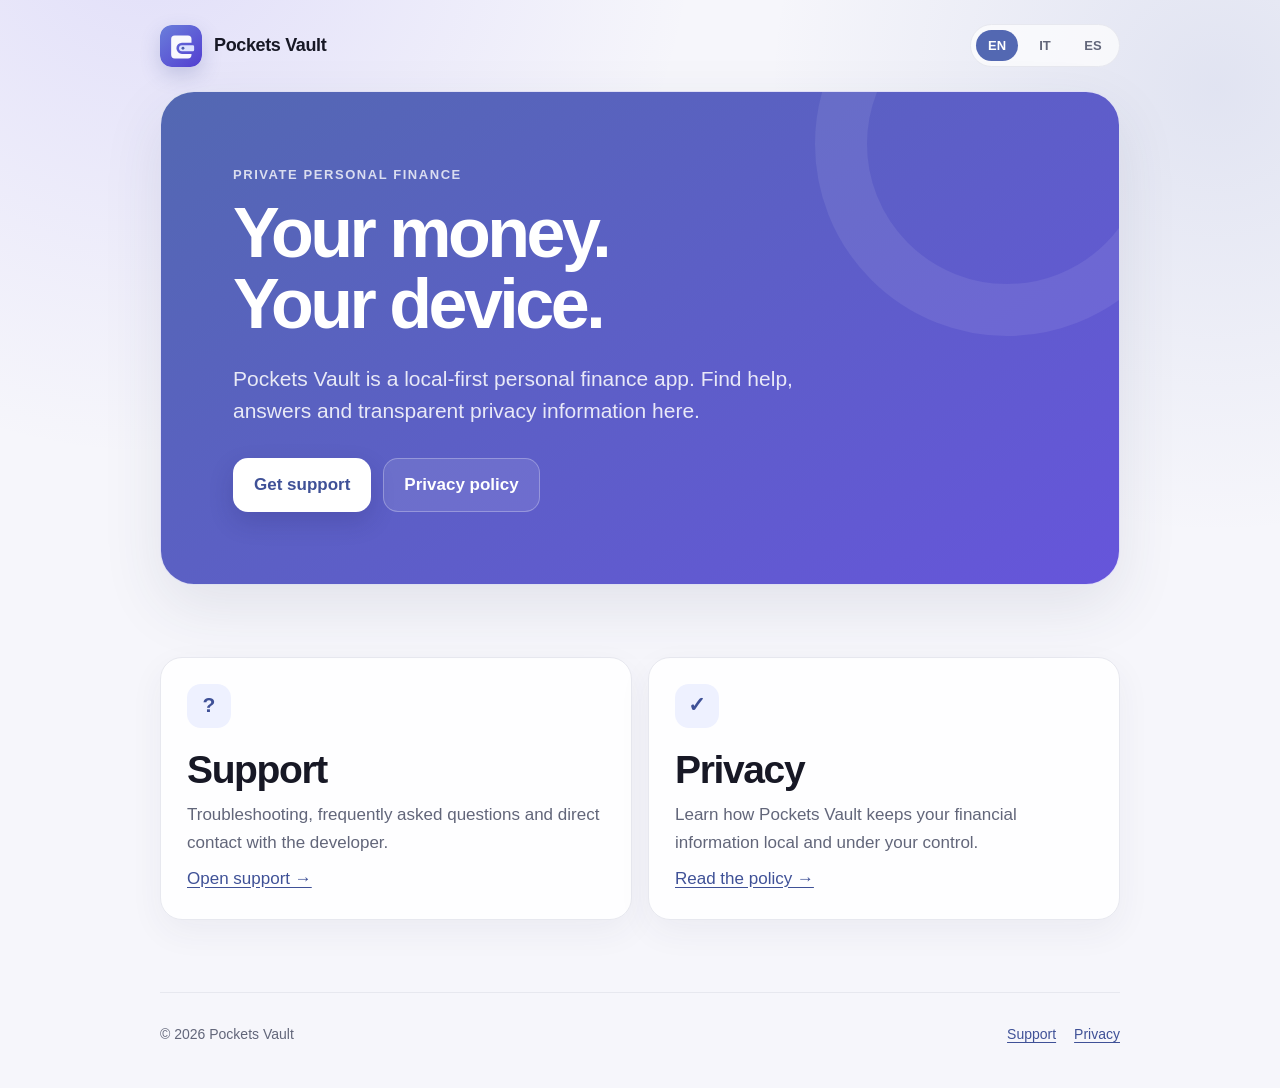
<file: docs/index.html>
<!doctype html>
<html lang="en">
<head>
  <meta charset="utf-8">
  <meta name="viewport" content="width=device-width, initial-scale=1">
  <meta name="description" content="Official support and privacy information for Pockets Vault.">
  <title>Pockets Vault</title>
  <link rel="icon" href="assets/icon.svg" type="image/svg+xml">
  <link rel="stylesheet" href="assets/site.css">
</head>
<body>
  <header class="site-header">
    <a class="brand" href="./"><img src="assets/icon.svg" alt=""><span>Pockets Vault</span></a>
    <nav class="language-nav" aria-label="Language">
      <a href="./" aria-current="page">EN</a>
      <a href="support/it/">IT</a>
      <a href="support/es/">ES</a>
    </nav>
  </header>
  <main class="page">
    <section class="hero">
      <p class="eyebrow">Private personal finance</p>
      <h1>Your money.<br>Your device.</h1>
      <p class="hero-copy">Pockets Vault is a local-first personal finance app. Find help, answers and transparent privacy information here.</p>
      <div class="hero-actions">
        <a class="button button-primary" href="support/">Get support</a>
        <a class="button button-secondary" href="privacy/">Privacy policy</a>
      </div>
    </section>
    <section class="section">
      <div class="grid">
        <article class="card">
          <div class="card-icon">?</div>
          <h2>Support</h2>
          <p>Troubleshooting, frequently asked questions and direct contact with the developer.</p>
          <p><a href="support/">Open support →</a></p>
        </article>
        <article class="card">
          <div class="card-icon">✓</div>
          <h2>Privacy</h2>
          <p>Learn how Pockets Vault keeps your financial information local and under your control.</p>
          <p><a href="privacy/">Read the policy →</a></p>
        </article>
      </div>
    </section>
  </main>
  <footer class="site-footer">
    <span>© 2026 Pockets Vault</span>
    <nav class="footer-links"><a href="support/">Support</a><a href="privacy/">Privacy</a></nav>
  </footer>
</body>
</html>
</file>
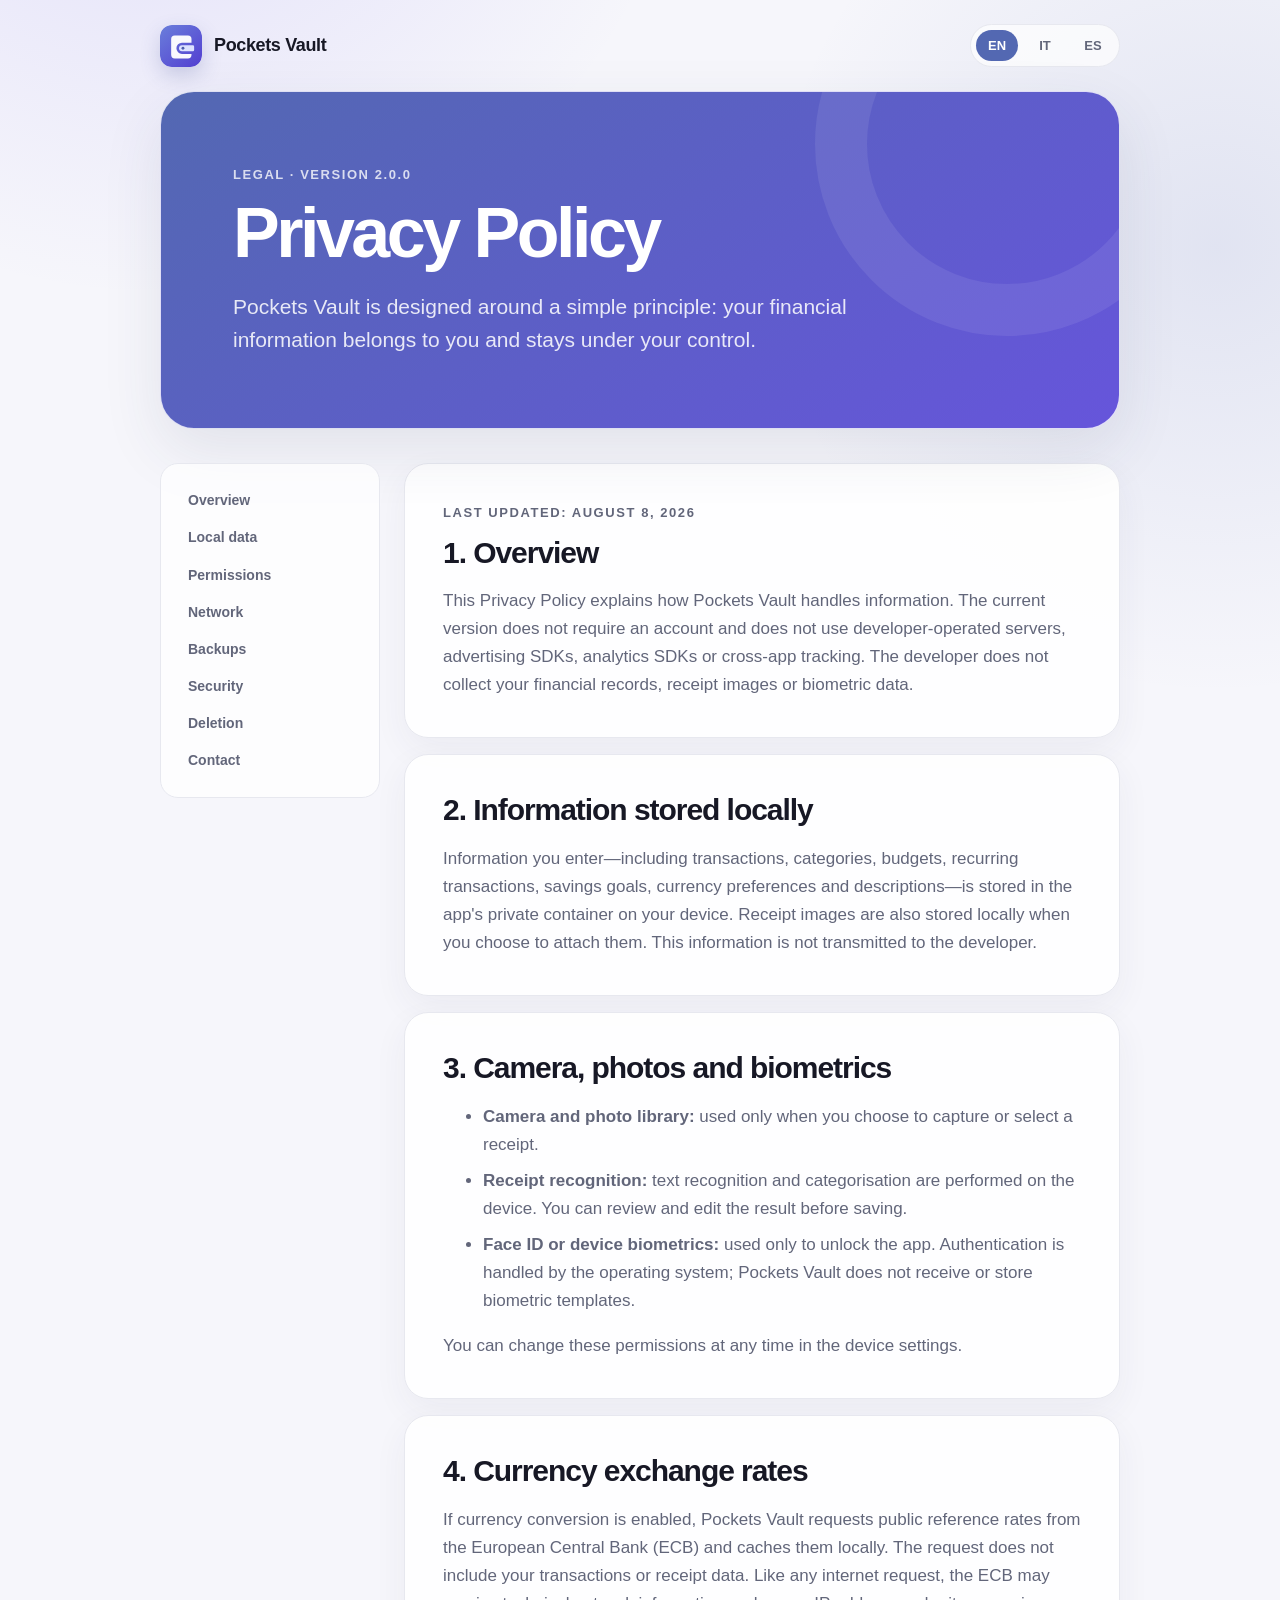
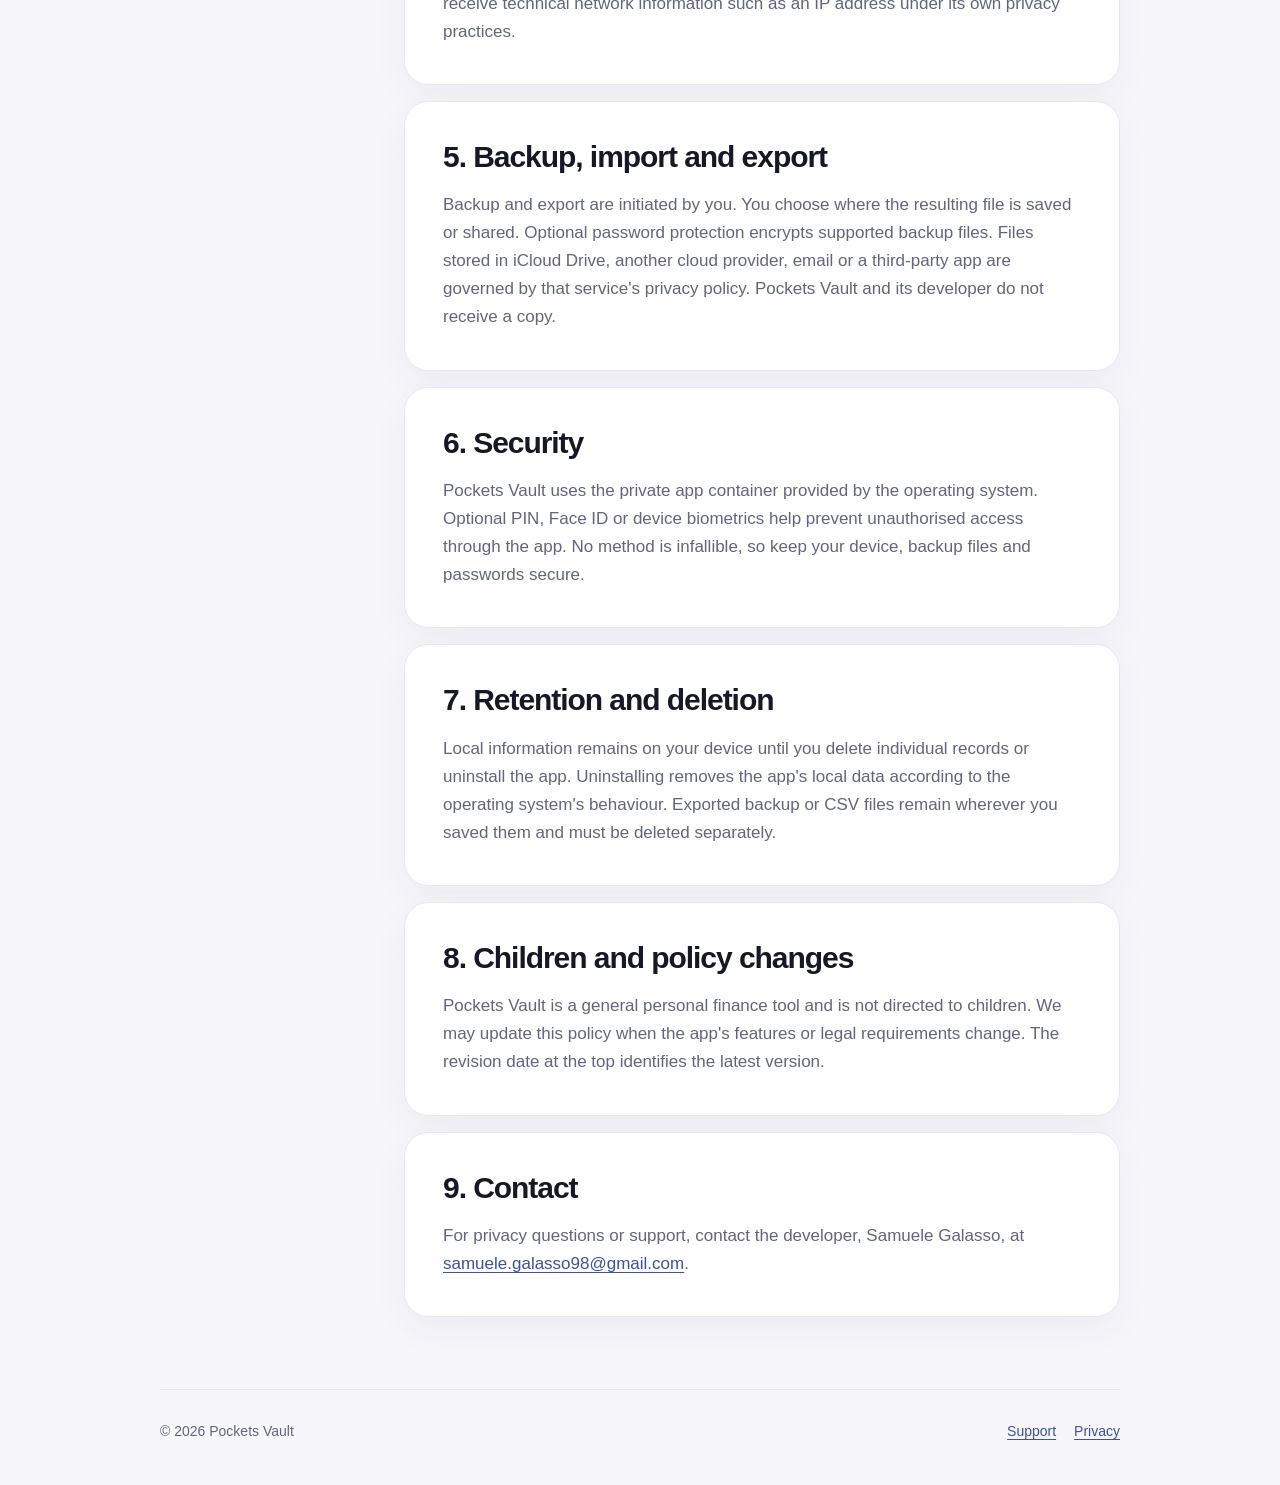
<file: docs/privacy/index.html>
<!doctype html>
<html lang="en">
<head>
  <meta charset="utf-8"><meta name="viewport" content="width=device-width, initial-scale=1">
  <meta name="description" content="Privacy Policy for Pockets Vault."><title>Privacy Policy — Pockets Vault</title>
  <link rel="icon" href="../assets/icon.svg" type="image/svg+xml"><link rel="stylesheet" href="../assets/site.css">
</head>
<body>
  <header class="site-header">
    <a class="brand" href="../"><img src="../assets/icon.svg" alt=""><span>Pockets Vault</span></a>
    <nav class="language-nav" aria-label="Language"><a href="./" aria-current="page">EN</a><a href="it/">IT</a><a href="es/">ES</a></nav>
  </header>
  <main class="page">
    <section class="hero"><p class="eyebrow">Legal · Version 2.0.0</p><h1>Privacy Policy</h1><p class="hero-copy">Pockets Vault is designed around a simple principle: your financial information belongs to you and stays under your control.</p></section>
    <div class="policy-layout">
      <nav class="policy-nav" aria-label="Policy sections"><a href="#overview">Overview</a><a href="#local-data">Local data</a><a href="#permissions">Permissions</a><a href="#network">Network</a><a href="#backup">Backups</a><a href="#security">Security</a><a href="#retention">Deletion</a><a href="#contact">Contact</a></nav>
      <div class="policy-content">
        <section class="policy-card" id="overview"><p class="eyebrow">Last updated: August 8, 2026</p><h2>1. Overview</h2><p>This Privacy Policy explains how Pockets Vault handles information. The current version does not require an account and does not use developer-operated servers, advertising SDKs, analytics SDKs or cross-app tracking. The developer does not collect your financial records, receipt images or biometric data.</p></section>
        <section class="policy-card" id="local-data"><h2>2. Information stored locally</h2><p>Information you enter—including transactions, categories, budgets, recurring transactions, savings goals, currency preferences and descriptions—is stored in the app's private container on your device. Receipt images are also stored locally when you choose to attach them. This information is not transmitted to the developer.</p></section>
        <section class="policy-card" id="permissions"><h2>3. Camera, photos and biometrics</h2><ul><li><strong>Camera and photo library:</strong> used only when you choose to capture or select a receipt.</li><li><strong>Receipt recognition:</strong> text recognition and categorisation are performed on the device. You can review and edit the result before saving.</li><li><strong>Face ID or device biometrics:</strong> used only to unlock the app. Authentication is handled by the operating system; Pockets Vault does not receive or store biometric templates.</li></ul><p>You can change these permissions at any time in the device settings.</p></section>
        <section class="policy-card" id="network"><h2>4. Currency exchange rates</h2><p>If currency conversion is enabled, Pockets Vault requests public reference rates from the European Central Bank (ECB) and caches them locally. The request does not include your transactions or receipt data. Like any internet request, the ECB may receive technical network information such as an IP address under its own privacy practices.</p></section>
        <section class="policy-card" id="backup"><h2>5. Backup, import and export</h2><p>Backup and export are initiated by you. You choose where the resulting file is saved or shared. Optional password protection encrypts supported backup files. Files stored in iCloud Drive, another cloud provider, email or a third-party app are governed by that service's privacy policy. Pockets Vault and its developer do not receive a copy.</p></section>
        <section class="policy-card" id="security"><h2>6. Security</h2><p>Pockets Vault uses the private app container provided by the operating system. Optional PIN, Face ID or device biometrics help prevent unauthorised access through the app. No method is infallible, so keep your device, backup files and passwords secure.</p></section>
        <section class="policy-card" id="retention"><h2>7. Retention and deletion</h2><p>Local information remains on your device until you delete individual records or uninstall the app. Uninstalling removes the app's local data according to the operating system's behaviour. Exported backup or CSV files remain wherever you saved them and must be deleted separately.</p></section>
        <section class="policy-card"><h2>8. Children and policy changes</h2><p>Pockets Vault is a general personal finance tool and is not directed to children. We may update this policy when the app's features or legal requirements change. The revision date at the top identifies the latest version.</p></section>
        <section class="policy-card" id="contact"><h2>9. Contact</h2><p>For privacy questions or support, contact the developer, Samuele Galasso, at <a href="mailto:samuele.galasso98@gmail.com?subject=Pockets%20Vault%20Privacy">samuele.galasso98@gmail.com</a>.</p></section>
      </div>
    </div>
  </main>
  <footer class="site-footer"><span>© 2026 Pockets Vault</span><nav class="footer-links"><a href="../support/">Support</a><a href="./">Privacy</a></nav></footer>
</body>
</html>
</file>
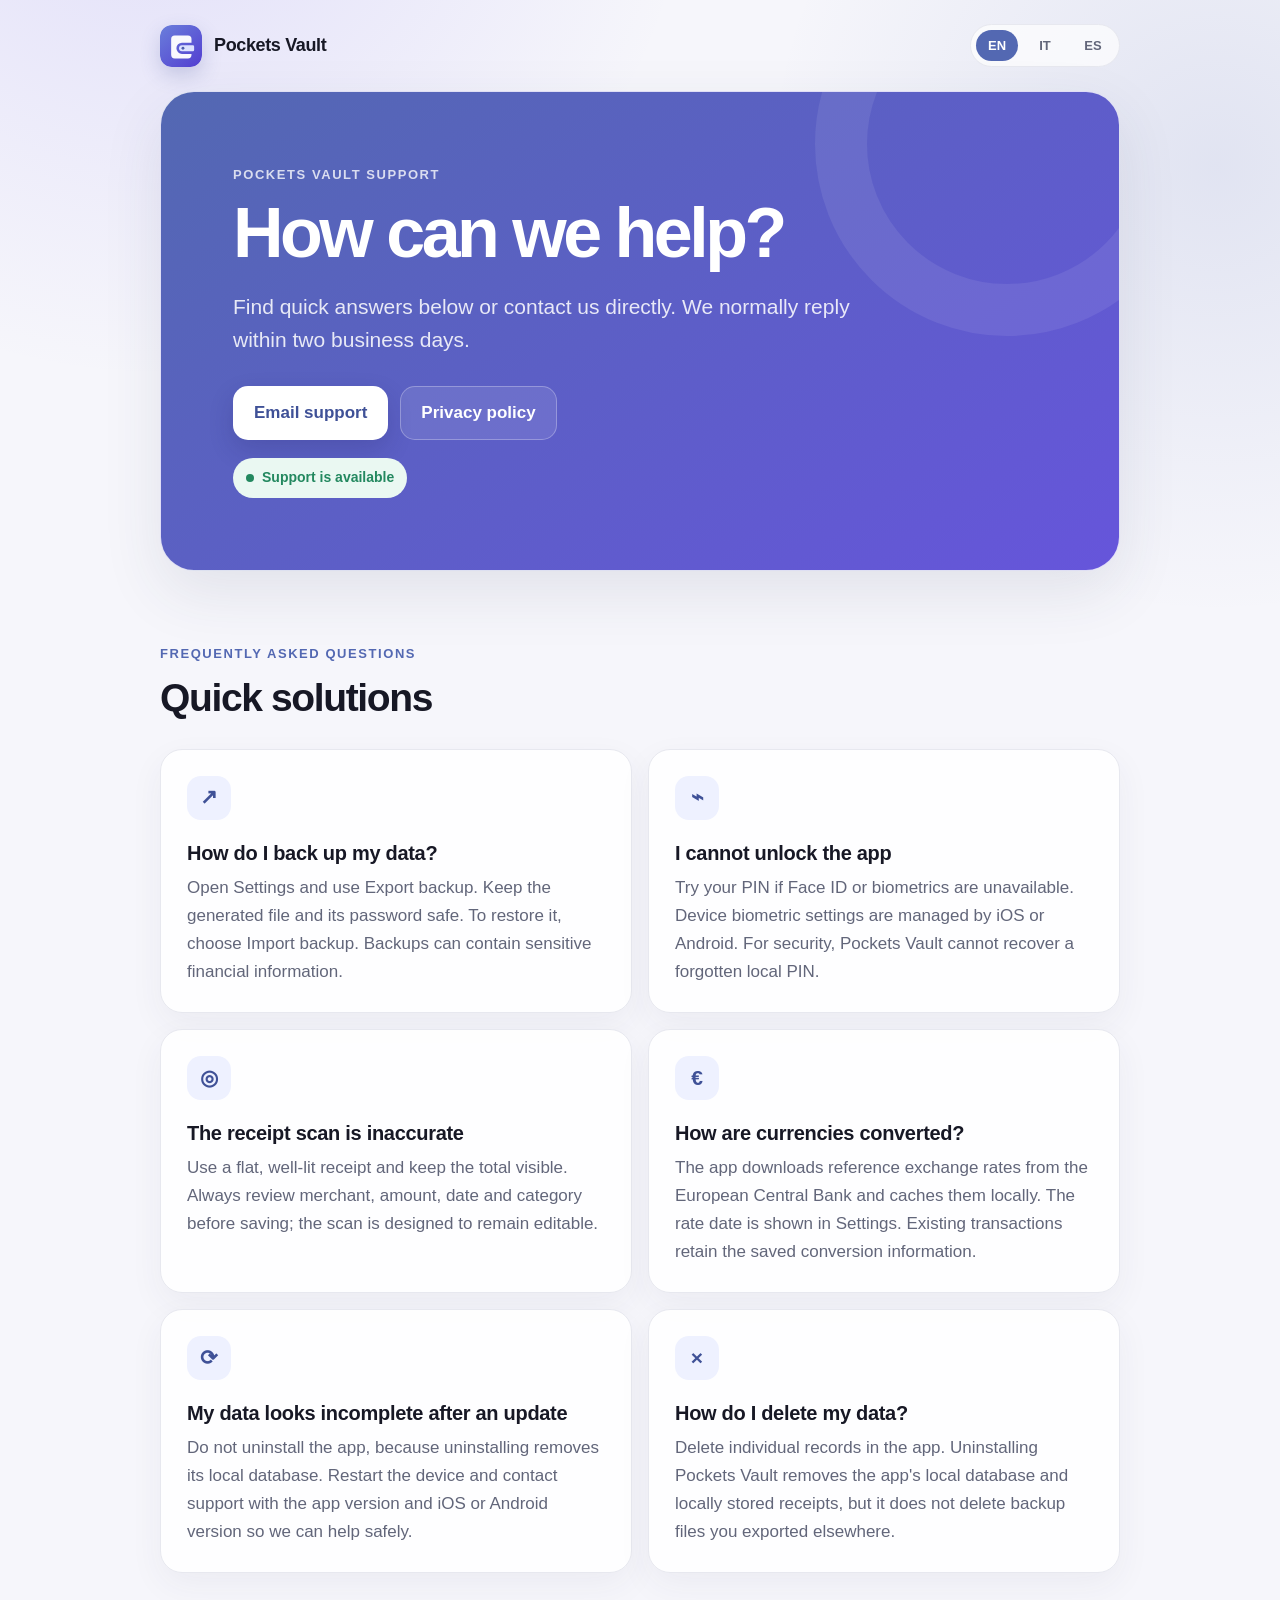
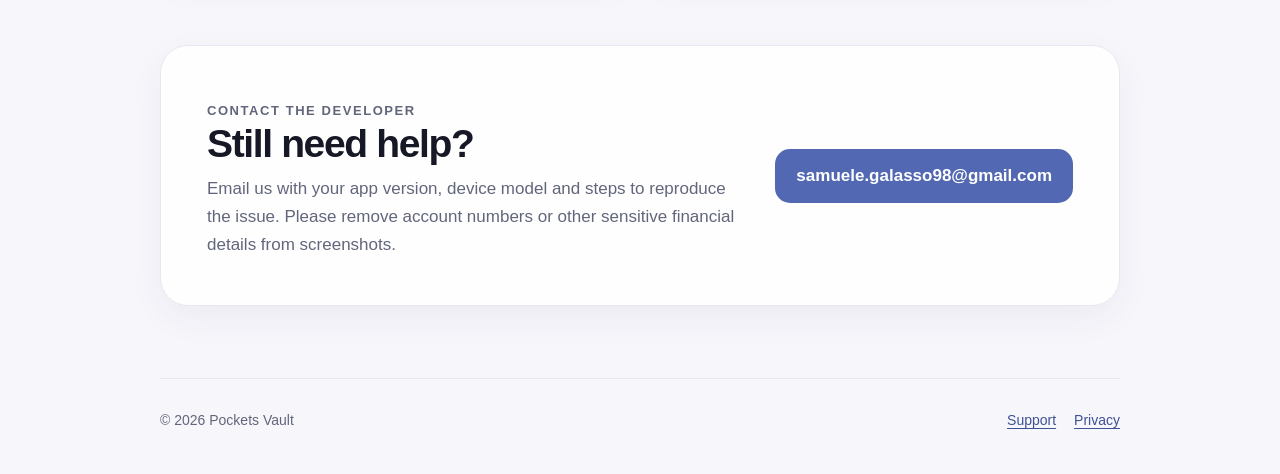
<file: docs/support/index.html>
<!doctype html>
<html lang="en">
<head>
  <meta charset="utf-8">
  <meta name="viewport" content="width=device-width, initial-scale=1">
  <meta name="description" content="Official support for Pockets Vault, the private personal finance app.">
  <title>Support — Pockets Vault</title>
  <link rel="icon" href="../assets/icon.svg" type="image/svg+xml">
  <link rel="stylesheet" href="../assets/site.css">
</head>
<body>
  <header class="site-header">
    <a class="brand" href="../"><img src="../assets/icon.svg" alt=""><span>Pockets Vault</span></a>
    <nav class="language-nav" aria-label="Language">
      <a href="./" aria-current="page">EN</a><a href="it/">IT</a><a href="es/">ES</a>
    </nav>
  </header>
  <main class="page">
    <section class="hero">
      <p class="eyebrow">Pockets Vault Support</p>
      <h1>How can we help?</h1>
      <p class="hero-copy">Find quick answers below or contact us directly. We normally reply within two business days.</p>
      <div class="hero-actions">
        <a class="button button-primary" href="mailto:samuele.galasso98@gmail.com?subject=Pockets%20Vault%20Support">Email support</a>
        <a class="button button-secondary" href="../privacy/">Privacy policy</a>
      </div>
      <span class="status-pill">Support is available</span>
    </section>
    <section class="section" id="faq">
      <div class="section-heading"><p class="eyebrow">Frequently asked questions</p><h2>Quick solutions</h2></div>
      <div class="grid">
        <article class="card"><div class="card-icon">↗</div><h3>How do I back up my data?</h3><p>Open Settings and use Export backup. Keep the generated file and its password safe. To restore it, choose Import backup. Backups can contain sensitive financial information.</p></article>
        <article class="card"><div class="card-icon">⌁</div><h3>I cannot unlock the app</h3><p>Try your PIN if Face ID or biometrics are unavailable. Device biometric settings are managed by iOS or Android. For security, Pockets Vault cannot recover a forgotten local PIN.</p></article>
        <article class="card"><div class="card-icon">◎</div><h3>The receipt scan is inaccurate</h3><p>Use a flat, well-lit receipt and keep the total visible. Always review merchant, amount, date and category before saving; the scan is designed to remain editable.</p></article>
        <article class="card"><div class="card-icon">€</div><h3>How are currencies converted?</h3><p>The app downloads reference exchange rates from the European Central Bank and caches them locally. The rate date is shown in Settings. Existing transactions retain the saved conversion information.</p></article>
        <article class="card"><div class="card-icon">⟳</div><h3>My data looks incomplete after an update</h3><p>Do not uninstall the app, because uninstalling removes its local database. Restart the device and contact support with the app version and iOS or Android version so we can help safely.</p></article>
        <article class="card"><div class="card-icon">×</div><h3>How do I delete my data?</h3><p>Delete individual records in the app. Uninstalling Pockets Vault removes the app's local database and locally stored receipts, but it does not delete backup files you exported elsewhere.</p></article>
      </div>
    </section>
    <section class="section">
      <div class="contact-card">
        <div><p class="eyebrow">Contact the developer</p><h2>Still need help?</h2><p>Email us with your app version, device model and steps to reproduce the issue. Please remove account numbers or other sensitive financial details from screenshots.</p></div>
        <a class="button" href="mailto:samuele.galasso98@gmail.com?subject=Pockets%20Vault%20Support">samuele.galasso98@gmail.com</a>
      </div>
    </section>
  </main>
  <footer class="site-footer"><span>© 2026 Pockets Vault</span><nav class="footer-links"><a href="./">Support</a><a href="../privacy/">Privacy</a></nav></footer>
</body>
</html>
</file>
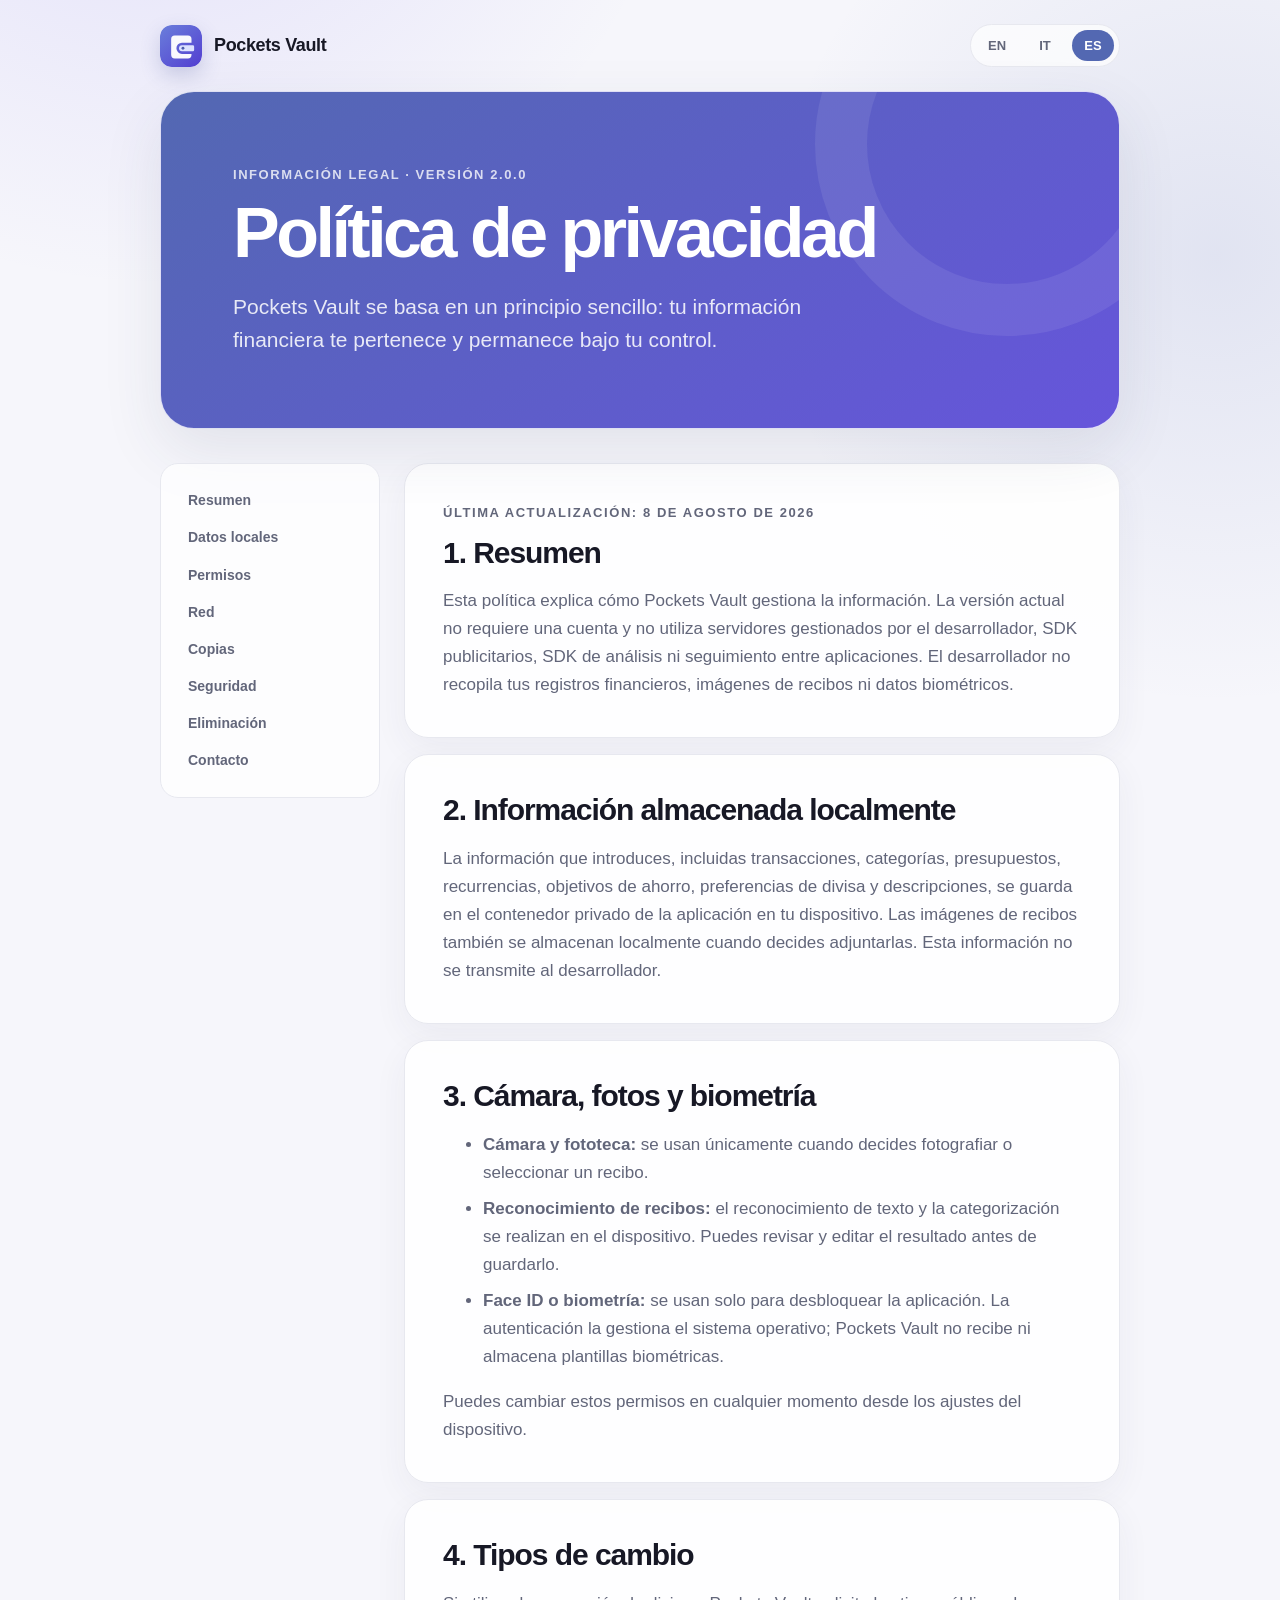
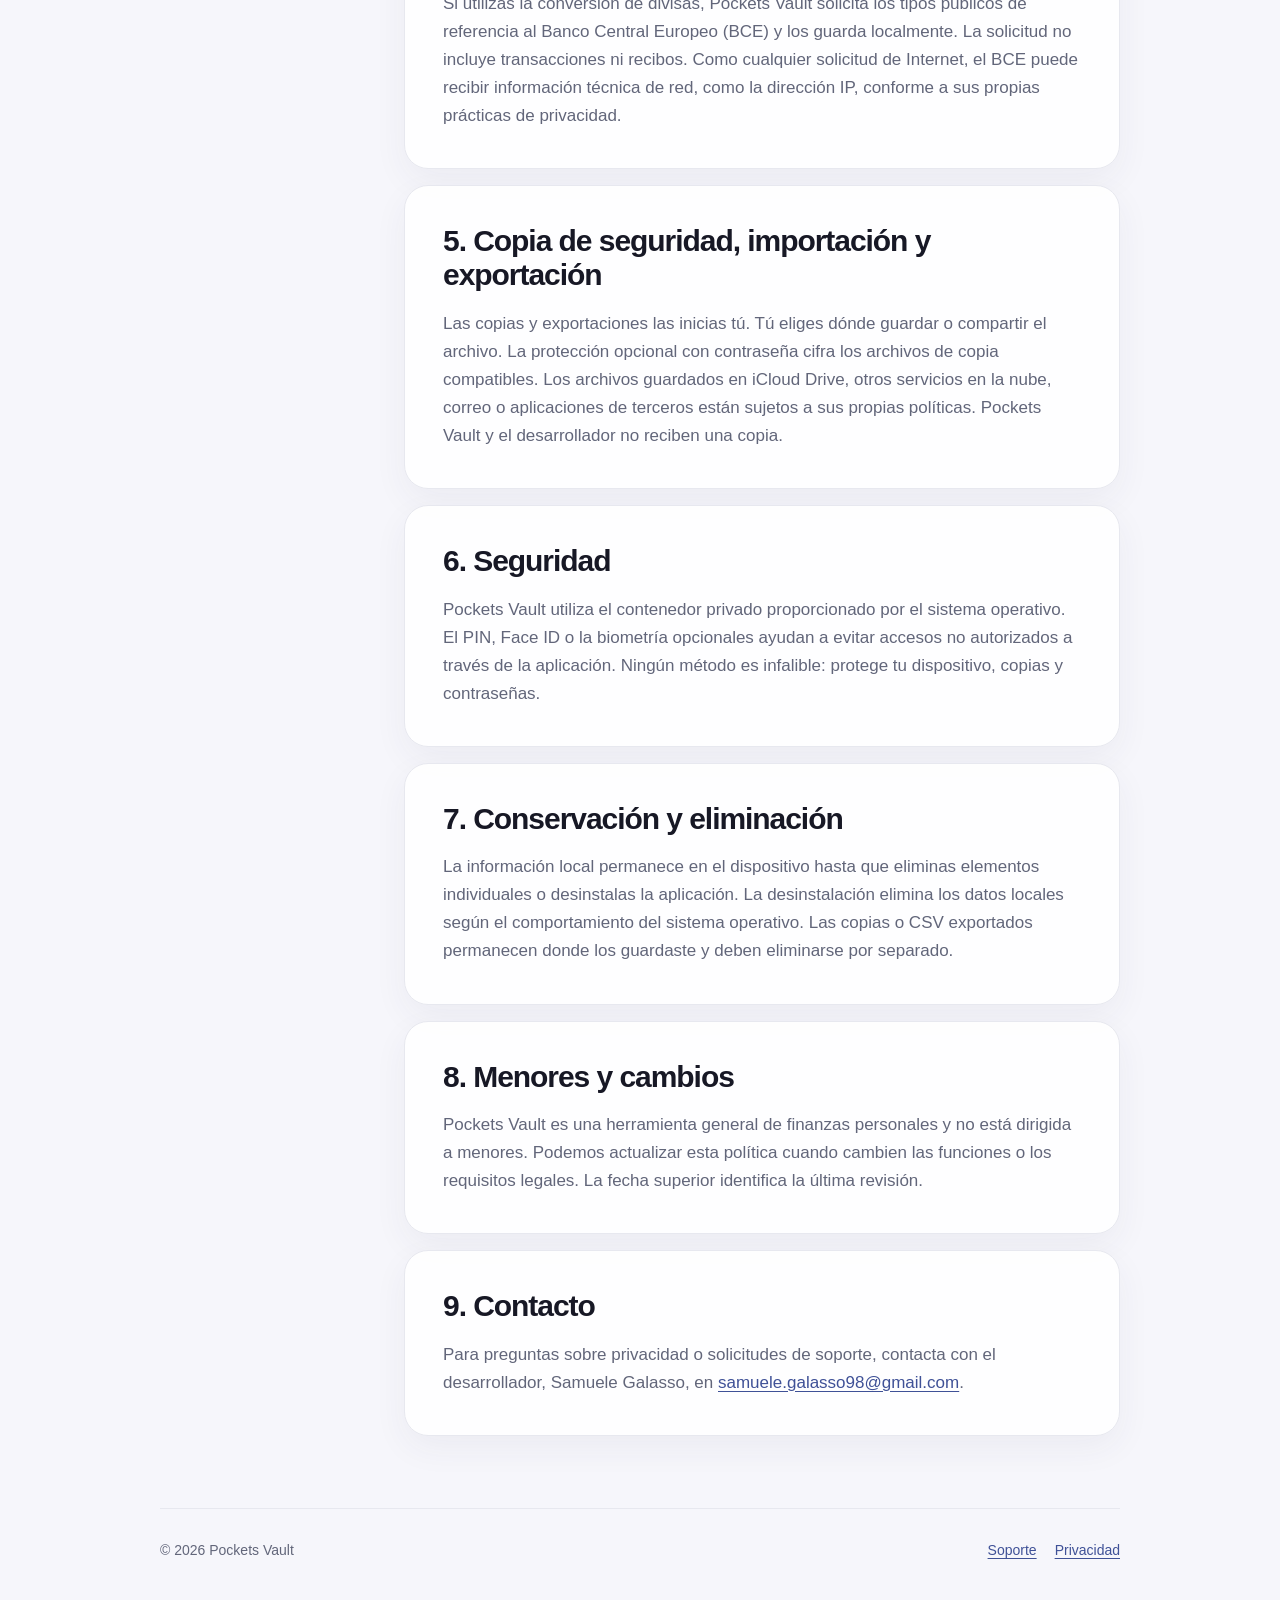
<file: docs/privacy/es/index.html>
<!doctype html>
<html lang="es">
<head>
  <meta charset="utf-8"><meta name="viewport" content="width=device-width, initial-scale=1">
  <meta name="description" content="Política de privacidad de Pockets Vault."><title>Política de privacidad — Pockets Vault</title>
  <link rel="icon" href="../../assets/icon.svg" type="image/svg+xml"><link rel="stylesheet" href="../../assets/site.css">
</head>
<body>
  <header class="site-header">
    <a class="brand" href="../../"><img src="../../assets/icon.svg" alt=""><span>Pockets Vault</span></a>
    <nav class="language-nav" aria-label="Idioma"><a href="../">EN</a><a href="../it/">IT</a><a href="./" aria-current="page">ES</a></nav>
  </header>
  <main class="page">
    <section class="hero"><p class="eyebrow">Información legal · Versión 2.0.0</p><h1>Política de privacidad</h1><p class="hero-copy">Pockets Vault se basa en un principio sencillo: tu información financiera te pertenece y permanece bajo tu control.</p></section>
    <div class="policy-layout">
      <nav class="policy-nav" aria-label="Secciones"><a href="#overview">Resumen</a><a href="#local-data">Datos locales</a><a href="#permissions">Permisos</a><a href="#network">Red</a><a href="#backup">Copias</a><a href="#security">Seguridad</a><a href="#retention">Eliminación</a><a href="#contact">Contacto</a></nav>
      <div class="policy-content">
        <section class="policy-card" id="overview"><p class="eyebrow">Última actualización: 8 de agosto de 2026</p><h2>1. Resumen</h2><p>Esta política explica cómo Pockets Vault gestiona la información. La versión actual no requiere una cuenta y no utiliza servidores gestionados por el desarrollador, SDK publicitarios, SDK de análisis ni seguimiento entre aplicaciones. El desarrollador no recopila tus registros financieros, imágenes de recibos ni datos biométricos.</p></section>
        <section class="policy-card" id="local-data"><h2>2. Información almacenada localmente</h2><p>La información que introduces, incluidas transacciones, categorías, presupuestos, recurrencias, objetivos de ahorro, preferencias de divisa y descripciones, se guarda en el contenedor privado de la aplicación en tu dispositivo. Las imágenes de recibos también se almacenan localmente cuando decides adjuntarlas. Esta información no se transmite al desarrollador.</p></section>
        <section class="policy-card" id="permissions"><h2>3. Cámara, fotos y biometría</h2><ul><li><strong>Cámara y fototeca:</strong> se usan únicamente cuando decides fotografiar o seleccionar un recibo.</li><li><strong>Reconocimiento de recibos:</strong> el reconocimiento de texto y la categorización se realizan en el dispositivo. Puedes revisar y editar el resultado antes de guardarlo.</li><li><strong>Face ID o biometría:</strong> se usan solo para desbloquear la aplicación. La autenticación la gestiona el sistema operativo; Pockets Vault no recibe ni almacena plantillas biométricas.</li></ul><p>Puedes cambiar estos permisos en cualquier momento desde los ajustes del dispositivo.</p></section>
        <section class="policy-card" id="network"><h2>4. Tipos de cambio</h2><p>Si utilizas la conversión de divisas, Pockets Vault solicita los tipos públicos de referencia al Banco Central Europeo (BCE) y los guarda localmente. La solicitud no incluye transacciones ni recibos. Como cualquier solicitud de Internet, el BCE puede recibir información técnica de red, como la dirección IP, conforme a sus propias prácticas de privacidad.</p></section>
        <section class="policy-card" id="backup"><h2>5. Copia de seguridad, importación y exportación</h2><p>Las copias y exportaciones las inicias tú. Tú eliges dónde guardar o compartir el archivo. La protección opcional con contraseña cifra los archivos de copia compatibles. Los archivos guardados en iCloud Drive, otros servicios en la nube, correo o aplicaciones de terceros están sujetos a sus propias políticas. Pockets Vault y el desarrollador no reciben una copia.</p></section>
        <section class="policy-card" id="security"><h2>6. Seguridad</h2><p>Pockets Vault utiliza el contenedor privado proporcionado por el sistema operativo. El PIN, Face ID o la biometría opcionales ayudan a evitar accesos no autorizados a través de la aplicación. Ningún método es infalible: protege tu dispositivo, copias y contraseñas.</p></section>
        <section class="policy-card" id="retention"><h2>7. Conservación y eliminación</h2><p>La información local permanece en el dispositivo hasta que eliminas elementos individuales o desinstalas la aplicación. La desinstalación elimina los datos locales según el comportamiento del sistema operativo. Las copias o CSV exportados permanecen donde los guardaste y deben eliminarse por separado.</p></section>
        <section class="policy-card"><h2>8. Menores y cambios</h2><p>Pockets Vault es una herramienta general de finanzas personales y no está dirigida a menores. Podemos actualizar esta política cuando cambien las funciones o los requisitos legales. La fecha superior identifica la última revisión.</p></section>
        <section class="policy-card" id="contact"><h2>9. Contacto</h2><p>Para preguntas sobre privacidad o solicitudes de soporte, contacta con el desarrollador, Samuele Galasso, en <a href="mailto:samuele.galasso98@gmail.com?subject=Privacidad%20Pockets%20Vault">samuele.galasso98@gmail.com</a>.</p></section>
      </div>
    </div>
  </main>
  <footer class="site-footer"><span>© 2026 Pockets Vault</span><nav class="footer-links"><a href="../../support/es/">Soporte</a><a href="./">Privacidad</a></nav></footer>
</body>
</html>
</file>
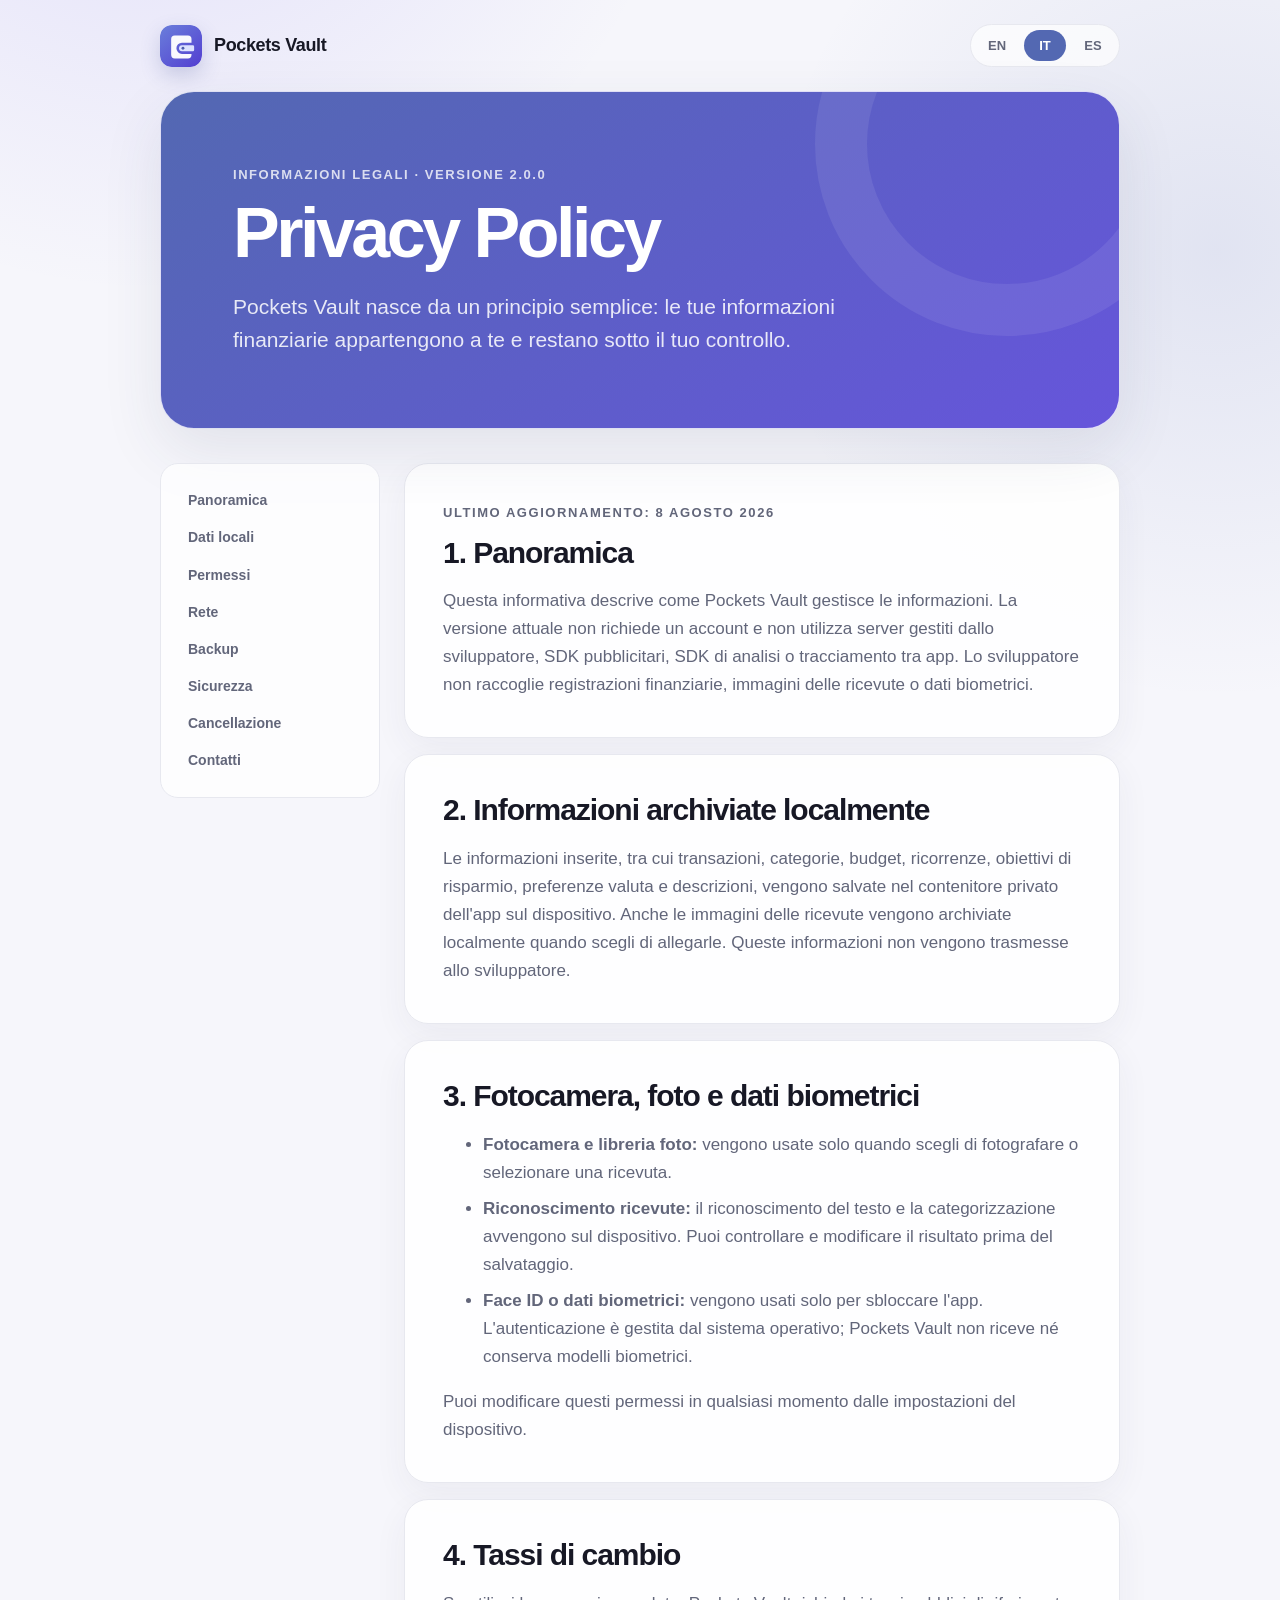
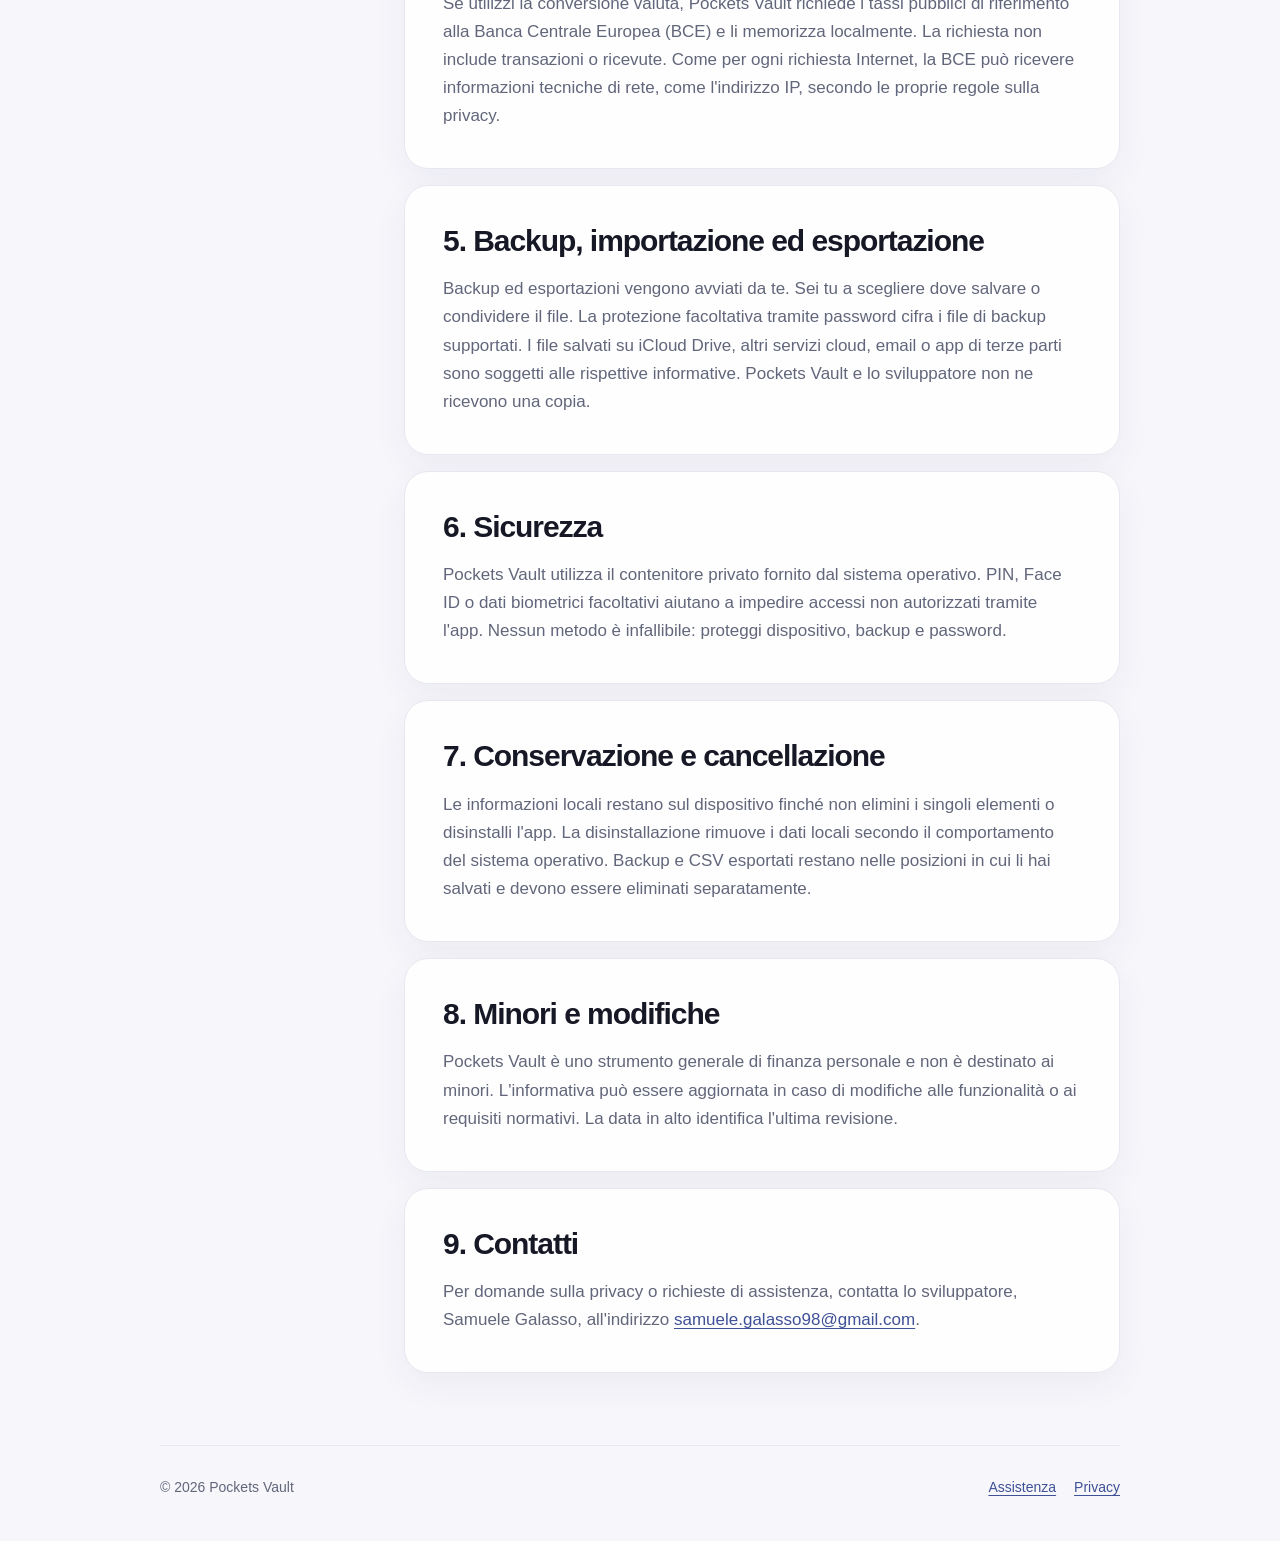
<file: docs/privacy/it/index.html>
<!doctype html>
<html lang="it">
<head>
  <meta charset="utf-8"><meta name="viewport" content="width=device-width, initial-scale=1">
  <meta name="description" content="Informativa sulla privacy di Pockets Vault."><title>Privacy Policy — Pockets Vault</title>
  <link rel="icon" href="../../assets/icon.svg" type="image/svg+xml"><link rel="stylesheet" href="../../assets/site.css">
</head>
<body>
  <header class="site-header">
    <a class="brand" href="../../"><img src="../../assets/icon.svg" alt=""><span>Pockets Vault</span></a>
    <nav class="language-nav" aria-label="Lingua"><a href="../">EN</a><a href="./" aria-current="page">IT</a><a href="../es/">ES</a></nav>
  </header>
  <main class="page">
    <section class="hero"><p class="eyebrow">Informazioni legali · Versione 2.0.0</p><h1>Privacy Policy</h1><p class="hero-copy">Pockets Vault nasce da un principio semplice: le tue informazioni finanziarie appartengono a te e restano sotto il tuo controllo.</p></section>
    <div class="policy-layout">
      <nav class="policy-nav" aria-label="Sezioni"><a href="#overview">Panoramica</a><a href="#local-data">Dati locali</a><a href="#permissions">Permessi</a><a href="#network">Rete</a><a href="#backup">Backup</a><a href="#security">Sicurezza</a><a href="#retention">Cancellazione</a><a href="#contact">Contatti</a></nav>
      <div class="policy-content">
        <section class="policy-card" id="overview"><p class="eyebrow">Ultimo aggiornamento: 8 agosto 2026</p><h2>1. Panoramica</h2><p>Questa informativa descrive come Pockets Vault gestisce le informazioni. La versione attuale non richiede un account e non utilizza server gestiti dallo sviluppatore, SDK pubblicitari, SDK di analisi o tracciamento tra app. Lo sviluppatore non raccoglie registrazioni finanziarie, immagini delle ricevute o dati biometrici.</p></section>
        <section class="policy-card" id="local-data"><h2>2. Informazioni archiviate localmente</h2><p>Le informazioni inserite, tra cui transazioni, categorie, budget, ricorrenze, obiettivi di risparmio, preferenze valuta e descrizioni, vengono salvate nel contenitore privato dell'app sul dispositivo. Anche le immagini delle ricevute vengono archiviate localmente quando scegli di allegarle. Queste informazioni non vengono trasmesse allo sviluppatore.</p></section>
        <section class="policy-card" id="permissions"><h2>3. Fotocamera, foto e dati biometrici</h2><ul><li><strong>Fotocamera e libreria foto:</strong> vengono usate solo quando scegli di fotografare o selezionare una ricevuta.</li><li><strong>Riconoscimento ricevute:</strong> il riconoscimento del testo e la categorizzazione avvengono sul dispositivo. Puoi controllare e modificare il risultato prima del salvataggio.</li><li><strong>Face ID o dati biometrici:</strong> vengono usati solo per sbloccare l'app. L'autenticazione è gestita dal sistema operativo; Pockets Vault non riceve né conserva modelli biometrici.</li></ul><p>Puoi modificare questi permessi in qualsiasi momento dalle impostazioni del dispositivo.</p></section>
        <section class="policy-card" id="network"><h2>4. Tassi di cambio</h2><p>Se utilizzi la conversione valuta, Pockets Vault richiede i tassi pubblici di riferimento alla Banca Centrale Europea (BCE) e li memorizza localmente. La richiesta non include transazioni o ricevute. Come per ogni richiesta Internet, la BCE può ricevere informazioni tecniche di rete, come l'indirizzo IP, secondo le proprie regole sulla privacy.</p></section>
        <section class="policy-card" id="backup"><h2>5. Backup, importazione ed esportazione</h2><p>Backup ed esportazioni vengono avviati da te. Sei tu a scegliere dove salvare o condividere il file. La protezione facoltativa tramite password cifra i file di backup supportati. I file salvati su iCloud Drive, altri servizi cloud, email o app di terze parti sono soggetti alle rispettive informative. Pockets Vault e lo sviluppatore non ne ricevono una copia.</p></section>
        <section class="policy-card" id="security"><h2>6. Sicurezza</h2><p>Pockets Vault utilizza il contenitore privato fornito dal sistema operativo. PIN, Face ID o dati biometrici facoltativi aiutano a impedire accessi non autorizzati tramite l'app. Nessun metodo è infallibile: proteggi dispositivo, backup e password.</p></section>
        <section class="policy-card" id="retention"><h2>7. Conservazione e cancellazione</h2><p>Le informazioni locali restano sul dispositivo finché non elimini i singoli elementi o disinstalli l'app. La disinstallazione rimuove i dati locali secondo il comportamento del sistema operativo. Backup e CSV esportati restano nelle posizioni in cui li hai salvati e devono essere eliminati separatamente.</p></section>
        <section class="policy-card"><h2>8. Minori e modifiche</h2><p>Pockets Vault è uno strumento generale di finanza personale e non è destinato ai minori. L'informativa può essere aggiornata in caso di modifiche alle funzionalità o ai requisiti normativi. La data in alto identifica l'ultima revisione.</p></section>
        <section class="policy-card" id="contact"><h2>9. Contatti</h2><p>Per domande sulla privacy o richieste di assistenza, contatta lo sviluppatore, Samuele Galasso, all'indirizzo <a href="mailto:samuele.galasso98@gmail.com?subject=Privacy%20Pockets%20Vault">samuele.galasso98@gmail.com</a>.</p></section>
      </div>
    </div>
  </main>
  <footer class="site-footer"><span>© 2026 Pockets Vault</span><nav class="footer-links"><a href="../../support/it/">Assistenza</a><a href="./">Privacy</a></nav></footer>
</body>
</html>
</file>
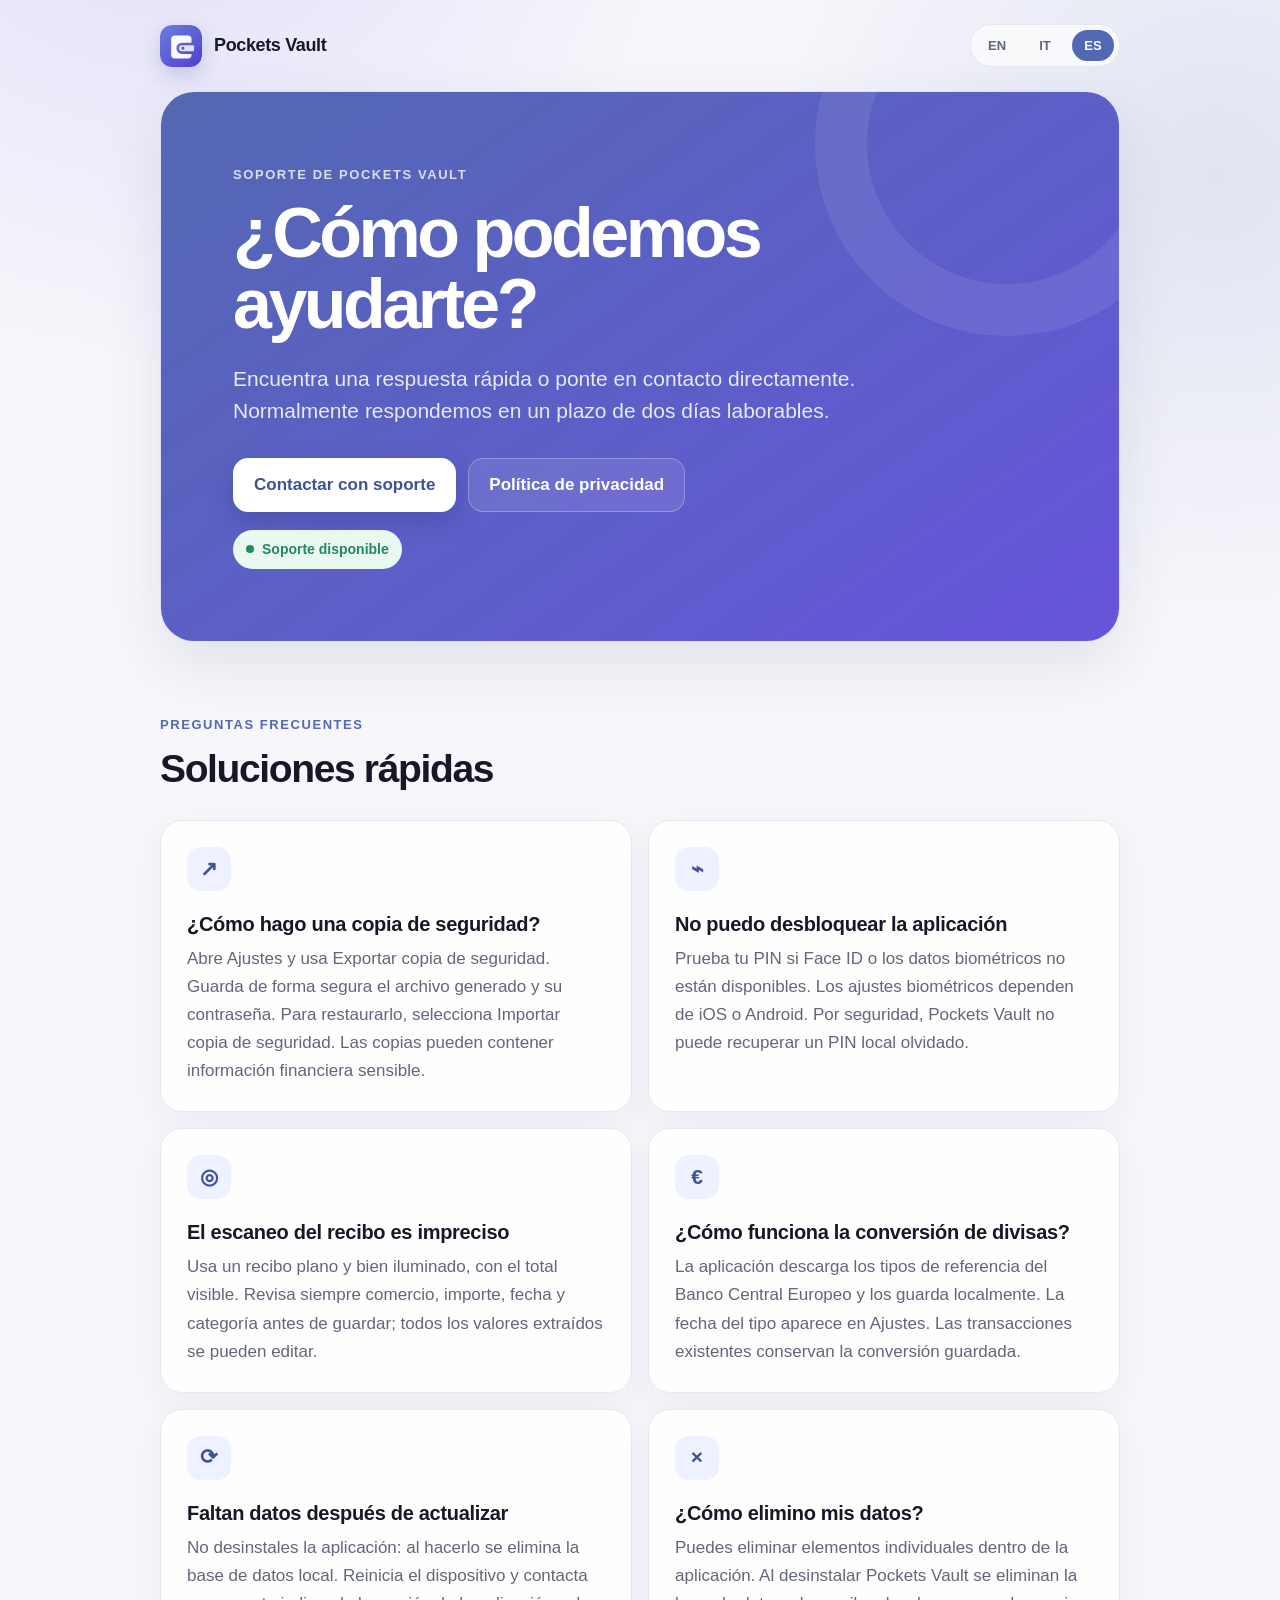
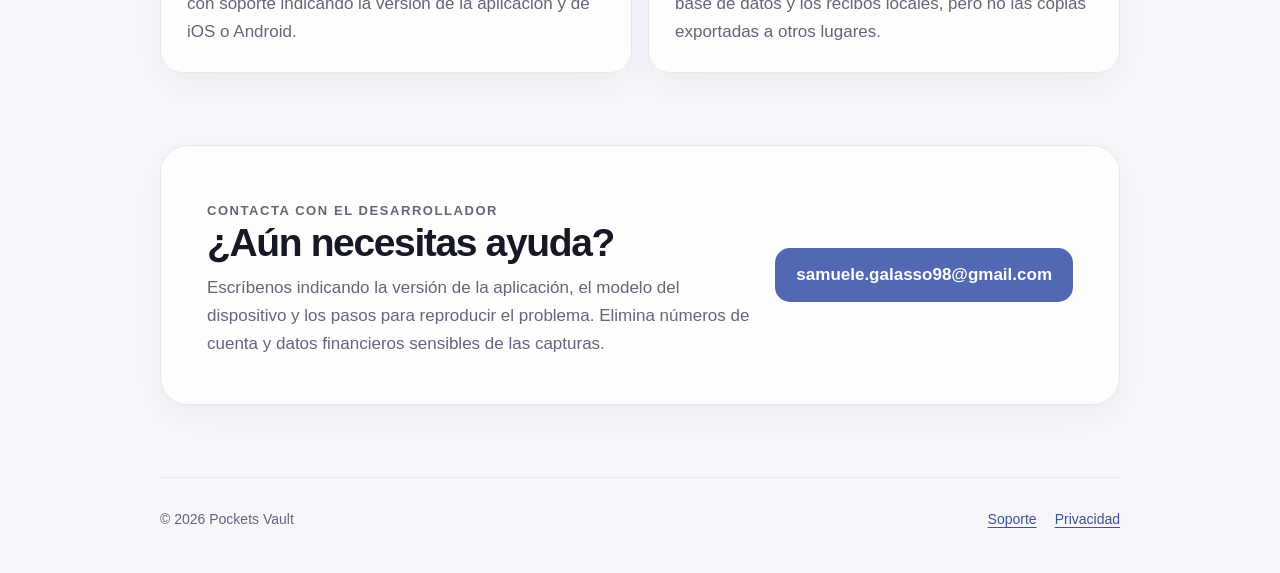
<file: docs/support/es/index.html>
<!doctype html>
<html lang="es">
<head>
  <meta charset="utf-8"><meta name="viewport" content="width=device-width, initial-scale=1">
  <meta name="description" content="Soporte oficial de Pockets Vault, la aplicación privada de finanzas personales.">
  <title>Soporte — Pockets Vault</title>
  <link rel="icon" href="../../assets/icon.svg" type="image/svg+xml"><link rel="stylesheet" href="../../assets/site.css">
</head>
<body>
  <header class="site-header">
    <a class="brand" href="../../"><img src="../../assets/icon.svg" alt=""><span>Pockets Vault</span></a>
    <nav class="language-nav" aria-label="Idioma"><a href="../">EN</a><a href="../it/">IT</a><a href="./" aria-current="page">ES</a></nav>
  </header>
  <main class="page">
    <section class="hero">
      <p class="eyebrow">Soporte de Pockets Vault</p><h1>¿Cómo podemos ayudarte?</h1>
      <p class="hero-copy">Encuentra una respuesta rápida o ponte en contacto directamente. Normalmente respondemos en un plazo de dos días laborables.</p>
      <div class="hero-actions"><a class="button button-primary" href="mailto:samuele.galasso98@gmail.com?subject=Soporte%20Pockets%20Vault">Contactar con soporte</a><a class="button button-secondary" href="../../privacy/es/">Política de privacidad</a></div>
      <span class="status-pill">Soporte disponible</span>
    </section>
    <section class="section" id="faq">
      <div class="section-heading"><p class="eyebrow">Preguntas frecuentes</p><h2>Soluciones rápidas</h2></div>
      <div class="grid">
        <article class="card"><div class="card-icon">↗</div><h3>¿Cómo hago una copia de seguridad?</h3><p>Abre Ajustes y usa Exportar copia de seguridad. Guarda de forma segura el archivo generado y su contraseña. Para restaurarlo, selecciona Importar copia de seguridad. Las copias pueden contener información financiera sensible.</p></article>
        <article class="card"><div class="card-icon">⌁</div><h3>No puedo desbloquear la aplicación</h3><p>Prueba tu PIN si Face ID o los datos biométricos no están disponibles. Los ajustes biométricos dependen de iOS o Android. Por seguridad, Pockets Vault no puede recuperar un PIN local olvidado.</p></article>
        <article class="card"><div class="card-icon">◎</div><h3>El escaneo del recibo es impreciso</h3><p>Usa un recibo plano y bien iluminado, con el total visible. Revisa siempre comercio, importe, fecha y categoría antes de guardar; todos los valores extraídos se pueden editar.</p></article>
        <article class="card"><div class="card-icon">€</div><h3>¿Cómo funciona la conversión de divisas?</h3><p>La aplicación descarga los tipos de referencia del Banco Central Europeo y los guarda localmente. La fecha del tipo aparece en Ajustes. Las transacciones existentes conservan la conversión guardada.</p></article>
        <article class="card"><div class="card-icon">⟳</div><h3>Faltan datos después de actualizar</h3><p>No desinstales la aplicación: al hacerlo se elimina la base de datos local. Reinicia el dispositivo y contacta con soporte indicando la versión de la aplicación y de iOS o Android.</p></article>
        <article class="card"><div class="card-icon">×</div><h3>¿Cómo elimino mis datos?</h3><p>Puedes eliminar elementos individuales dentro de la aplicación. Al desinstalar Pockets Vault se eliminan la base de datos y los recibos locales, pero no las copias exportadas a otros lugares.</p></article>
      </div>
    </section>
    <section class="section"><div class="contact-card"><div><p class="eyebrow">Contacta con el desarrollador</p><h2>¿Aún necesitas ayuda?</h2><p>Escríbenos indicando la versión de la aplicación, el modelo del dispositivo y los pasos para reproducir el problema. Elimina números de cuenta y datos financieros sensibles de las capturas.</p></div><a class="button" href="mailto:samuele.galasso98@gmail.com?subject=Soporte%20Pockets%20Vault">samuele.galasso98@gmail.com</a></div></section>
  </main>
  <footer class="site-footer"><span>© 2026 Pockets Vault</span><nav class="footer-links"><a href="./">Soporte</a><a href="../../privacy/es/">Privacidad</a></nav></footer>
</body>
</html>
</file>
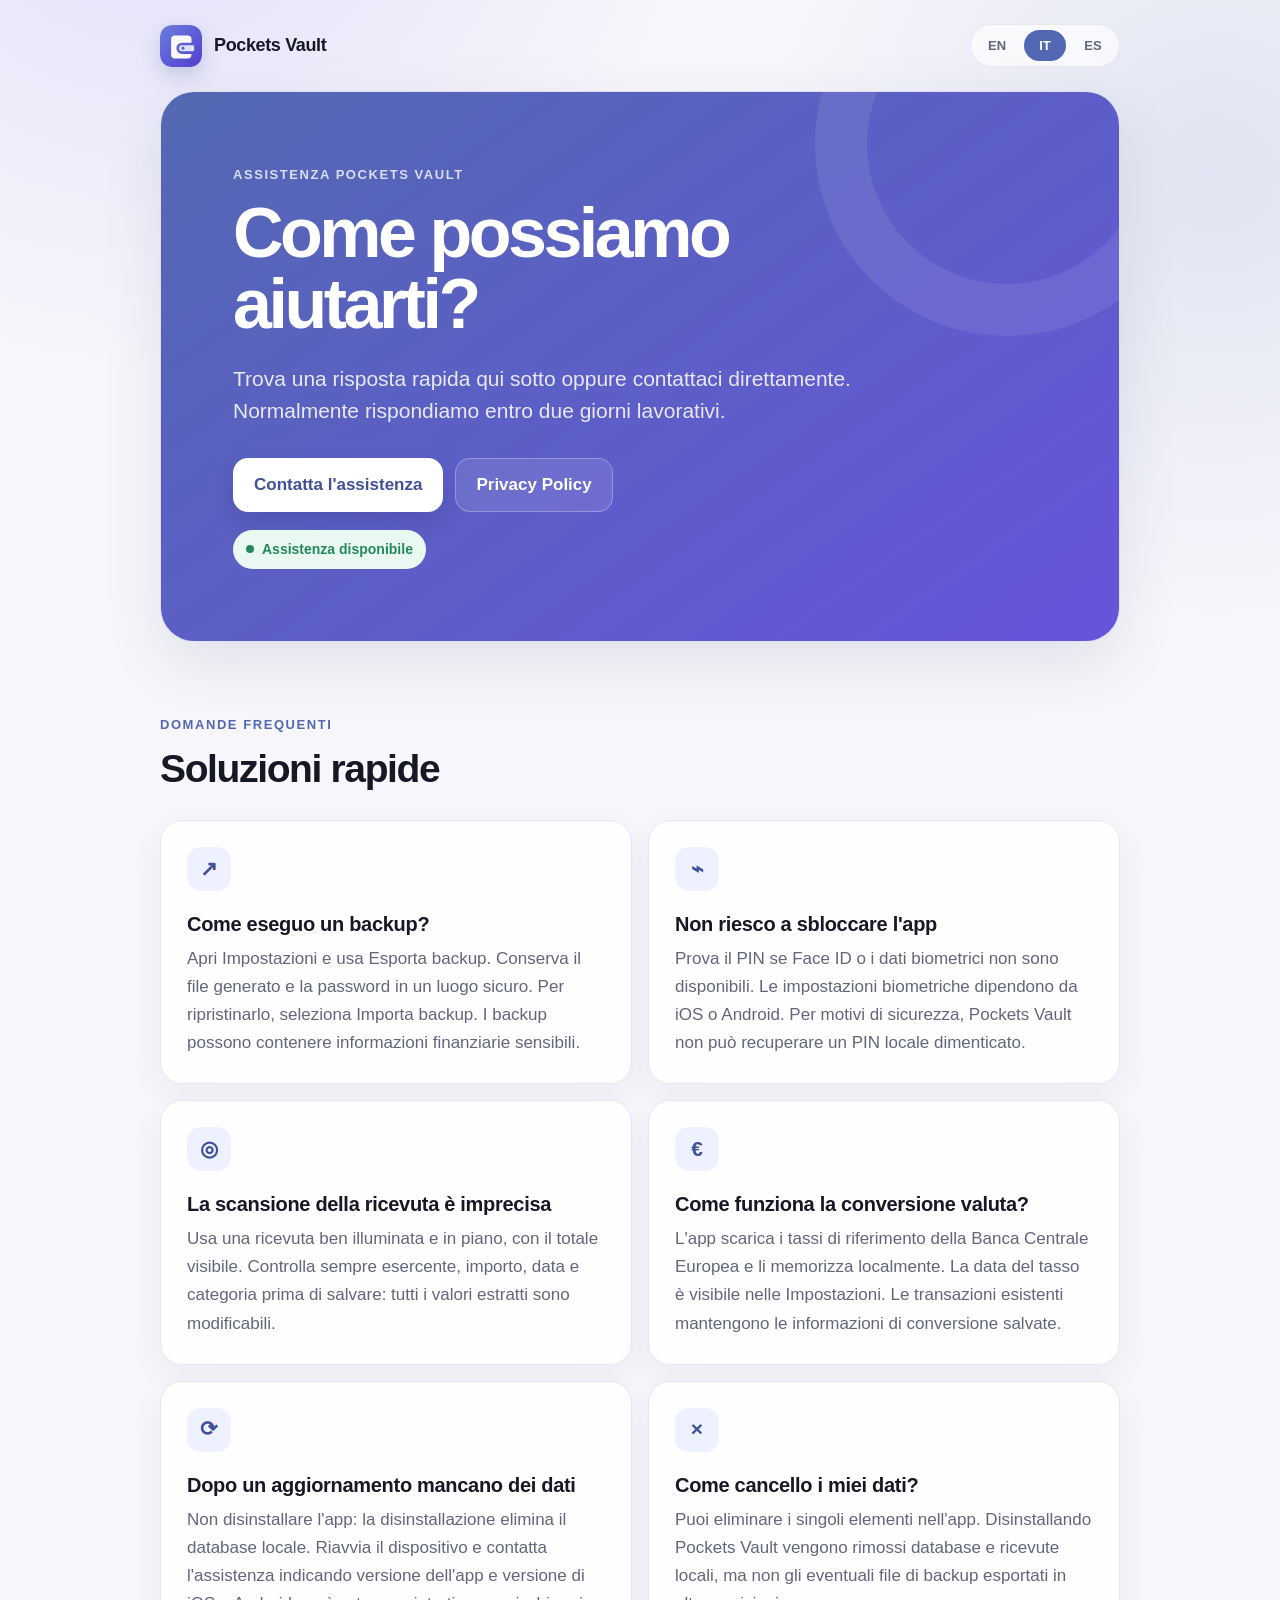
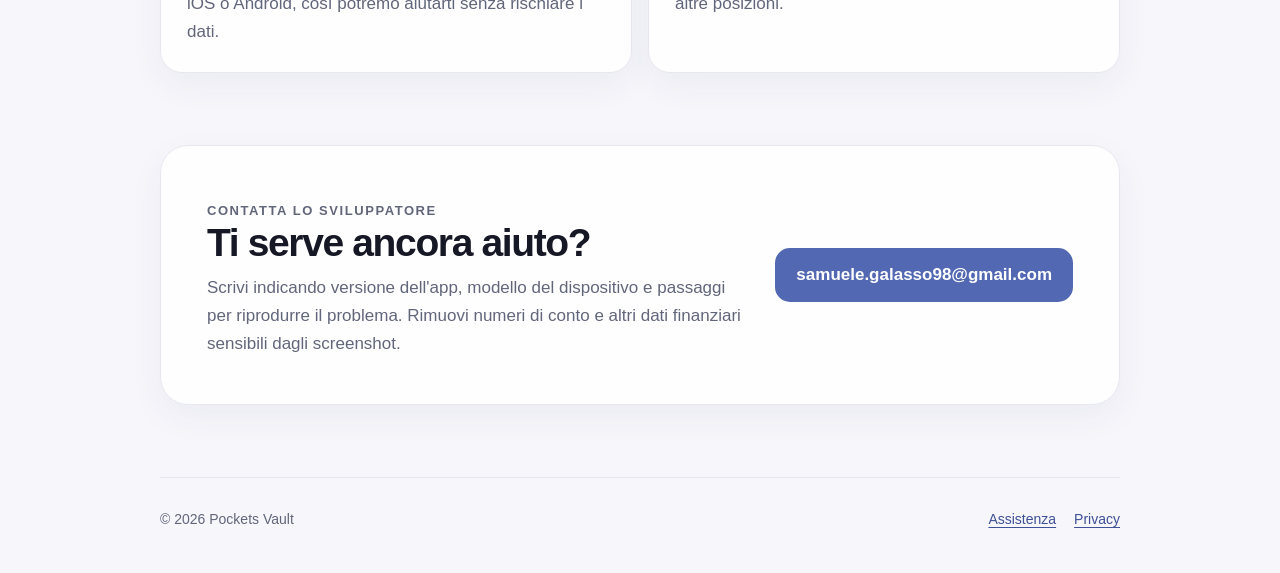
<file: docs/support/it/index.html>
<!doctype html>
<html lang="it">
<head>
  <meta charset="utf-8"><meta name="viewport" content="width=device-width, initial-scale=1">
  <meta name="description" content="Assistenza ufficiale per Pockets Vault, l'app privata per la gestione delle finanze personali.">
  <title>Assistenza — Pockets Vault</title>
  <link rel="icon" href="../../assets/icon.svg" type="image/svg+xml"><link rel="stylesheet" href="../../assets/site.css">
</head>
<body>
  <header class="site-header">
    <a class="brand" href="../../"><img src="../../assets/icon.svg" alt=""><span>Pockets Vault</span></a>
    <nav class="language-nav" aria-label="Lingua"><a href="../">EN</a><a href="./" aria-current="page">IT</a><a href="../es/">ES</a></nav>
  </header>
  <main class="page">
    <section class="hero">
      <p class="eyebrow">Assistenza Pockets Vault</p><h1>Come possiamo aiutarti?</h1>
      <p class="hero-copy">Trova una risposta rapida qui sotto oppure contattaci direttamente. Normalmente rispondiamo entro due giorni lavorativi.</p>
      <div class="hero-actions"><a class="button button-primary" href="mailto:samuele.galasso98@gmail.com?subject=Assistenza%20Pockets%20Vault">Contatta l'assistenza</a><a class="button button-secondary" href="../../privacy/it/">Privacy Policy</a></div>
      <span class="status-pill">Assistenza disponibile</span>
    </section>
    <section class="section" id="faq">
      <div class="section-heading"><p class="eyebrow">Domande frequenti</p><h2>Soluzioni rapide</h2></div>
      <div class="grid">
        <article class="card"><div class="card-icon">↗</div><h3>Come eseguo un backup?</h3><p>Apri Impostazioni e usa Esporta backup. Conserva il file generato e la password in un luogo sicuro. Per ripristinarlo, seleziona Importa backup. I backup possono contenere informazioni finanziarie sensibili.</p></article>
        <article class="card"><div class="card-icon">⌁</div><h3>Non riesco a sbloccare l'app</h3><p>Prova il PIN se Face ID o i dati biometrici non sono disponibili. Le impostazioni biometriche dipendono da iOS o Android. Per motivi di sicurezza, Pockets Vault non può recuperare un PIN locale dimenticato.</p></article>
        <article class="card"><div class="card-icon">◎</div><h3>La scansione della ricevuta è imprecisa</h3><p>Usa una ricevuta ben illuminata e in piano, con il totale visibile. Controlla sempre esercente, importo, data e categoria prima di salvare: tutti i valori estratti sono modificabili.</p></article>
        <article class="card"><div class="card-icon">€</div><h3>Come funziona la conversione valuta?</h3><p>L'app scarica i tassi di riferimento della Banca Centrale Europea e li memorizza localmente. La data del tasso è visibile nelle Impostazioni. Le transazioni esistenti mantengono le informazioni di conversione salvate.</p></article>
        <article class="card"><div class="card-icon">⟳</div><h3>Dopo un aggiornamento mancano dei dati</h3><p>Non disinstallare l'app: la disinstallazione elimina il database locale. Riavvia il dispositivo e contatta l'assistenza indicando versione dell'app e versione di iOS o Android, così potremo aiutarti senza rischiare i dati.</p></article>
        <article class="card"><div class="card-icon">×</div><h3>Come cancello i miei dati?</h3><p>Puoi eliminare i singoli elementi nell'app. Disinstallando Pockets Vault vengono rimossi database e ricevute locali, ma non gli eventuali file di backup esportati in altre posizioni.</p></article>
      </div>
    </section>
    <section class="section"><div class="contact-card"><div><p class="eyebrow">Contatta lo sviluppatore</p><h2>Ti serve ancora aiuto?</h2><p>Scrivi indicando versione dell'app, modello del dispositivo e passaggi per riprodurre il problema. Rimuovi numeri di conto e altri dati finanziari sensibili dagli screenshot.</p></div><a class="button" href="mailto:samuele.galasso98@gmail.com?subject=Assistenza%20Pockets%20Vault">samuele.galasso98@gmail.com</a></div></section>
  </main>
  <footer class="site-footer"><span>© 2026 Pockets Vault</span><nav class="footer-links"><a href="./">Assistenza</a><a href="../../privacy/it/">Privacy</a></nav></footer>
</body>
</html>
</file>
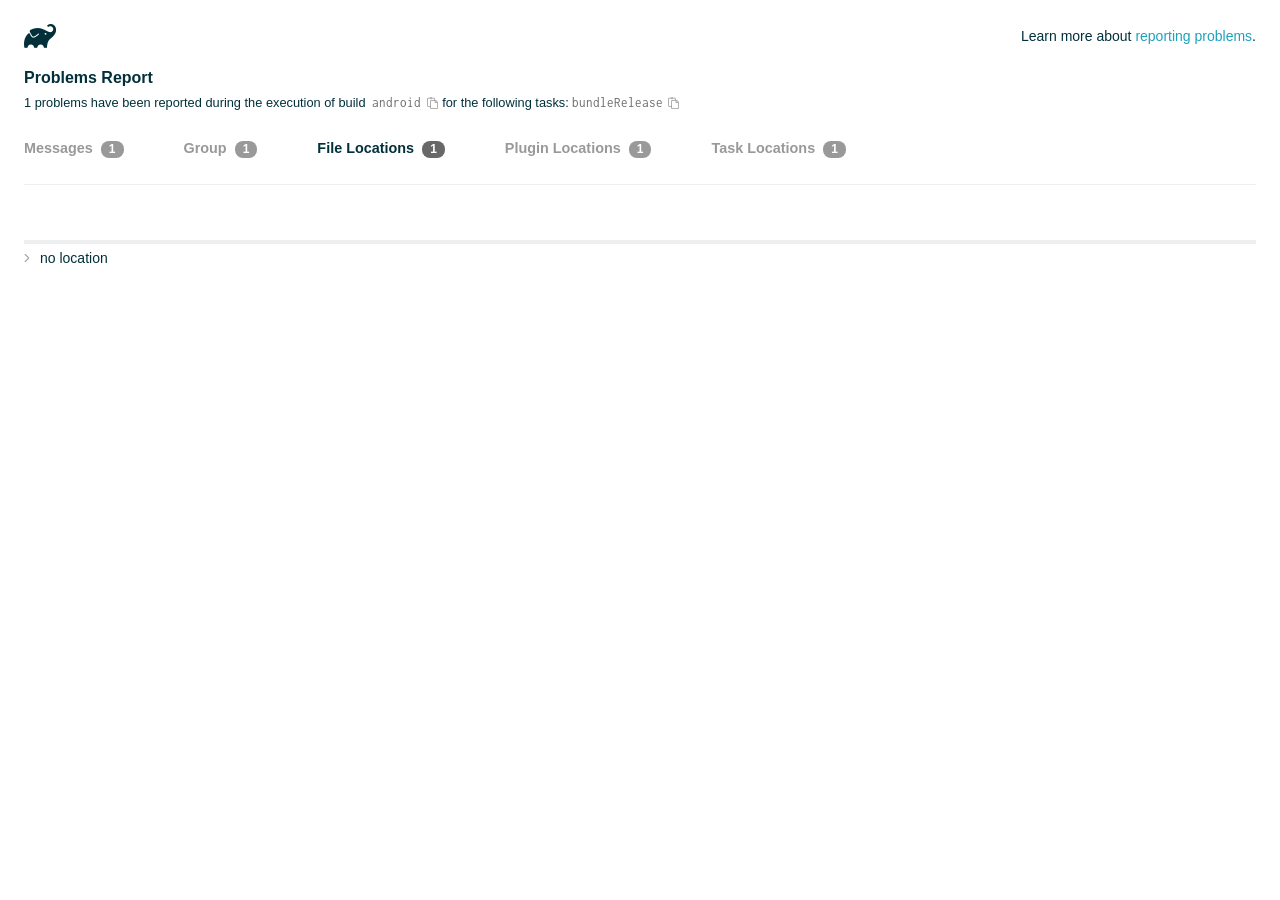
<file: android/build/reports/problems/problems-report.html>
<!DOCTYPE html>

<html lang="en">
<head>
    <!-- Required meta tags -->
    <meta charset="utf-8">
    <meta name="viewport" content="width=device-width, initial-scale=1, shrink-to-fit=no">

                    <style type="text/css">
                /*! normalize.css v7.0.0 | MIT License | github.com/necolas/normalize.css */
html {
    line-height: 1.15;
    -ms-text-size-adjust: 100%;
    -webkit-text-size-adjust: 100%
}

body {
    margin: 0
}

article, aside, footer, header, nav, section {
    display: block
}

h1 {
    font-size: 2em;
    margin: .67em 0
}

figcaption, figure, main {
    display: block
}

figure {
    margin: 1em 40px
}

hr {
    box-sizing: content-box;
    height: 0;
    overflow: visible
}

pre {
    font-family: monospace, monospace;
    font-size: 1em
}

a {
    background-color: transparent;
    -webkit-text-decoration-skip: objects
}

abbr[title] {
    border-bottom: none;
    text-decoration: underline;
    text-decoration: underline dotted
}

b, strong {
    font-weight: inherit
}

b, strong {
    font-weight: bolder
}

code, kbd, samp {
    font-family: monospace, monospace;
    font-size: 1em
}

dfn {
    font-style: italic
}

mark {
    background-color: #ff0;
    color: #000
}

small {
    font-size: 80%
}

sub, sup {
    font-size: 75%;
    line-height: 0;
    position: relative;
    vertical-align: baseline
}

sub {
    bottom: -.25em
}

sup {
    top: -.5em
}

audio, video {
    display: inline-block
}

audio:not([controls]) {
    display: none;
    height: 0
}

img {
    border-style: none
}

svg:not(:root) {
    overflow: hidden
}

button, input, optgroup, select, textarea {
    font-family: sans-serif;
    font-size: 100%;
    line-height: 1.15;
    margin: 0
}

button, input {
    overflow: visible
}

button, select {
    text-transform: none
}

[type=reset], [type=submit], button, html [type=button] {
    -webkit-appearance: button
}

[type=button]::-moz-focus-inner, [type=reset]::-moz-focus-inner, [type=submit]::-moz-focus-inner, button::-moz-focus-inner {
    border-style: none;
    padding: 0
}

[type=button]:-moz-focusring, [type=reset]:-moz-focusring, [type=submit]:-moz-focusring, button:-moz-focusring {
    outline: 1px dotted ButtonText
}

fieldset {
    padding: .35em .75em .625em
}

legend {
    box-sizing: border-box;
    color: inherit;
    display: table;
    max-width: 100%;
    padding: 0;
    white-space: normal
}

progress {
    display: inline-block;
    vertical-align: baseline
}

textarea {
    overflow: auto
}

[type=checkbox], [type=radio] {
    box-sizing: border-box;
    padding: 0
}

[type=number]::-webkit-inner-spin-button, [type=number]::-webkit-outer-spin-button {
    height: auto
}

[type=search] {
    -webkit-appearance: textfield;
    outline-offset: -2px
}

[type=search]::-webkit-search-cancel-button, [type=search]::-webkit-search-decoration {
    -webkit-appearance: none
}

::-webkit-file-upload-button {
    -webkit-appearance: button;
    font: inherit
}

details, menu {
    display: block
}

summary {
    display: list-item
}

canvas {
    display: inline-block
}

template {
    display: none
}

[hidden] {
    display: none
}

/* configuration cache styles */

.report-wrapper {
    margin: 0;
    padding: 0 24px;
}

.gradle-logo {
    width: 32px;
    height: 24px;
    background-image: url("[data-uri]");
    background-size: contain;
}

.header {
    display: flex;
    flex-wrap: wrap;
    position: fixed;
    top: 0;
    left: 0;
    width: 100%;
    padding: 24px 24px 0 24px;
    background-color: white;
    z-index: 1;
}

.learn-more {
    margin-left: auto;
    align-self: center;
    font-size: 0.875rem;
    font-weight: normal;
}

.title {
    display: flex;
    align-items: center;
    padding: 18px 0 24px 0;
    flex: 1 0 100%;
}

.content {
    font-size: 0.875rem;
    padding: 240px 0 48px;
    overflow-x: auto;
    white-space: nowrap;
}

.content ol:first-of-type {
    margin: 0;
}

.tree-btn {
    cursor: pointer;
    display: inline-block;
    width: 16px;
    height: 16px;
    background-size: contain;
    background-repeat: no-repeat;
    vertical-align: middle;
    margin-top: -0.2em;
}

.tree-btn.collapsed {
    background-image: url('data:image/svg+xml;utf8,<svg xmlns="http://www.w3.org/2000/svg" viewBox="0 0 192 512"><path d="M166.9 264.5l-117.8 116c-4.7 4.7-12.3 4.7-17 0l-7.1-7.1c-4.7-4.7-4.7-12.3 0-17L127.3 256 25.1 155.6c-4.7-4.7-4.7-12.3 0-17l7.1-7.1c4.7-4.7 12.3-4.7 17 0l117.8 116c4.6 4.7 4.6 12.3-.1 17z" fill="%23999999" stroke="%23999999"/></svg>');
}

.tree-btn.expanded {
    background-image: url('data:image/svg+xml;utf8,<svg xmlns="http://www.w3.org/2000/svg" viewBox="0 0 256 512"><path d="M119.5 326.9L3.5 209.1c-4.7-4.7-4.7-12.3 0-17l7.1-7.1c4.7-4.7 12.3-4.7 17 0L128 287.3l100.4-102.2c4.7-4.7 12.3-4.7 17 0l7.1 7.1c4.7 4.7 4.7 12.3 0 17L136.5 327c-4.7 4.6-12.3 4.6-17-.1z" fill="%23999999" stroke="%23999999"/></svg>');
}

ul .tree-btn {
    margin-right: 3px;
}

.leaf-icon {
    display: inline-block;
    width: 16px;
    height: 16px;
    background-image: url('data:image/svg+xml;utf8,<svg xmlns="http://www.w3.org/2000/svg" viewBox="0 0 256 512"><path d="M32 256 H224" stroke="%23999999" stroke-width="48" stroke-linecap="round"/></svg>');
    background-size: contain;
    background-repeat: no-repeat;
    vertical-align: middle;
    margin-top: -0.2em;
}

.invisible-text {
    user-select: all; /* Allow the text to be selectable */
    color: transparent; /* Hide the text */
    text-indent: -9999px; /* Move the text out of view */
    position: relative;
    white-space: pre; /* Preserve meaningful whitespace in the invisible text for copying */
}

.text-for-copy {
    display: inline-block;
}

.enum-icon {
    display: inline-block;
    width: 16px;
    height: 16px;
    background-image: url('data:image/svg+xml;utf8,<svg xmlns="http://www.w3.org/2000/svg" viewBox="0 0 1024 1024"><circle cx="512" cy="512" r="200" /></svg>');
    background-size: contain;
    background-repeat: no-repeat;
    vertical-align: middle;
    margin-inline-start: 0.5ex;
    margin-inline-end: 0.5ex;
    margin-top: -0.2em;
}

.error-icon {
    display: inline-block;
    width: 16px;
    height: 16px;
    background-image: url('data:image/svg+xml;utf8,<svg xmlns="http://www.w3.org/2000/svg" viewBox="0 0 320 512"><path d="M193.94 256L296.5 153.44l21.15-21.15c3.12-3.12 3.12-8.19 0-11.31l-22.63-22.63c-3.12-3.12-8.19-3.12-11.31 0L160 222.06 36.29 98.34c-3.12-3.12-8.19-3.12-11.31 0L2.34 120.97c-3.12 3.12-3.12 8.19 0 11.31L126.06 256 2.34 379.71c-3.12 3.12-3.12 8.19 0 11.31l22.63 22.63c3.12 3.12 8.19 3.12 11.31 0L160 289.94 262.56 392.5l21.15 21.15c3.12 3.12 8.19 3.12 11.31 0l22.63-22.63c3.12-3.12 3.12-8.19 0-11.31L193.94 256z" fill="%23FC461E" stroke="%23FC461E"/></svg>');
    background-size: contain;
    background-repeat: no-repeat;
    vertical-align: middle;
    margin-inline-start: 0.5ex;
    margin-inline-end: 0.5ex;
    margin-top: -0.2em;
}

.advice-icon {
    display: inline-block;
    width: 16px;
    height: 16px;
    background-image: url('data:image/svg+xml;utf8,<svg width="800px" height="800px" viewBox="-4.93 0 122.88 122.88" version="1.1" id="Layer_1" xmlns="http://www.w3.org/2000/svg" xmlns:xlink="http://www.w3.org/1999/xlink"  style="enable-background:new 0 0 113.01 122.88" xml:space="preserve"><g><path d="M44.13,102.06c-1.14,0.03-2.14-0.81-2.3-1.96c-0.17-1.2,0.64-2.31,1.82-2.54c-1.3-7.37-4.85-11.43-8.6-15.72 c-2.92-3.34-5.95-6.81-8.34-11.92c-2.35-5.03-3.64-10.23-3.6-15.63c0.05-5.4,1.42-10.96,4.4-16.71c0.02-0.04,0.04-0.07,0.06-0.11 l0,0c3.91-6.62,9.38-11.04,15.47-13.52c5.11-2.09,10.66-2.8,16.1-2.3c5.42,0.5,10.73,2.2,15.37,4.94 c5.9,3.49,10.75,8.67,13.42,15.21c1.44,3.54,2.42,7.49,2.54,11.82c0.12,4.31-0.62,8.96-2.61,13.88 c-2.66,6.59-6.18,10.68-9.47,14.51c-3.03,3.53-5.85,6.81-7.42,11.84c0.89,0.21,1.59,0.94,1.73,1.9c0.17,1.24-0.7,2.39-1.94,2.56 l-0.77,0.11c-0.14,1.09-0.23,2.26-0.27,3.51l0.25-0.04c1.24-0.17,2.39,0.7,2.56,1.94c0.17,1.24-0.7,2.39-1.94,2.56l-0.78,0.11 c0.01,0.15,0.02,0.3,0.03,0.45l0,0c0.07,0.88,0.08,1.73,0.03,2.54l0.13-0.02c1.25-0.15,2.38,0.74,2.54,1.98 c0.15,1.25-0.74,2.38-1.98,2.54l-1.68,0.21c-1.2,3.11-3.34,5.48-5.87,6.94c-1.74,1.01-3.67,1.59-5.61,1.71 c-1.97,0.12-3.96-0.25-5.78-1.13c-2.08-1.02-3.94-2.71-5.29-5.14c-0.65-0.33-1.13-0.97-1.23-1.75c-0.04-0.31-0.01-0.61,0.07-0.89 c-0.39-1.16-0.68-2.43-0.87-3.83l-0.07,0.01c-1.24,0.17-2.39-0.7-2.56-1.94c-0.17-1.24,0.7-2.39,1.94-2.56l0.54-0.08 C44.19,104.32,44.18,103.16,44.13,102.06L44.13,102.06z M2.18,58.86C1.01,58.89,0.04,57.98,0,56.81c-0.04-1.17,0.88-2.14,2.05-2.18 l8.7-0.3c1.17-0.04,2.14,0.88,2.18,2.05c0.04,1.17-0.88,2.14-2.05,2.18L2.18,58.86L2.18,58.86z M110.68,50.25 c1.16-0.12,2.2,0.73,2.32,1.89c0.12,1.16-0.73,2.2-1.89,2.32l-8.66,0.91c-1.16,0.12-2.2-0.73-2.32-1.89 c-0.12-1.16,0.73-2.2,1.89-2.32L110.68,50.25L110.68,50.25z M94.91,14.78c0.65-0.97,1.96-1.23,2.93-0.58 c0.97,0.65,1.23,1.96,0.58,2.93l-4.84,7.24c-0.65,0.97-1.96,1.23-2.93,0.58c-0.97-0.65-1.23-1.96-0.58-2.93L94.91,14.78 L94.91,14.78z M57.63,2.06c0.03-1.17,1-2.09,2.16-2.06c1.17,0.03,2.09,1,2.06,2.16l-0.22,8.7c-0.03,1.17-1,2.09-2.16,2.06 c-1.17-0.03-2.09-1-2.06-2.16L57.63,2.06L57.63,2.06z M13.88,15.53c-0.86-0.8-0.9-2.14-0.11-2.99c0.8-0.86,2.14-0.9,2.99-0.11 l6.37,5.94c0.86,0.8,0.9,2.14,0.11,2.99c-0.8,0.86-2.14,0.9-2.99,0.11L13.88,15.53L13.88,15.53z M47.88,96.95l18.49-2.63 c1.59-6.7,5.05-10.73,8.8-15.08c3.08-3.58,6.36-7.4,8.76-13.34c1.76-4.35,2.41-8.43,2.31-12.19c-0.1-3.75-0.96-7.21-2.24-10.34 c-2.3-5.63-6.51-10.11-11.65-13.15c-4.11-2.43-8.8-3.94-13.59-4.37c-4.77-0.44-9.64,0.19-14.13,2.02 c-5.26,2.15-9.99,5.97-13.39,11.72c-2.64,5.12-3.86,10.02-3.9,14.73c-0.04,4.74,1.11,9.33,3.2,13.8c2.13,4.56,4.97,7.8,7.69,10.92 C42.47,83.9,46.48,88.49,47.88,96.95L47.88,96.95z M65.62,99.02l-17.27,2.45c0.05,1.1,0.07,2.25,0.05,3.47l17.05-2.42 C65.47,101.29,65.52,100.12,65.62,99.02L65.62,99.02z M48.49,109.52c0.12,0.92,0.3,1.76,0.53,2.54l16.55-2.04 c0.11-0.86,0.13-1.77,0.05-2.74l0,0l0-0.02l-0.01-0.17L48.49,109.52L48.49,109.52z M51.37,116.36c0.64,0.67,1.35,1.19,2.1,1.55 c1.15,0.56,2.42,0.79,3.67,0.72c1.29-0.08,2.57-0.47,3.74-1.15c1.1-0.64,2.09-1.53,2.88-2.65L51.37,116.36L51.37,116.36z"/></g></svg>');
    background-size: contain;
    background-repeat: no-repeat;
    vertical-align: middle;
    margin-inline-start: 0.5ex;
    margin-inline-end: 0.5ex;
    margin-top: -0.2em;
}

.warning-icon {
    display: inline-block;
    width: 13px;
    height: 13px;
    background-image: url('data:image/svg+xml;utf8,<svg xmlns="http://www.w3.org/2000/svg" viewBox="0 0 576 512"><path d="M270.2 160h35.5c3.4 0 6.1 2.8 6 6.2l-7.5 196c-.1 3.2-2.8 5.8-6 5.8h-20.5c-3.2 0-5.9-2.5-6-5.8l-7.5-196c-.1-3.4 2.6-6.2 6-6.2zM288 388c-15.5 0-28 12.5-28 28s12.5 28 28 28 28-12.5 28-28-12.5-28-28-28zm281.5 52L329.6 24c-18.4-32-64.7-32-83.2 0L6.5 440c-18.4 31.9 4.6 72 41.6 72H528c36.8 0 60-40 41.5-72zM528 480H48c-12.3 0-20-13.3-13.9-24l240-416c6.1-10.6 21.6-10.7 27.7 0l240 416c6.2 10.6-1.5 24-13.8 24z" fill="%23DEAD22" stroke="%23DEAD22"/></svg>');
    background-size: contain;
    background-repeat: no-repeat;
    vertical-align: middle;
    margin-inline-start: 0.3ex;
    margin-inline-end: 1.1ex;
    margin-top: -0.1em;
}

.documentation-button {
    cursor: pointer;
    display: inline-block;
    width: 13px;
    height: 13px;
    background-image: url('data:image/svg+xml;utf8,<svg xmlns="http://www.w3.org/2000/svg" viewBox="0 0 512 512"><path d="M256 340c-15.464 0-28 12.536-28 28s12.536 28 28 28 28-12.536 28-28-12.536-28-28-28zm7.67-24h-16c-6.627 0-12-5.373-12-12v-.381c0-70.343 77.44-63.619 77.44-107.408 0-20.016-17.761-40.211-57.44-40.211-29.144 0-44.265 9.649-59.211 28.692-3.908 4.98-11.054 5.995-16.248 2.376l-13.134-9.15c-5.625-3.919-6.86-11.771-2.645-17.177C185.658 133.514 210.842 116 255.67 116c52.32 0 97.44 29.751 97.44 80.211 0 67.414-77.44 63.849-77.44 107.408V304c0 6.627-5.373 12-12 12zM256 40c118.621 0 216 96.075 216 216 0 119.291-96.61 216-216 216-119.244 0-216-96.562-216-216 0-119.203 96.602-216 216-216m0-32C119.043 8 8 119.083 8 256c0 136.997 111.043 248 248 248s248-111.003 248-248C504 119.083 392.957 8 256 8z" fill="%23999999" stroke="%23999999"/></svg>');
    background-size: contain;
    background-repeat: no-repeat;
    vertical-align: middle;
    margin-inline-start: 0.5ex;
    margin-inline-end: 0.5ex;
    margin-top: -0.2em;
}

.documentation-button::selection {
    color: transparent;
}

.documentation-button:hover {
    color: transparent;
}

.copy-button {
    cursor: pointer;
    display: inline-block;
    width: 12px;
    height: 12px;
    background-image: url('data:image/svg+xml;utf8,<svg xmlns="http://www.w3.org/2000/svg" viewBox="0 0 448 512"><path d="M433.941 193.941l-51.882-51.882A48 48 0 0 0 348.118 128H320V80c0-26.51-21.49-48-48-48h-66.752C198.643 13.377 180.858 0 160 0s-38.643 13.377-45.248 32H48C21.49 32 0 53.49 0 80v288c0 26.51 21.49 48 48 48h80v48c0 26.51 21.49 48 48 48h224c26.51 0 48-21.49 48-48V227.882a48 48 0 0 0-14.059-33.941zm-22.627 22.627a15.888 15.888 0 0 1 4.195 7.432H352v-63.509a15.88 15.88 0 0 1 7.431 4.195l51.883 51.882zM160 30c9.941 0 18 8.059 18 18s-8.059 18-18 18-18-8.059-18-18 8.059-18 18-18zM48 384c-8.822 0-16-7.178-16-16V80c0-8.822 7.178-16 16-16h66.752c6.605 18.623 24.389 32 45.248 32s38.643-13.377 45.248-32H272c8.822 0 16 7.178 16 16v48H176c-26.51 0-48 21.49-48 48v208H48zm352 96H176c-8.822 0-16-7.178-16-16V176c0-8.822 7.178-16 16-16h144v72c0 13.2 10.8 24 24 24h72v208c0 8.822-7.178 16-16 16z" fill="%23999999" stroke="%23999999"/></svg>');
    background-size: contain;
    background-repeat: no-repeat;
    vertical-align: middle;
    margin-inline-start: 0.5ex;
    margin-top: -0.2em;
}

.groups{
    display: flex;
    border-bottom: 1px solid #EDEEEF;
    flex: 1 0 100%;
}

.uncategorized {
    display: flex;
    border-top: 4px solid #EDEEEF;
    flex: 1 0 100%;
}

.group-selector {
    padding: 0 52px 24px 0;
    font-size: 0.9rem;
    font-weight: bold;
    color: #999999;
    cursor: pointer;
}

.group-selector__count {
    margin: 0 8px;
    border-radius: 8px;
    background-color: #999;
    color: #fff;
    padding: 1px 8px 2px;
    font-size: 0.75rem;
}

.group-selector--active {
    color: #02303A;
    cursor: auto;
}

.group-selector--active .group-selector__count {
    background-color: #686868;
}

.group-selector--disabled {
    cursor: not-allowed;
}

.accordion-header {
    cursor: pointer;
}

.container {
    padding-left: 0.5em;
    padding-right: 0.5em;
}

.stacktrace {
    border-radius: 4px;
    overflow-x: auto;
    padding: 0.5rem;
    margin-bottom: 0;
    min-width: 1000px;
}

/* Lato (bold, regular) */
@font-face {
    font-display: swap;
    font-family: Lato;
    font-weight: 500;
    font-style: normal;
    src: url("https://assets.gradle.com/lato/fonts/lato-semibold/lato-semibold.woff2") format("woff2"),
    url("https://assets.gradle.com/lato/fonts/lato-semibold/lato-semibold.woff") format("woff");
}

@font-face {
    font-display: swap;
    font-family: Lato;
    font-weight: bold;
    font-style: normal;
    src: url("https://assets.gradle.com/lato/fonts/lato-bold/lato-bold.woff2") format("woff2"),
    url("https://assets.gradle.com/lato/fonts/lato-bold/lato-bold.woff") format("woff");
}

* {
    -webkit-box-sizing: border-box;
    -moz-box-sizing: border-box;
    box-sizing: border-box;
}

html,
body {
    margin: 0;
    padding: 0;
}

html {
    font-family: "Lato", "Helvetica Neue", Arial, sans-serif;
    font-size: 16px;
    font-weight: 400;
    line-height: 1.5;
}

body {
    color: #02303A;
    background-color: #ffffff;
    -webkit-text-size-adjust: 100%;
    -ms-text-size-adjust: 100%;
    -webkit-font-smoothing: antialiased;
}


/* typography */
h1, h2, h3, h4, h5, h6 {
    color: #02303A;
    text-rendering: optimizeLegibility;
    margin: 0;
}

h1 {
    font-size: 1rem;
}

h2 {
    font-size: 0.9rem;
}

h3 {
    font-size: 1.125rem;
}

h4, h5, h6 {
    font-size: 0.875rem;
}

h1 code {
    font-weight: bold;
}

ul, ol, dl {
    list-style-position: outside;
    line-height: 1.6;
    padding: 0;
    margin: 0 0 0 20px;
    list-style-type: none;
}

li {
    line-height: 2;
}

a {
    color: #1DA2BD;
    text-decoration: none;
    transition: all 0.3s ease, visibility 0s;
}

a:hover {
    color: #35c1e4;
}

/* code */
code, pre {
    font-family: Inconsolata, Monaco, "Courier New", monospace;
    font-style: normal;
    font-variant-ligatures: normal;
    font-variant-caps: normal;
    font-variant-numeric: normal;
    font-variant-east-asian: normal;
    font-weight: normal;
    font-stretch: normal;
    color: #686868;
}

*:not(pre) > code {
    letter-spacing: 0;
    padding: 0.1em 0.5ex;
    text-rendering: optimizeSpeed;
    word-spacing: -0.15em;
    word-wrap: break-word;
}

pre {
    font-size: 0.75rem;
    line-height: 1.8;
    margin-top: 0;
    margin-bottom: 1.5em;
    padding: 1rem;
}

pre code {
    background-color: transparent;
    color: inherit;
    line-height: 1.8;
    font-size: 100%;
    padding: 0;
}

a code {
    color: #1BA8CB;
}

pre.code, pre.programlisting, pre.screen, pre.tt {
    background-color: #f7f7f8;
    border-radius: 4px;
    font-size: 1em;
    line-height: 1.45;
    margin-bottom: 1.25em;
    overflow-x: auto;
    padding: 1rem;
}

li em, p em {
    padding: 0 1px;
}

code em, tt em {
    text-decoration: none;
}

code + .copy-button {
    margin-inline-start: 0.2ex;
}

.java-exception {
    font-size: 0.75rem;
    padding-left: 24px;
}

.java-exception ul {
    margin: 0;
    line-height: inherit;
}

.java-exception code {
    white-space: pre;
}

.java-exception-part-toggle {
    user-select: none;
    cursor: pointer;
    border-radius: 2px;
    padding: 0.1em 0.2em;
    background: azure;
    color: #686868;
}

                </style>
    <!-- Inconsolata is used as a default monospace font in the report. -->
    <link rel="stylesheet" href="https://fonts.googleapis.com/css?family=Inconsolata:400,700" />

    <title>Gradle Configuration Cache</title>
</head>
<body>

<div id="playground"></div>

<div class="report" id="report">
    Loading...
</div>

<script type="text/javascript">
function configurationCacheProblems() { return (
// begin-report-data
{"diagnostics":[{"locations":[{}],"problem":[{"text":"Executing Gradle on JVM versions 16 and lower has been deprecated."}],"severity":"WARNING","problemDetails":[{"text":"This will fail with an error in Gradle 9.0."}],"contextualLabel":"Executing Gradle on JVM versions 16 and lower has been deprecated.","documentationLink":"https://docs.gradle.org/8.14/userguide/upgrading_version_8.html#minimum_daemon_jvm_version","problemId":[{"name":"deprecation","displayName":"Deprecation"},{"name":"executing-gradle-on-jvm-versions-and-lower","displayName":"Executing Gradle on JVM versions 16 and lower has been deprecated."}],"solutions":[[{"text":"Use JVM 17 or greater to execute Gradle. Projects can continue to use older JVM versions via toolchains."}]]}],"problemsReport":{"totalProblemCount":1,"buildName":"android","requestedTasks":"bundleRelease","documentationLink":"https://docs.gradle.org/8.14/userguide/reporting_problems.html","documentationLinkCaption":"Problem report","summaries":[]}}
// end-report-data
);}
</script>
                <script type="text/javascript">
                !function(n,t){"object"==typeof exports&&"object"==typeof module?module.exports=t():"function"==typeof define&&define.amd?define([],t):"object"==typeof exports?exports["configuration-cache-report"]=t():n["configuration-cache-report"]=t()}(this,(()=>(({70:function(){void 0===ArrayBuffer.isView&&(ArrayBuffer.isView=function(n){return null!=n&&null!=n.__proto__&&n.__proto__.__proto__===Int8Array.prototype.__proto__}),void 0===Math.imul&&(Math.imul=function(n,t){return(4294901760&n)*(65535&t)+(65535&n)*(0|t)|0}),this["configuration-cache-report"]=function(n){"use strict";var t,r,i,e,u,o,f,s,c,a,h,l,_,v,d,g,w,b,p,m,k,q,y,B,C,x,j,P,I,S,z,T,E,L,N,A,M,F,D,O,R,H,$,G,U,V,Q,Z,Y,W,K,X,J,nn,tn,rn,en,un,on,fn,sn,cn,an,hn,ln,_n,vn,dn,gn,wn,bn,pn,mn,kn,qn,yn,Bn,Cn,xn,jn,Pn,In,Sn,zn,Tn,En,Ln,Nn,An,Mn=Math.imul,Fn=ArrayBuffer.isView;function Dn(n,t){if(!(t>=0))throw _u(ce("Requested element count "+t+" is less than zero."));return function(n,t){if(!(t>=0))throw _u(ce("Requested element count "+t+" is less than zero."));if(0===t)return Ct();if(t>=n.length)return function(n){switch(n.length){case 0:return Ct();case 1:return qr(n[0]);default:return function(n){return Hr(function(n){return new It(n,!1)}(n))}(n)}}(n);if(1===t)return qr(n[0]);var r=0,i=Rr(),e=0,u=n.length;n:for(;e<u;){var o=n[e];if(e=e+1|0,i.d(o),(r=r+1|0)===t)break n}return i}(n,rt(n.length-t|0,0))}function On(n,t,r,i,e,u,o){return t=t===A?", ":t,r=r===A?"":r,i=i===A?"":i,e=e===A?-1:e,u=u===A?"...":u,o=o===A?null:o,function(n,t,r,i,e,u,o,f){r=r===A?", ":r,i=i===A?"":i,e=e===A?"":e,u=u===A?-1:u,o=o===A?"...":o,f=f===A?null:f,t.e(i);var s=0,c=0,a=n.length;n:for(;c<a;){var h=n[c];if(c=c+1|0,(s=s+1|0)>1&&t.e(r),!(u<0||s<=u))break n;Jt(t,h,f)}return u>=0&&s>u&&t.e(o),t.e(e),t}(n,Bi(),t,r,i,e,u,o).toString()}function Rn(n){return n.length-1|0}function Hn(n,t){if(null==t){var r=0,i=n.length-1|0;if(r<=i)do{var e=r;if(r=r+1|0,null==n[e])return e}while(r<=i)}else{var u=0,o=n.length-1|0;if(u<=o)do{var f=u;if(u=u+1|0,le(t,n[f]))return f}while(u<=o)}return-1}function $n(n,t,r,i,e,u,o){return t=t===A?", ":t,r=r===A?"":r,i=i===A?"":i,e=e===A?-1:e,u=u===A?"...":u,o=o===A?null:o,Gn(n,Bi(),t,r,i,e,u,o).toString()}function Gn(n,t,r,i,e,u,o,f){r=r===A?", ":r,i=i===A?"":i,e=e===A?"":e,u=u===A?-1:u,o=o===A?"...":o,f=f===A?null:f,t.e(i);var s=0,c=n.f();n:for(;c.g();){var a=c.h();if((s=s+1|0)>1&&t.e(r),!(u<0||s<=u))break n;Jt(t,a,f)}return u>=0&&s>u&&t.e(o),t.e(e),t}function Un(n){if(n.i())throw xu("List is empty.");return n.j(0)}function Vn(n){return new tt(n)}function Qn(n){if(Ke(n,Di)){var t;switch(n.k()){case 0:t=Ct();break;case 1:t=qr(Ke(n,Fi)?n.j(0):n.f().h());break;default:t=Zn(n)}return t}return xt(Xn(n))}function Zn(n){return Hr(n)}function Yn(n){if(Ke(n,Di)&&n.k()<=1)return Qn(n);var t=Xn(n);return function(n){var t=(n.k()/2|0)-1|0;if(t<0)return br();var r=jt(n),i=0;if(i<=t)do{var e=i;i=i+1|0;var u=n.j(e);n.f4(e,n.j(r)),n.f4(r,u),r=r-1|0}while(e!==t)}(t),t}function Wn(n,t){if(!(t>=0))throw _u(ce("Requested element count "+t+" is less than zero."));return function(n,t){if(!(t>=0))throw _u(ce("Requested element count "+t+" is less than zero."));if(0===t)return Ct();if(Ke(n,Di)){if(t>=n.k())return Qn(n);if(1===t)return qr(function(n){if(Ke(n,Fi))return Un(n);var t=n.f();if(!t.g())throw xu("Collection is empty.");return t.h()}(n))}var r=0,i=Rr(),e=n.f();n:for(;e.g();){var u=e.h();if(i.d(u),(r=r+1|0)===t)break n}return xt(i)}(n,rt(n.k()-t|0,0))}function Kn(n,t){if(!(t>=0))throw _u(ce("Requested element count "+t+" is less than zero."));if(0===t)return Ct();var r=n.k();if(t>=r)return Qn(n);if(1===t)return qr(Jn(n));var i=Rr();if(Ke(n,bi)){var e=r-t|0;if(e<r)do{var u=e;e=e+1|0,i.d(n.j(u))}while(e<r)}else for(var o=n.l(r-t|0);o.g();){var f=o.h();i.d(f)}return i}function Xn(n){return Ke(n,Di)?Zn(n):nt(n,Or())}function Jn(n){if(n.i())throw xu("List is empty.");return n.j(jt(n))}function nt(n,t){for(var r=n.f();r.g();){var i=r.h();t.d(i)}return t}function tt(n){this.n_1=n}function rt(n,t){return n<t?t:n}function it(n,t){return n>t?t:n}function et(n,t){return Kt().q(n,t,-1)}function ut(n,t){return new Ft(n,t)}function ot(n){var t=n.f();if(!t.g())return Ct();var r=t.h();if(!t.g())return qr(r);var i=Or();for(i.d(r);t.g();)i.d(t.h());return i}function ft(n){this.r_1=n}function st(n,t){this.s_1=n,this.t_1=t}function ct(){}function at(n){this.x_1=n,this.w_1=0}function ht(n,t){this.a1_1=n,at.call(this,n),_t().b1(t,this.a1_1.k()),this.w_1=t}function lt(){t=this}function _t(){return null==t&&new lt,t}function vt(){_t(),ct.call(this)}function dt(n){this.h1_1=n}function gt(n,t){return t===n?"(this Map)":Vi(t)}function wt(n,t){var r;n:{for(var i=n.o().f();i.g();){var e=i.h();if(le(e.j1(),t)){r=e;break n}}r=null}return r}function bt(){r=this}function pt(){return null==r&&new bt,r}function mt(n){this.q1_1=n,ct.call(this)}function kt(){pt(),this.n1_1=null,this.o1_1=null}function qt(){i=this}function yt(){return null==i&&new qt,i}function Bt(n){return n.length>0?ou(n):Ct()}function Ct(){return null==e&&new Pt,e}function xt(n){switch(n.k()){case 0:return Ct();case 1:return qr(n.j(0));default:return n}}function jt(n){return n.k()-1|0}function Pt(){e=this,this.z1_1=new ke(-1478467534,-1720727600)}function It(n,t){this.b2_1=n,this.c2_1=t}function St(){u=this}function zt(){return null==u&&new St,u}function Tt(n,t){return Ke(n,Di)?n.k():t}function Et(n,t){if(Ke(t,Di))return n.m(t);for(var r=!1,i=t.f();i.g();){var e=i.h();n.d(e)&&(r=!0)}return r}function Lt(){}function Nt(n,t){this.h2_1=n,this.g2_1=n.i2_1.l(function(n,t){if(!(0<=t&&t<=n.k()))throw du("Position index "+t+" must be in range ["+Ve(0,n.k())+"].");return n.k()-t|0}(n,t))}function At(n){vt.call(this),this.i2_1=n}function Mt(n){this.k2_1=n,this.j2_1=n.l2_1.f()}function Ft(n,t){this.l2_1=n,this.m2_1=t}function Dt(n){for(;n.n2_1.g();){var t=n.n2_1.h();if(n.q2_1.t2_1(t)===n.q2_1.s2_1)return n.p2_1=t,n.o2_1=1,br()}n.o2_1=0}function Ot(n){this.q2_1=n,this.n2_1=n.r2_1.f(),this.o2_1=-1,this.p2_1=null}function Rt(n,t,r){t=t===A||t,this.r2_1=n,this.s2_1=t,this.t2_1=r}function Ht(){return null==o&&new $t,o}function $t(){o=this,this.u2_1=new ke(1993859828,793161749)}function Gt(n,t,r){return Ut(Ut(n,r)-Ut(t,r)|0,r)}function Ut(n,t){var r=n%t|0;return r>=0?r:r+t|0}function Vt(){f=this,this.p_1=new Zt(1,0)}function Qt(){return null==f&&new Vt,f}function Zt(n,t){Qt(),Xt.call(this,n,t,1)}function Yt(n,t,r){Lt.call(this),this.d3_1=r,this.e3_1=t,this.f3_1=this.d3_1>0?n<=t:n>=t,this.g3_1=this.f3_1?n:this.e3_1}function Wt(){s=this}function Kt(){return null==s&&new Wt,s}function Xt(n,t,r){if(Kt(),0===r)throw _u("Step must be non-zero.");if(r===mr().MIN_VALUE)throw _u("Step must be greater than Int.MIN_VALUE to avoid overflow on negation.");this.z2_1=n,this.a3_1=function(n,t,r){var i;if(r>0)i=n>=t?t:t-Gt(t,n,r)|0;else{if(!(r<0))throw _u("Step is zero.");i=n<=t?t:t+Gt(n,t,0|-r)|0}return i}(n,t,r),this.b3_1=r}function Jt(n,t,r){null!=r?n.e(r(t)):null==t||nu(t)?n.e(t):t instanceof Mi?n.i3(t.h3_1):n.e(Vi(t))}function nr(n,t,r){if(n===t)return!0;if(!(r=r!==A&&r))return!1;var i=xi(n),e=xi(t);return i===e||le(new Mi(ne(Li(i).toLowerCase(),0)),new Mi(ne(Li(e).toLowerCase(),0)))}function tr(n){return re(n)-1|0}function rr(n,t,r,i){return r=r===A?0:r,(i=i!==A&&i)||"string"!=typeof n?ir(n,t,r,re(n),i):n.indexOf(t,r)}function ir(n,t,r,i,e,u){var o=(u=u!==A&&u)?et(it(r,tr(n)),rt(i,0)):Ve(rt(r,0),it(i,re(n)));if("string"==typeof n&&"string"==typeof t){var f=o.z2_1,s=o.a3_1,c=o.b3_1;if(c>0&&f<=s||c<0&&s<=f)do{var a=f;if(f=f+c|0,Ti(t,0,n,a,re(t),e))return a}while(a!==s)}else{var h=o.z2_1,l=o.a3_1,_=o.b3_1;if(_>0&&h<=l||_<0&&l<=h)do{var v=h;if(h=h+_|0,fr(t,0,n,v,re(t),e))return v}while(v!==l)}return-1}function er(n){var t=0,r=re(n)-1|0,i=!1;n:for(;t<=r;){var e=ji(ne(n,i?r:t));if(i){if(!e)break n;r=r-1|0}else e?t=t+1|0:i=!0}return ie(n,t,r+1|0)}function ur(n,t){return ce(ie(n,t.y2(),t.c3()+1|0))}function or(n,t,r,i,e){r=r===A?0:r,i=i!==A&&i,sr(e=e===A?0:e);var u,o,f=ou(t);return new hr(n,r,e,(u=f,o=i,function(n,t){var r=function(n,t,r,i){if(!i&&1===t.k()){var e=function(n){if(Ke(n,Fi))return function(n){var t;switch(n.k()){case 0:throw xu("List is empty.");case 1:t=n.j(0);break;default:throw _u("List has more than one element.")}return t}(n);var t=n.f();if(!t.g())throw xu("Collection is empty.");var r=t.h();if(t.g())throw _u("Collection has more than one element.");return r}(t),u=rr(n,e,r);return u<0?null:_r(u,e)}var o=Ve(rt(r,0),re(n));if("string"==typeof n){var f=o.z2_1,s=o.a3_1,c=o.b3_1;if(c>0&&f<=s||c<0&&s<=f)do{var a,h=f;f=f+c|0;n:{for(var l=t.f();l.g();){var _=l.h();if(Ti(_,0,n,h,_.length,i)){a=_;break n}}a=null}if(null!=a)return _r(h,a)}while(h!==s)}else{var v=o.z2_1,d=o.a3_1,g=o.b3_1;if(g>0&&v<=d||g<0&&d<=v)do{var w,b=v;v=v+g|0;n:{for(var p=t.f();p.g();){var m=p.h();if(fr(m,0,n,b,m.length,i)){w=m;break n}}w=null}if(null!=w)return _r(b,w)}while(b!==d)}return null}(n,u,t,o);return null==r?null:_r(r.t3_1,r.u3_1.length)}))}function fr(n,t,r,i,e,u){if(i<0||t<0||t>(re(n)-e|0)||i>(re(r)-e|0))return!1;var o=0;if(o<e)do{var f=o;if(o=o+1|0,!nr(ne(n,t+f|0),ne(r,i+f|0),u))return!1}while(o<e);return!0}function sr(n){if(!(n>=0))throw _u(ce("Limit must be non-negative, but was "+n))}function cr(n){if(n.l3_1<0)n.j3_1=0,n.m3_1=null;else{var t;if(n.o3_1.r3_1>0?(n.n3_1=n.n3_1+1|0,t=n.n3_1>=n.o3_1.r3_1):t=!1,t||n.l3_1>re(n.o3_1.p3_1))n.m3_1=Ve(n.k3_1,tr(n.o3_1.p3_1)),n.l3_1=-1;else{var r=n.o3_1.s3_1(n.o3_1.p3_1,n.l3_1);if(null==r)n.m3_1=Ve(n.k3_1,tr(n.o3_1.p3_1)),n.l3_1=-1;else{var i=r.v3(),e=r.w3();n.m3_1=function(n,t){return t<=mr().MIN_VALUE?Qt().p_1:Ve(n,t-1|0)}(n.k3_1,i),n.k3_1=i+e|0,n.l3_1=n.k3_1+(0===e?1:0)|0}}n.j3_1=1}}function ar(n){this.o3_1=n,this.j3_1=-1,this.k3_1=function(n,t,r){if(0>r)throw _u("Cannot coerce value to an empty range: maximum "+r+" is less than minimum 0.");return n<0?0:n>r?r:n}(n.q3_1,0,re(n.p3_1)),this.l3_1=this.k3_1,this.m3_1=null,this.n3_1=0}function hr(n,t,r,i){this.p3_1=n,this.q3_1=t,this.r3_1=r,this.s3_1=i}function lr(n,t){this.t3_1=n,this.u3_1=t}function _r(n,t){return new lr(n,t)}function vr(){}function dr(){}function gr(){}function wr(){c=this}function br(){return null==c&&new wr,c}function pr(){a=this,this.MIN_VALUE=-2147483648,this.MAX_VALUE=2147483647,this.SIZE_BYTES=4,this.SIZE_BITS=32}function mr(){return null==a&&new pr,a}function kr(n){for(var t=[],r=n.f();r.g();)t.push(r.h());return t}function qr(n){return 0===(t=[n]).length?Or():Hr(new It(t,!0));var t}function yr(n){return n<0&&function(){throw Pu("Index overflow has happened.")}(),n}function Br(n){return void 0!==n.toArray?n.toArray():kr(n)}function Cr(n){return function(n,t){for(var r=0,i=n.length;r<i;){var e=n[r];r=r+1|0,t.d(e)}return t}(t=[n],(r=t.length,i=de(ve(ni)),function(n,t,r){Mr.call(r),ni.call(r),r.y5_1=function(n){return Kr(n,0,de(ve(Xr)))}(n)}(r,0,i),i));var t,r,i}function xr(){ct.call(this)}function jr(n){this.j4_1=n,this.h4_1=0,this.i4_1=-1}function Pr(n,t){this.n4_1=n,jr.call(this,n),_t().b1(t,this.n4_1.k()),this.h4_1=t}function Ir(){xr.call(this),this.o4_1=0}function Sr(n){this.r4_1=n}function zr(n){this.s4_1=n}function Tr(n,t){this.t4_1=n,this.u4_1=t}function Er(){Mr.call(this)}function Lr(n){this.x4_1=n,Mr.call(this)}function Nr(n){this.e5_1=n,xr.call(this)}function Ar(){kt.call(this),this.c5_1=null,this.d5_1=null}function Mr(){xr.call(this)}function Fr(){h=this;var n=Rr();n.c_1=!0,this.i5_1=n}function Dr(){return null==h&&new Fr,h}function Or(){return n=de(ve(Gr)),t=[],Gr.call(n,t),n;var n,t}function Rr(n){return t=de(ve(Gr)),r=[],Gr.call(t,r),t;var t,r}function Hr(n){return function(n,t){var r;return r=Br(n),Gr.call(t,r),t}(n,de(ve(Gr)))}function $r(n,t){return _t().e1(t,n.k()),t}function Gr(n){Dr(),Ir.call(this),this.b_1=n,this.c_1=!1}function Ur(n,t,r,i,e){if(r===i)return n;var u=(r+i|0)/2|0,o=Ur(n,t,r,u,e),f=Ur(n,t,u+1|0,i,e),s=o===t?n:t,c=r,a=u+1|0,h=r;if(h<=i)do{var l=h;if(h=h+1|0,c<=u&&a<=i){var _=o[c],v=f[a];e.compare(_,v)<=0?(s[l]=_,c=c+1|0):(s[l]=v,a=a+1|0)}else c<=u?(s[l]=o[c],c=c+1|0):(s[l]=f[a],a=a+1|0)}while(l!==i);return s}function Vr(n,t){return(3&n)-(3&t)|0}function Qr(){_=this}function Zr(n){this.n5_1=n,Er.call(this)}function Yr(n){return function(n,t){Ar.call(t),Xr.call(t),t.t5_1=n,t.u5_1=n.w5()}(new ui((null==_&&new Qr,_)),n),n}function Wr(){return Yr(de(ve(Xr)))}function Kr(n,t,r){if(Yr(r),!(n>=0))throw _u(ce("Negative initial capacity: "+n));if(!(t>=0))throw _u(ce("Non-positive load factor: "+t));return r}function Xr(){this.v5_1=null}function Jr(n,t){return Mr.call(t),ni.call(t),t.y5_1=n,t}function ni(){}function ti(n,t){var r=ii(n,n.h6_1.m5(t));if(null==r)return null;var i=r;if(null!=i&&Xe(i))return ri(i,n,t);var e=i;return n.h6_1.l5(e.j1(),t)?e:null}function ri(n,t,r){var i;n:{for(var e=0,u=n.length;e<u;){var o=n[e];if(e=e+1|0,t.h6_1.l5(o.j1(),r)){i=o;break n}}i=null}return i}function ii(n,t){var r=n.i6_1[t];return void 0===r?null:r}function ei(n){this.g6_1=n,this.z5_1=-1,this.a6_1=Object.keys(n.i6_1),this.b6_1=-1,this.c6_1=null,this.d6_1=!1,this.e6_1=-1,this.f6_1=null}function ui(n){this.h6_1=n,this.i6_1=this.k6(),this.j6_1=0}function oi(){}function fi(n){this.n6_1=n,this.l6_1=null,this.m6_1=null,this.m6_1=this.n6_1.y6_1.v6_1}function si(){v=this;var n,t=(_i(0,0,n=de(ve(vi))),n);t.x6_1=!0,this.e7_1=t}function ci(){return null==v&&new si,v}function ai(n,t,r){this.d7_1=n,Tr.call(this,t,r),this.b7_1=null,this.c7_1=null}function hi(n){this.y6_1=n,Er.call(this)}function li(){return Yr(n=de(ve(vi))),vi.call(n),n.w6_1=Wr(),n;var n}function _i(n,t,r){return Kr(n,t,r),vi.call(r),r.w6_1=Wr(),r}function vi(){ci(),this.v6_1=null,this.x6_1=!1}function di(){d=this;var n=gi(0),t=n.y5_1;(t instanceof vi?t:pe()).j5(),this.f7_1=n}function gi(n){return function(n,t){return function(n,t,r){Jr(function(n,t){return _i(n,t,de(ve(vi)))}(n,t),r),wi.call(r)}(n,0,t),t}(n,de(ve(wi)))}function wi(){null==d&&new di}function bi(){}function pi(){}function mi(n){pi.call(this),this.k7_1=n}function ki(){qi.call(this)}function qi(){pi.call(this),this.m7_1=""}function yi(){if(!w){w=!0;var n="undefined"!=typeof process&&process.versions&&!!process.versions.node;g=n?new mi(process.stdout):new ki}}function Bi(){return n=de(ve(Ci)),Ci.call(n,""),n;var n}function Ci(n){this.o7_1=void 0!==n?n:""}function xi(n){var t=Li(n).toUpperCase();return t.length>1?n:ne(t,0)}function ji(n){return function(n){return 9<=n&&n<=13||28<=n&&n<=32||160===n||n>4096&&(5760===n||8192<=n&&n<=8202||8232===n||8233===n||8239===n||8287===n||12288===n)}(n)}function Pi(){b=this,this.q7_1=new RegExp("[\\\\^$*+?.()|[\\]{}]","g"),this.r7_1=new RegExp("[\\\\$]","g"),this.s7_1=new RegExp("\\$","g")}function Ii(){return null==b&&new Pi,b}function Si(n,t){Ii(),this.v7_1=n,this.w7_1=function(n){if(Ke(n,Di)){var t;switch(n.k()){case 0:t=Ht();break;case 1:t=Cr(Ke(n,Fi)?n.j(0):n.f().h());break;default:t=nt(n,gi(n.k()))}return t}return function(n){switch(n.k()){case 0:return Ht();case 1:return Cr(n.f().h());default:return n}}(nt(n,(r=de(ve(wi)),Jr(li(),r),wi.call(r),r)));var r}(t),this.x7_1=new RegExp(n,$n(t,"","gu",A,A,A,zi)),this.y7_1=null,this.z7_1=null}function zi(n){return n.d8_1}function Ti(n,t,r,i,e,u){return fr(n,t,r,i,e,u=u!==A&&u)}function Ei(n,t){return n-t|0}function Li(n){return String.fromCharCode(n)}function Ni(){p=this,this.e8_1=0,this.f8_1=65535,this.g8_1=55296,this.h8_1=56319,this.i8_1=56320,this.j8_1=57343,this.k8_1=55296,this.l8_1=57343,this.m8_1=2,this.n8_1=16}function Ai(){return null==p&&new Ni,p}function Mi(n){Ai(),this.h3_1=n}function Fi(){}function Di(){}function Oi(){}function Ri(){}function Hi(){}function $i(){}function Gi(){m=this}function Ui(n,t){null==m&&new Gi,this.p8_1=n,this.q8_1=t}function Vi(n){var t=null==n?null:ce(n);return null==t?"null":t}function Qi(n){return new Zi(n)}function Zi(n){this.t8_1=n,this.s8_1=0}function Yi(){return Ji(),k}function Wi(){return Ji(),q}function Ki(){return Ji(),y}function Xi(){return Ji(),B}function Ji(){x||(x=!0,k=new ArrayBuffer(8),q=new Float64Array(Yi()),new Float32Array(Yi()),y=new Int32Array(Yi()),Wi()[0]=-1,B=0!==Ki()[0]?1:0,C=1-Xi()|0)}function ne(n,t){var r;if(te(n)){var i,e=n.charCodeAt(t);if(Ai(),e<0?i=!0:(Ai(),i=e>65535),i)throw _u("Invalid Char code: "+e);r=Ue(e)}else r=n.y3(t);return r}function te(n){return"string"==typeof n}function re(n){return te(n)?n.length:n.x3()}function ie(n,t,r){return te(n)?n.substring(t,r):n.z3(t,r)}function ee(n){return ce(n)}function ue(n,t){var r;switch(typeof n){case"number":r="number"==typeof t?oe(n,t):t instanceof ke?oe(n,t.w8()):fe(n,t);break;case"string":case"boolean":r=fe(n,t);break;default:r=function(n,t){return n.a4(t)}(n,t)}return r}function oe(n,t){var r;if(n<t)r=-1;else if(n>t)r=1;else if(n===t){var i;if(0!==n)i=0;else{var e=1/n;i=e===1/t?0:e<0?-1:1}r=i}else r=n!=n?t!=t?0:1:-1;return r}function fe(n,t){return n<t?-1:n>t?1:0}function se(n){if(!("kotlinHashCodeValue$"in n)){var t=4294967296*Math.random()|0,r=new Object;r.value=t,r.enumerable=!1,Object.defineProperty(n,"kotlinHashCodeValue$",r)}return n.kotlinHashCodeValue$}function ce(n){return null==n?"null":function(n){return!!Ye(n)||Fn(n)}(n)?"[...]":n.toString()}function ae(n){if(null==n)return 0;var t;switch(typeof n){case"object":t="function"==typeof n.hashCode?n.hashCode():se(n);break;case"function":t=se(n);break;case"number":t=function(n){return Ji(),(0|n)===n?Ge(n):(Wi()[0]=n,Mn(Ki()[(Ji(),C)],31)+Ki()[Xi()]|0)}(n);break;case"boolean":t=n?1:0;break;default:t=he(String(n))}return t}function he(n){var t=0,r=0,i=n.length-1|0;if(r<=i)do{var e=r;r=r+1|0;var u=n.charCodeAt(e);t=Mn(t,31)+u|0}while(e!==i);return t}function le(n,t){return null==n?null==t:null!=t&&("object"==typeof n&&"function"==typeof n.equals?n.equals(t):n!=n?t!=t:"number"==typeof n&&"number"==typeof t?n===t&&(0!==n||1/n==1/t):n===t)}function _e(n,t){null!=Error.captureStackTrace?Error.captureStackTrace(n,t):n.stack=(new Error).stack}function ve(n){return n.prototype}function de(n){return Object.create(n)}function ge(n,t,r){Error.call(n),function(n,t,r){var i=eu(Object.getPrototypeOf(n));if(!(1&i)){var e;if(null==t){var u;if(null!==t){var o=null==r?null:r.toString();u=null==o?A:o}else u=A;e=u}else e=t;n.message=e}2&i||(n.cause=r),n.name=Object.getPrototypeOf(n).constructor.name}(n,t,r)}function we(n){var t;return null==n?function(){throw Eu()}():t=n,t}function be(){throw Nu()}function pe(){throw Mu()}function me(){j=this,this.x8_1=new ke(0,-2147483648),this.y8_1=new ke(-1,2147483647),this.z8_1=8,this.a9_1=64}function ke(n,t){null==j&&new me,gr.call(this),this.u8_1=n,this.v8_1=t}function qe(){return $e(),P}function ye(){return $e(),I}function Be(){return $e(),S}function Ce(){return $e(),T}function xe(){return $e(),E}function je(n,t){if($e(),Te(n,t))return 0;var r=Ne(n),i=Ne(t);return r&&!i?-1:!r&&i?1:Ne(Ie(n,t))?-1:1}function Pe(n,t){$e();var r=n.v8_1>>>16|0,i=65535&n.v8_1,e=n.u8_1>>>16|0,u=65535&n.u8_1,o=t.v8_1>>>16|0,f=65535&t.v8_1,s=t.u8_1>>>16|0,c=0,a=0,h=0,l=0;return c=(c=c+((a=(a=a+((h=(h=h+((l=l+(u+(65535&t.u8_1)|0)|0)>>>16|0)|0)+(e+s|0)|0)>>>16|0)|0)+(i+f|0)|0)>>>16|0)|0)+(r+o|0)|0,new ke((h&=65535)<<16|(l&=65535),(c&=65535)<<16|(a&=65535))}function Ie(n,t){return $e(),Pe(n,t.e9())}function Se(n,t){if($e(),Ae(n))return qe();if(Ae(t))return qe();if(Te(n,Ce()))return Me(t)?Ce():qe();if(Te(t,Ce()))return Me(n)?Ce():qe();if(Ne(n))return Ne(t)?Se(Fe(n),Fe(t)):Fe(Se(Fe(n),t));if(Ne(t))return Fe(Se(n,Fe(t)));if(De(n,xe())&&De(t,xe()))return Oe(ze(n)*ze(t));var r=n.v8_1>>>16|0,i=65535&n.v8_1,e=n.u8_1>>>16|0,u=65535&n.u8_1,o=t.v8_1>>>16|0,f=65535&t.v8_1,s=t.u8_1>>>16|0,c=65535&t.u8_1,a=0,h=0,l=0,_=0;return l=l+((_=_+Mn(u,c)|0)>>>16|0)|0,_&=65535,h=(h=h+((l=l+Mn(e,c)|0)>>>16|0)|0)+((l=(l&=65535)+Mn(u,s)|0)>>>16|0)|0,l&=65535,a=(a=(a=a+((h=h+Mn(i,c)|0)>>>16|0)|0)+((h=(h&=65535)+Mn(e,s)|0)>>>16|0)|0)+((h=(h&=65535)+Mn(u,f)|0)>>>16|0)|0,h&=65535,a=a+(((Mn(r,c)+Mn(i,s)|0)+Mn(e,f)|0)+Mn(u,o)|0)|0,new ke(l<<16|_,(a&=65535)<<16|h)}function ze(n){return $e(),4294967296*n.v8_1+function(n){return $e(),n.u8_1>=0?n.u8_1:4294967296+n.u8_1}(n)}function Te(n,t){return $e(),n.v8_1===t.v8_1&&n.u8_1===t.u8_1}function Ee(n,t){if($e(),t<2||36<t)throw mu("radix out of range: "+t);if(Ae(n))return"0";if(Ne(n)){if(Te(n,Ce())){var r=Le(t),i=n.d9(r),e=Ie(Se(i,r),n).g9();return Ee(i,t)+e.toString(t)}return"-"+Ee(Fe(n),t)}for(var u=2===t?31:t<=10?9:t<=21?7:t<=35?6:5,o=Oe(Math.pow(t,u)),f=n,s="";;){var c=f.d9(o),a=Ie(f,Se(c,o)).g9().toString(t);if(Ae(f=c))return a+s;for(;a.length<u;)a="0"+a;s=a+s}}function Le(n){return $e(),new ke(n,n<0?-1:0)}function Ne(n){return $e(),n.v8_1<0}function Ae(n){return $e(),0===n.v8_1&&0===n.u8_1}function Me(n){return $e(),!(1&~n.u8_1)}function Fe(n){return $e(),n.e9()}function De(n,t){return $e(),je(n,t)<0}function Oe(n){if($e(),(t=n)!=t)return qe();if(n<=-0x8000000000000000)return Ce();if(n+1>=0x8000000000000000)return $e(),z;if(n<0)return Fe(Oe(-n));var t,r=4294967296;return new ke(n%r|0,n/r|0)}function Re(n,t){return $e(),je(n,t)>0}function He(n,t){return $e(),je(n,t)>=0}function $e(){L||(L=!0,P=Le(0),I=Le(1),S=Le(-1),z=new ke(-1,2147483647),T=new ke(0,-2147483648),E=Le(16777216))}function Ge(n){return n instanceof ke?n.g9():function(n){return n>2147483647?2147483647:n<-2147483648?-2147483648:0|n}(n)}function Ue(n){var t;return t=function(n){return n<<16>>16}(Ge(n)),function(n){return 65535&n}(t)}function Ve(n,t){return new Zt(n,t)}function Qe(n,t,r,i){return Ze("class",n,t,r,i,null)}function Ze(n,t,r,i,e,u){return{kind:n,simpleName:t,associatedObjectKey:r,associatedObjects:i,suspendArity:e,$kClass$:A,iid:u}}function Ye(n){return Array.isArray(n)}function We(n,t,r,i,e,u,o,f){null!=i&&(n.prototype=Object.create(i.prototype),n.prototype.constructor=n);var s=r(t,u,o,null==f?[]:f);n.$metadata$=s,null!=e&&((null!=s.iid?n:n.prototype).$imask$=function(n){for(var t=1,r=[],i=0,e=n.length;i<e;){var u=n[i];i=i+1|0;var o=t,f=u.prototype.$imask$,s=null==f?u.$imask$:f;null!=s&&(r.push(s),o=s.length);var c=u.$metadata$.iid,a=null==c?null:(l=void 0,v=1<<(31&(h=c)),(l=new Int32Array(1+(h>>5)|0))[_=h>>5]=l[_]|v,l);null!=a&&(r.push(a),o=Math.max(o,a.length)),o>t&&(t=o)}var h,l,_,v;return function(n,t){for(var r=0,i=new Int32Array(n);r<n;){for(var e=r,u=0,o=0,f=t.length;o<f;){var s=t[o];o=o+1|0,e<s.length&&(u|=s[e])}i[e]=u,r=r+1|0}return i}(t,r)}(e))}function Ke(n,t){return function(n,t){var r=n.$imask$;return null!=r&&function(n,t){var r=t>>5;if(r>n.length)return!1;var i=1<<(31&t);return!!(n[r]&i)}(r,t)}(n,t.$metadata$.iid)}function Xe(n){return!!Ye(n)&&!n.$type$}function Je(n){var t;switch(typeof n){case"string":case"number":case"boolean":case"function":t=!0;break;default:t=n instanceof Object}return t}function nu(n){return"string"==typeof n||Ke(n,vr)}function tu(n,t,r,i){return Ze("interface",n,t,r,i,(null==N&&(N=0),N=ru()+1|0,ru()))}function ru(){if(null!=N)return N;!function(){throw Du("lateinit property iid has not been initialized")}()}function iu(n,t,r,i){return Ze("object",n,t,r,i,null)}function eu(n){var t=n.constructor,r=null==t?null:t.$metadata$,i=null==r?null:r.errorInfo;if(null!=i)return i;var e,u=0;if(uu(n,"message")&&(u|=1),uu(n,"cause")&&(u|=2),3!==u){var o=(e=n,Object.getPrototypeOf(e));o!=Error.prototype&&(u|=eu(o))}return null!=r&&(r.errorInfo=u),u}function uu(n,t){return n.hasOwnProperty(t)}function ou(n){return new Gr(n)}function fu(n,t,r){for(var i=new Int32Array(r),e=0,u=0,o=0,f=0,s=n.length;f<s;){var c=ne(n,f);f=f+1|0;var a=t[c];if(u|=(31&a)<<o,a<32){var h=e;e=h+1|0,i[h]=u,u=0,o=0}else o=o+5|0}return i}function su(n,t){for(var r=0,i=n.length-1|0,e=-1,u=0;r<=i;)if(t>(u=n[e=(r+i|0)/2|0]))r=e+1|0;else{if(t===u)return e;i=e-1|0}return e-(t<u?1:0)|0}function cu(){M=this;var n="ABCDEFGHIJKLMNOPQRSTUVWXYZabcdefghijklmnopqrstuvwxyz0123456789+/",t=new Int32Array(128),r=0,i=re(n)-1|0;if(r<=i)do{var e=r;r=r+1|0,t[ne(n,e)]=e}while(r<=i);var u=fu("[base64]/DxENVNU+B9zCwBwBPPCkDPNnBPqDYY1R8B7FkFgTgwGgwUwmBgKwBuBScmEP/BPPPPPPrBP8B7F1B/ErBqC6B7BiBmBfQsBUwCw/KwqIwLwETPcPjQgJxFgBlBsD",t,222),o=new Int32Array(u.length),f=0,s=u.length-1|0;if(f<=s)do{var c=f;f=f+1|0,o[c]=0===c?u[c]:o[c-1|0]+u[c]|0}while(f<=s);this.h9_1=o,this.i9_1=fu("[base64]/BPPPPPPBPf4FrBjEhBpC3B5BKaWPrBOwCk/KsCuLqDHPbPxPsFtEaaqDL",t,222),this.j9_1=fu("[base64]//v+85BkwvoIsgoyI4yguI0whiwEowri4CoghsJowgqYowgm4DkwgsY/nwnzPowhmYkg6wI8yggZswikwHgxgmIoxgqYkwgk4DkxgmIkgoioBsgssoBgzgyI8g9gL8g9kI0wgwJoxgkoC0wgioFkw/[base64]//3q16B///q1qBH/qlqq9Bholqq9B1i00a1q10qD1op1HkwmigEigiy6Cptogq1Bixo1kDq7/j00B2qgoBWGFm1lz50B6s5q1+BGWhggzhwBFFhgk4//Bo2jigE8wguI8wguI8wgugUog1qoB4qjmIwwi2KgkYHHH4lBgiFWkgIWoghssMmz5smrBZ3q1y50B5sm7gzBtz1smzB5smz50BqzqtmzB5sgzqzBF2/9//5BowgoIwmnkzPkwgk4C8ys65BkgoqI0wgy6FghquZo2giY0ghiIsgh24B4ghsQ8QF/v1q1OFs0O8iCHHF1qggz/B8wg6Iznv+//B08QgohsjK0QGFk7hsQ4gB",t,222)}function au(){return null==M&&new cu,M}function hu(){F=this,this.k9_1=new Int32Array([170,186,688,704,736,837,890,7468,7544,7579,8305,8319,8336,8560,9424,11388,42652,42864,43e3,43868]),this.l9_1=new Int32Array([1,1,9,2,5,1,1,63,1,37,1,1,13,16,26,2,2,1,2,4])}function lu(){return null==F&&new hu,F}function _u(n){var t=function(n,t){return yu(n,t),vu.call(t),t}(n,de(ve(vu)));return _e(t,_u),t}function vu(){_e(this,vu)}function du(n){var t=function(n,t){return yu(n,t),gu.call(t),t}(n,de(ve(gu)));return _e(t,du),t}function gu(){_e(this,gu)}function wu(n){var t=function(n,t){return yu(n,t),bu.call(t),t}(n,de(ve(bu)));return _e(t,wu),t}function bu(){_e(this,bu)}function pu(n,t){return ge(t,n),ku.call(t),t}function mu(n){var t=pu(n,de(ve(ku)));return _e(t,mu),t}function ku(){_e(this,ku)}function qu(n){return function(n){ge(n),ku.call(n)}(n),Bu.call(n),n}function yu(n,t){return pu(n,t),Bu.call(t),t}function Bu(){_e(this,Bu)}function Cu(){var n,t=(qu(n=de(ve(ju))),ju.call(n),n);return _e(t,Cu),t}function xu(n){var t=function(n,t){return yu(n,t),ju.call(t),t}(n,de(ve(ju)));return _e(t,xu),t}function ju(){_e(this,ju)}function Pu(n){var t=function(n,t){return yu(n,t),Iu.call(t),t}(n,de(ve(Iu)));return _e(t,Pu),t}function Iu(){_e(this,Iu)}function Su(){var n,t=(qu(n=de(ve(Tu))),Tu.call(n),n);return _e(t,Su),t}function zu(n){var t=function(n,t){return yu(n,t),Tu.call(t),t}(n,de(ve(Tu)));return _e(t,zu),t}function Tu(){_e(this,Tu)}function Eu(){var n,t=(qu(n=de(ve(Lu))),Lu.call(n),n);return _e(t,Eu),t}function Lu(){_e(this,Lu)}function Nu(){var n,t=(qu(n=de(ve(Au))),Au.call(n),n);return _e(t,Nu),t}function Au(){_e(this,Au)}function Mu(){var n,t=(qu(n=de(ve(Fu))),Fu.call(n),n);return _e(t,Mu),t}function Fu(){_e(this,Fu)}function Du(n){var t=function(n,t){return yu(n,t),Ou.call(t),t}(n,de(ve(Ou)));return _e(t,Du),t}function Ou(){_e(this,Ou)}function Ru(n,t){var r,i=n.className;return(r="(^|.*\\s+)"+t+"($|\\s+.*)",function(n,t){return Si.call(t,n,Ht()),t}(r,de(ve(Si)))).a8(i)}function Hu(n,t){this.o9_1=n,this.p9_1=t}function $u(n){this.q9_1=n}function Gu(n,t,r){var i,e=Gf(),u=ro(),o=$f().ga(t),f=ro();if(0===re(r))i=Of();else{var s=n.ia_1,c=null==s?null:new $u(s).v9(r,"Copy reference to the clipboard");i=null==c?Of():c}return e.ja([u,o,f,i])}function Uu(n){n=n===A?null:n,this.ia_1=n}function Vu(n,t,r){to.call(this),this.ma_1=n,this.na_1=t,this.oa_1=r}function Qu(n,t){this.ra_1=n,this.sa_1=t}function Zu(n,t){to.call(this),this.va_1=n,this.wa_1=t}function Yu(n,t){to.call(this),this.xa_1=n,this.ya_1=t}function Wu(n){to.call(this),this.za_1=n}function Ku(n){to.call(this),this.ab_1=n}function Xu(n){to.call(this),this.bb_1=n}function Ju(n,t){to.call(this),this.cb_1=n,this.db_1=t}function no(n){to.call(this),this.eb_1=n}function to(){}function ro(){return so(),D}function io(){return so(),O}function eo(){return so(),R}function uo(){return so(),H}function oo(n){return so(),Gf().fb(us(fo),n)}function fo(n){return so(),n.gb(["invisible-text","text-for-copy"]),br()}function so(){$||($=!0,D=oo("`"),O=oo(" "),R=oo("("),H=oo(")"))}function co(n,t){to.call(this),this.hb_1=n,this.ib_1=t}function ao(n){to.call(this),this.jb_1=n}function ho(n,t){to.call(this),this.kb_1=n,this.lb_1=t}function lo(n){to.call(this),this.mb_1=n}function _o(n){to.call(this),this.nb_1=n}function vo(n){to.call(this),this.ob_1=n}function go(n,t,r){to.call(this),this.pb_1=n,this.qb_1=t,this.rb_1=r}function wo(n){to.call(this),this.sb_1=n}function bo(n){to.call(this),this.tb_1=n}function po(n){return n.xb_1.vb_1.k()}function mo(){if(Z)return br();Z=!0,G=new jo("Inputs",0,"Build configuration inputs"),U=new jo("ByMessage",1,"Problems grouped by message"),V=new jo("ByLocation",2,"Problems grouped by location"),Q=new jo("IncompatibleTasks",3,"Incompatible tasks")}function ko(n){Fc.call(this),this.yb_1=n}function qo(n){Fc.call(this),this.ac_1=n}function yo(n){Fc.call(this),this.bc_1=n}function Bo(n){Fc.call(this),this.cc_1=n}function Co(n){Po.call(this),this.dc_1=n}function xo(n,t,r,i,e,u,o,f){this.ec_1=n,this.fc_1=t,this.gc_1=r,this.hc_1=i,this.ic_1=e,this.jc_1=u,this.kc_1=o,this.lc_1=f}function jo(n,t,r){Ui.call(this,n,t),this.qc_1=r}function Po(){Oc.call(this)}function Io(n,t){var r=Hf(),i=us(Oo),e=Hf().y9(us(Ro),[]),u=function(n,t){var r,i=Hf(),e=us(Vo),u=Gf().ga("Learn more about the "),o=Yf();return i.y9(e,[u,o.fb(us((r=t,function(n){return n.bd(r.tc_1),br()})),t.sc_1),Gf().ga(".")])}(0,t.gc_1),o=Hf().y9(us(Ho),[zo(0,t)]),f=Hf();return r.y9(i,[e,u,o,f.y9(us($o),[No(0,Qo(),t.lc_1,po(t.jc_1)),No(0,Zo(),t.lc_1,po(t.hc_1)),No(0,Yo(),t.lc_1,po(t.ic_1)),No(0,Wo(),t.lc_1,po(t.kc_1))])])}function So(n,t){var r,i,e=Hf(),u=us(Go);switch(t.lc_1.q8_1){case 0:r=Mo(0,t.jc_1,((i=function(n){return new yo(n)}).callableName="<init>",i));break;case 3:r=Mo(0,t.kc_1,function(){var n=function(n){return new Bo(n)};return n.callableName="<init>",n}());break;case 1:r=Mo(0,t.hc_1,function(){var n=function(n){return new qo(n)};return n.callableName="<init>",n}());break;case 2:r=Mo(0,t.ic_1,function(){var n=function(n){return new ko(n)};return n.callableName="<init>",n}());break;default:be()}return e.y9(u,[r])}function zo(n,t){return Hf().ja([Lo(0,t),To(0,t)])}function To(n,t){for(var r=Hf(),i=t.fc_1,e=Or(),u=0,o=i.f();o.g();){var f=o.h(),s=u;u=s+1|0,Et(e,0===yr(s)?qr(Eo(Xo(),f)):Bt([Wf().ja([]),Eo(Xo(),f)]))}return r.ha(e)}function Eo(n,t){return Uf().ja([Uc(t)])}function Lo(n,t){return Rf().ja([$c().ka(t.ec_1)])}function No(n,t,r,i){var e,u,o;return Hf().y9(us((e=i,u=t,o=r,function(n){return n.t9("group-selector"),0===e?(n.t9("group-selector--disabled"),br()):u.equals(o)?(n.t9("group-selector--active"),br()):(n.u9(function(n){return function(t){return new Co(n)}}(u)),br()),br()})),[Gf().rc(t.qc_1,[Ao(0,i)])])}function Ao(n,t){return Gf().y9(us(Uo),[io(),eo(),Gf().ga(""+t),uo()])}function Mo(n,t,r){return function(n,t,r){var i,e=Hf(),u=Vf();return e.ja([u.ha(Ps(t,(i=r,function(n){var t,r=n.cd().ub_1;return r instanceof Zu?Kc(i,(Xo(),(t=function(n){return Fo(0,n)}).callableName="viewNode",t),n,r.va_1,r.wa_1,Rc()):r instanceof Yu?Kc(i,function(){var n=function(n){return Fo(0,n)};return n.callableName="viewNode",n}(Xo()),n,r.xa_1,r.ya_1,Hc()):r instanceof co?Kc(i,function(){var n=function(n){return Fo(0,n)};return n.callableName="viewNode",n}(Xo()),n,r.hb_1,r.ib_1,A,Ao(Xo(),n.cd().vb_1.k())):r instanceof Vu?Wc(i,n,r):Kc(i,function(){var n=function(n){return Fo(0,n)};return n.callableName="viewNode",n}(Xo()),n,r)})))])}(0,t.xb_1.uc().vc(),r)}function Fo(n,t){var r;return t instanceof ao?Vc((r=t,function(n){return n.ed("project "),n.fd(r.jb_1),br()})):t instanceof go?Vc(function(n){return function(t){return t.ed(n.pb_1+" "),t.fd(n.qb_1),t.ed(" of "),t.fd(n.rb_1),br()}}(t)):t instanceof vo?Vc(function(n){return function(t){return t.ed("system property "),t.fd(n.ob_1),br()}}(t)):t instanceof ho?Vc(function(n){return function(t){return t.ed("task "),t.fd(n.kb_1),t.ed(" of type "),t.fd(n.lb_1),br()}}(t)):t instanceof _o?Vc(function(n){return function(t){return t.ed("bean of type "),t.fd(n.nb_1),br()}}(t)):t instanceof wo?Vc(function(n){return function(t){return t.ed(n.sb_1),br()}}(t)):t instanceof bo?Vc(function(n){return function(t){return t.ed("class "),t.fd(n.tb_1),br()}}(t)):t instanceof no?Vc(function(n){return function(t){return t.ed(n.eb_1),br()}}(t)):t instanceof Wu?Uc(t.za_1):t instanceof Ju?Jo(t):Gf().ga(ce(t))}function Do(n){return n.t9("report-wrapper"),br()}function Oo(n){return n.t9("header"),br()}function Ro(n){return n.t9("gradle-logo"),br()}function Ho(n){return n.t9("title"),br()}function $o(n){return n.t9("groups"),br()}function Go(n){return n.t9("content"),br()}function Uo(n){return n.t9("group-selector__count"),br()}function Vo(n){return n.t9("learn-more"),br()}function Qo(){return mo(),G}function Zo(){return mo(),U}function Yo(){return mo(),V}function Wo(){return mo(),Q}function Ko(){Y=this}function Xo(){return null==Y&&new Ko,Y}function Jo(n){var t;return Yf().fb(us((t=n,function(n){return n.t9("documentation-button"),n.bd(t.cb_1),br()})),n.db_1)}function nf(n,t,r){this.kd_1=n,this.ld_1=t,this.md_1=r}function tf(n,t,r){this.nd_1=n,this.od_1=t,this.pd_1=r}function rf(n,t){for(var r=mf(n),i=t.trace,e=Rr(i.length),u=0,o=i.length;u<o;){var f,s=i[u];u=u+1|0,f=of(s),e.d(f)}return new nf(t,r,e)}function ef(n,t){var r,i=null==(r=t.kd_1.error)?null:ff(r);null==i||n.d(i)}function uf(n){return function(n,t,r){var i=null==n.error?null:new Zu(t,r);return null==i?new Yu(t,r):i}(n.kd_1,new Wu(n.ld_1),af(n.kd_1))}function of(n){var t;switch(n.kind){case"Project":t=new ao(n.path);break;case"Task":t=new ho(n.path,n.type);break;case"TaskPath":t=new lo(n.path);break;case"Bean":t=new _o(n.type);break;case"Field":t=new go("field",n.name,n.declaringType);break;case"InputProperty":t=new go("input property",n.name,n.task);break;case"OutputProperty":t=new go("output property",n.name,n.task);break;case"SystemProperty":t=new vo(n.name);break;case"PropertyUsage":t=new go("property",n.name,n.from);break;case"BuildLogic":t=new wo(n.location);break;case"BuildLogicClass":t=new bo(n.type);break;default:t=new no("Gradle runtime")}return t}function ff(n){var t=n.parts;if(null==t){var r=n.summary;return null==r?null:new Wu(mf(r))}for(var i=n.summary,e=null==i?null:mf(i),u=Or(),o=Qi(t);o.g();){var f=cf(o.h());null==f||u.d(f)}for(var s=$n(u,"\n"),c=Or(),a=Qi(t);a.g();){var h=sf(a.h());null==h||c.d(h)}return new Vu(e,s,c)}function sf(n){var t=cf(n);if(null==t)return null;var r,i,e=ot(new Rt(function(n,t,r,i){var e;return ut(or(n,["\r\n","\n","\r"],A,r=r!==A&&r,i=i===A?0:i),(e=n,function(n){return ur(e,n)}))}(t),!0,bf));return new Qu(e,(r=!(null==n.internalText),i=e.k(),r&&i>1?Cs():null))}function cf(n){var t=n.text;return null==t?n.internalText:t}function af(n){var t=n.documentationLink;return null==t?null:new Ju(t,"")}function hf(n,t){return new ds(lf(n,Ef().sd(t),Cs()))}function lf(n,t,r){return new js(n,function(n,t){var r,i=ut(Vn(n.o()),Nf);return ot(ut(new st(i,new _f(pf)),(r=t,function(n){return lf(n.v3(),n.w3().wd_1,r)})))}(t,1===Lf(t)?xs():Cs()),0===Lf(t)?Cs():r)}function _f(n){this.td_1=n}function vf(n){var t=Or(),r=n.ld_1,i=Un(r.ca_1).fa_1,e=ce(er(nu(i)?i:pe())),u=r.vd(function(n,t){var r;if(!(t>=0))throw _u(ce("Requested element count "+t+" is less than zero."));if(0===t)return Qn(n);if(Ke(n,Di)){var i=n.k()-t|0;if(i<=0)return Ct();if(1===i)return qr(function(n){if(Ke(n,Fi))return Jn(n);var t=n.f();if(!t.g())throw xu("Collection is empty.");for(var r=t.h();t.g();)r=t.h();return r}(n));if(r=Rr(),Ke(n,Fi)){if(Ke(n,bi)){var e=t,u=n.k();if(e<u)do{var o=e;e=e+1|0,r.d(n.j(o))}while(e<u)}else for(var f=n.l(t);f.g();){var s=f.h();r.d(s)}return r}}else r=Or();for(var c=0,a=n.f();a.g();){var h=a.h();c>=t?r.d(h):c=c+1|0}return xt(r)}(r.ca_1,1));return t.d(new co(new no(e),af(n.kd_1))),t.d(new Wu(u)),t.m(n.md_1),t.j5()}function df(n){var t=Or(),r=n.ld_1,i=r.vd(r.ca_1);return t.d(new Yu(new Wu(i),af(n.kd_1))),t.j5()}function gf(n){var t=Or();return t.d(uf(n)),t.m(n.md_1),ef(t,n),t.j5()}function wf(n){var t=Or();return t.m(new At(n.md_1)),t.d(uf(n)),ef(t,n),t.j5()}function bf(n){return re(n)>0}function pf(n,t){return function(n,t){return n===t?0:null==n?-1:null==t?1:ue(null!=n&&("string"==(i=typeof(r=n))||"boolean"===i||function(n){return"number"==typeof n||n instanceof ke}(r)||Ke(r,dr))?n:pe(),t);var r,i}(Vi(n.v3()),Vi(t.v3()))}function mf(n){var t;return Sf().qd((t=n,function(n){for(var r=t,i=0,e=r.length;i<e;){var u=r[i];i=i+1|0;var o=u.text;null==o||n.ed(o);var f=u.name;null==f||(n.fd(f),br())}return br()}))}function kf(n,t){return(0!==(r=n)?r.toString():"No")+" "+qf(t,n)+" "+yf(n)+" found";var r}function qf(n,t){return t<2?n:n+"s"}function yf(n){return n<=1?"was":"were"}function Bf(n,t){this.sc_1=n,this.tc_1=t}function Cf(n){jf.call(this),this.fa_1=n}function xf(n,t){jf.call(this),this.da_1=n,this.ea_1=t}function jf(){}function Pf(){this.dd_1=Or()}function If(){W=this}function Sf(){return null==W&&new If,W}function zf(n){Sf(),this.ca_1=n}function Tf(){K=this}function Ef(){return null==K&&new Tf,K}function Lf(n){return n.k()}function Nf(n){var t=n.j1(),r=n.i1();return _r(t,new Af(Ke(r,Ri)?r:pe()))}function Af(n){Ef(),this.wd_1=n}function Mf(n,t,r){var i;Df(t,n,r),i="Component mounted at #"+n.id+".",yi(),(yi(),g).j7(i)}function Ff(n){var t=document.getElementById(n);if(null==t)throw wu("'"+n+"' element missing");return t}function Df(n,t,r){var i,e,u;i=n.z9(r),e=t,u=function(n,t,r){return function(i){return Df(n,r,n.ba(i,t)),br()}}(n,r,t),_s(),e.innerHTML="",hs(e,i,u)}function Of(){return _s(),X}function Rf(){return _s(),J}function Hf(){return _s(),nn}function $f(){return _s(),tn}function Gf(){return _s(),rn}function Uf(){return _s(),en}function Vf(){return _s(),un}function Qf(){return _s(),on}function Zf(){return _s(),fn}function Yf(){return _s(),sn}function Wf(){return _s(),cn}function Kf(n){this.x9_1=n}function Xf(){an=this}function Jf(){return null==an&&new Xf,an}function ns(){hn=this,es.call(this)}function ts(){return null==hn&&new ns,hn}function rs(n,t,r,i){t=t===A?Ct():t,r=r===A?null:r,i=i===A?Ct():i,es.call(this),this.be_1=n,this.ce_1=t,this.de_1=r,this.ee_1=i}function is(){}function es(){Jf()}function us(n){_s();var t,r=Or();return n(new os((t=r,function(n){return t.d(n),br()}))),r}function os(n){this.r9_1=n}function fs(n,t){as.call(this),this.fe_1=n,this.ge_1=t}function ss(n){as.call(this),this.he_1=n}function cs(n,t){as.call(this),this.ie_1=n,this.je_1=t}function as(){}function hs(n,t,r){if(_s(),t instanceof rs)!function(n,t,r){var i=function(n,t,r){var i=n.createElement(t);return r(i),i}(we(n.ownerDocument),t,r);n.appendChild(i)}(n,t.be_1,(e=t,u=r,function(n){for(var t=e.ce_1.f();t.g();)ls(n,t.h(),u);var r=e.de_1;null==r||function(n,t){n.appendChild(we(n.ownerDocument).createTextNode(t))}(n,r);for(var i=e.ee_1.f();i.g();)hs(n,i.h(),u);return br()}));else if(t instanceof is){var i=t instanceof is?t:pe();hs(n,i.ke_1,function(n,t){return function(r){return n(t.le_1(r)),br()}}(r,i))}else if(le(t,ts()))return br();var e,u}function ls(n,t,r){var i,e;_s(),t instanceof cs?n.setAttribute(t.ie_1,t.je_1):t instanceof ss?function(n,t){for(var r=Or(),i=0,e=t.length;i<e;){var u=t[i];i=i+1|0,Ru(n,u)||r.d(u)}var o=r;if(!o.i()){var f=n.className,s=ce(er(nu(f)?f:pe())),c=Bi();c.p7(s),0!==re(s)&&c.p7(" "),Gn(o,c," "),n.className=c.toString()}}(n,[t.he_1]):t instanceof fs&&n.addEventListener(t.fe_1,(i=r,e=t,function(n){return n.stopPropagation(),i(e.ge_1(n)),br()}))}function _s(){ln||(ln=!0,X=ts(),new Kf("hr"),J=new Kf("h1"),new Kf("h2"),nn=new Kf("div"),new Kf("pre"),tn=new Kf("code"),rn=new Kf("span"),en=new Kf("small"),un=new Kf("ol"),on=new Kf("ul"),fn=new Kf("li"),sn=new Kf("a"),cn=new Kf("br"),new Kf("p"))}function vs(n){gs.call(this),this.ne_1=n}function ds(n){this.xb_1=n}function gs(){}function ws(n){return n.me(A,A,n.wb_1.ad())}function bs(){_n=this}function ps(){return null==_n&&new bs,_n}function ms(){if(gn)return br();gn=!0,vn=new ys("Collapsed",0),dn=new ys("Expanded",1)}function ks(n){Bs.call(this),this.ve_1=n}function qs(n,t,r){Bs.call(this),this.se_1=n,this.te_1=t,this.ue_1=r}function ys(n,t){Ui.call(this,n,t)}function Bs(){}function Cs(){return ms(),vn}function xs(){return ms(),dn}function js(n,t,r){t=t===A?Ct():t,r=r===A?Cs():r,this.ub_1=n,this.vb_1=t,this.wb_1=r}function Ps(n,t){return ot(ut(n,(r=t,function(n){return function(n,t){var r,i=n.cd(),e=Zf(),u=t(n),o=i.vb_1;r=null==(i.wb_1.equals(xs())&&!o.i()?o:null)?null:function(n,t){return Qf().ha(function(n,t){return Ps(n.vc(),t)}(n,t))}(n,t);var f=r;return e.ja([u,null==f?Of():f])}(n,r)})));var r}function Is(){if(xn)return br();xn=!0,kn=new Ss("ByMessage",0,"Messages"),qn=new Ss("ByGroup",1,"Group"),yn=new Ss("ByFileLocation",2,"File Locations"),Bn=new Ss("ByPluginLocation",3,"Plugin Locations"),Cn=new Ss("ByTaskLocation",4,"Task Locations")}function Ss(n,t,r){Ui.call(this,n,t),this.cf_1=r}function zs(n,t){this.df_1=n,this.ef_1=t}function Ts(n,t){this.ff_1=n,this.gf_1=t}function Es(n,t,r){ec();for(var i=Or(),e=li(),u=0,o=n.length;u<o;){var f=n[u];u=u+1|0;var s=f.locations;null==s||0===s.length?i.d(Os(f)):r(f,e)||i.d(Os(f))}var c=function(n,t,r){ec();for(var i=n.w1(),e=Rr(Tt(i,10)),u=i.f();u.g();){var o;o=u.h().t3_1,e.d(o)}var f=Zn(e);return t.i()||f.d(new js(new oc(Sf().rd("no location"),!0),t)),r>0&&f.d(Ns(r)),f}(e,i,t);return new ds(new js(new uc("text"),c))}function Ls(n){return ec(),t=n,function(n,r){var i,e=n.locations;if(null==e)i=null;else{for(var u=Or(),o=Qi(e);o.g();){var f=o.h();null!=t(f)&&u.d(f)}i=u}var s,c=i;if(null==c||c.i())s=!1;else{for(var a=c.f();a.g();){var h=a.h();As(r,we(t(h)),n,h)}s=!0}return s};var t}function Ns(n){return ec(),new js(new Wu(Sf().rd(n+" more problem"+(n>1?"s have":" has")+" been skipped")))}function As(n,t,r,i){ec();var e,u,o=n.v1(t);if(null==o){var f=Or(),s=_r(new js(new oc(Sf().qd((u=t,function(n){return n.fd(u),br()}))),f,xs()),f);n.h5(t,s),e=s}else e=o;e.u3_1.d(Os(r,i))}function Ms(n,t,r,i){var e,u;if(t=t===A?Or():t,r=r===A?li():r,i===A){var o=(ec(),mn);u=o+1|0,ec(),mn=u,e=o}else e=i;i=e,this.hf_1=n,this.if_1=t,this.jf_1=r,this.kf_1=i}function Fs(n,t){if(ec(),t.i())return null;for(var r,i=n,e=null,u=t.f();u.g();){var o=u.h();r=e;var f,s=i,c=o.ef_1+" ("+o.df_1+")",a=s.v1(c);if(null==a){var h=Or(),l=new Ms(new js(new oc(Sf().qd(Ys(o))),h,xs()),h);s.h5(c,l),f=l}else f=a;e=f,null==r||we(r).if_1.u(we(e).hf_1)||we(r).if_1.d(we(e).hf_1),i=we(e).jf_1}return e}function Ds(n,t){if(ec(),n.k()===t.length){var r;n:{var i=function(n,t){var r=t.length,i=Tt(n,10),e=Rr(Math.min(i,r)),u=0,o=n.f();t:for(;o.g();){var f,s=o.h();if(u>=r)break t;var c=u;u=c+1|0,f=_r(s,t[c]),e.d(f)}return e}(n,t);if(Ke(i,Di)&&i.i())r=!0;else{for(var e=i.f();e.g();){var u=e.h();if(u.t3_1.df_1!==u.u3_1.name||u.t3_1.ef_1!==u.u3_1.displayName){r=!1;break n}}r=!0}}return r}return!1}function Os(n,t,r){t=t===A?null:t,r=r!==A&&r,ec();var i=function(n,t,r){t=t===A?null:t,r=r!==A&&r,ec();var i=$s(function(n,t){return ec(),n&&null!=t.contextualLabel?we(t.contextualLabel):Rs(t)}(r,n),t).j5();return Hs(n,new Wu(i))}(n,t,r),e=function(n,t,r){r=r!==A&&r,ec();var i,e=n.problemDetails;if(null==e)i=null;else{var u,o=e[0].text,f=null==o?null:function(n,t,r,i){if(r=r!==A&&r,i=i===A?0:i,1===t.length){var e=t[0];if(0!==re(e))return function(n,t,r,i){sr(i);var e=0,u=rr(n,t,e,r);if(-1===u||1===i)return qr(ce(n));var o,f=i>0,s=Rr(f&&it(i,10));n:do{var c;if(c=ce(ie(n,e,u)),s.d(c),e=u+t.length|0,f&&s.k()===(i-1|0))break n;u=rr(n,t,e,r)}while(-1!==u);return o=ce(ie(n,e,re(n))),s.d(o),s}(n,e,r,i)}for(var u=function(n){return new ft(n)}(or(n,t,A,r,i)),o=Rr(Tt(u,10)),f=u.f();f.g();){var s;s=ur(n,f.h()),o.d(s)}return o}(o,["\n"]);if(null==f)u=null;else{for(var s=Rr(Tt(f,10)),c=f.f();c.g();){var a,h=c.h();a=Us(n)?Sf().qd(Ks(h)):Sf().rd(h),s.d(a)}u=s}var l,_=u;if(null==_)l=null;else{for(var v=Rr(Tt(_,10)),d=_.f();d.g();){var g;g=new js(new Wu(d.h())),v.d(g)}l=v}var w=null==l?null:Zn(l);i=null==w?Or():w}var b=i,p=null==b?Or():b;r||null==n.contextualLabel||p.d(new js(new Wu(Sf().rd(we(n.contextualLabel)))));var m=function(n){ec();var t=n.solutions;if(null==t||0===t.length)return null;for(var r=new Xu(Sf().rd("Solutions")),i=we(n.solutions),e=Rr(i.length),u=0,o=i.length;u<o;){var f,s=i[u];u=u+1|0,f=new js(new Ku(mf(s))),e.d(f)}return new js(r,e)}(n);null==m||p.d(m);var k,q=n.error,y=null==q?null:ff(q);if(null==y||p.d(new js(y)),t){var B=n.locations;k=!(null==B||0===B.length)}else k=!1;return k&&p.d(function(n){ec();var t,r=n.locations;if(null==r)t=null;else{for(var i=Rr(r.length),e=Qi(r);e.g();){var u,o=e.h();u=new js(new Wu(Sf().qd(Xs(o)))),i.d(u)}t=i}var f=t;return new js(new no("Locations"),null==f?Ct():f)}(n)),p}(n,null==t,r);return new js(i,e)}function Rs(n){return ec(),function(n){if(0===n.length)throw xu("Array is empty.");return n[Rn(n)]}(n.problemId).displayName}function Hs(n,t){var r;switch(ec(),n.severity){case"WARNING":var i=n.documentationLink;r=new Yu(t,null==i?null:new Ju(i,""));break;case"ERROR":var e=n.documentationLink;r=new Zu(t,null==e?null:new Ju(e,""));break;case"ADVICE":var u=n.documentationLink;r=new fc(t,null==u?null:new Ju(u,""));break;default:console.error("no severity "+n.severity),r=t}return r}function $s(n,t){t=t===A?null:t,ec();var r,i=new Pf;if(i.ed(n),null==t);else if(null!=t.line){var e=Gs(t);i.xd(e+(r=t,ec(),null==r.line||null==r.length?"":"-"+r.length),""+t.path+e),br()}else null!=t.taskPath?(i.fd(we(t.taskPath)),br()):null!=t.pluginId&&(i.fd(we(t.pluginId)),br());return i}function Gs(n){var t;if(ec(),null==n.line)t=null;else{var r,i=":"+n.line,e=n.column;t=i+(null==(r=null==e?null:":"+e)?"":r)}return null==t?"":t}function Us(n){var t;ec();var r,i=n.problemId;n:{for(var e=0,u=i.length;e<u;){var o=i[e];if(e=e+1|0,"compilation"===o.name){r=o;break n}}r=null}if(null!=r){var f,s=n.problemId;n:{for(var c=0,a=s.length;c<a;){var h=s[c];if(c=c+1|0,"java"===h.name){f=h;break n}}f=null}t=!(null==f)}else t=!1;return t}function Vs(n){return ec(),n.path}function Qs(n){return ec(),n.pluginId}function Zs(n){return ec(),n.taskPath}function Ys(n){return function(t){return t.ed(n.ef_1),t.fd(n.df_1),br()}}function Ws(n){return ec(),n.name}function Ks(n){return function(t){return t.xd(function(n,t,r,i){i=i!==A&&i;var e=new RegExp(Ii().t7(" "),i?"gui":"gu"),u=Ii().u7(" ");return n.replace(e,u)}(n),""),br()}}function Xs(n){return function(t){var r;return t.ed("- "),t.fd((r=n,ec(),null!=r.path?""+r.path+Gs(r):null!=r.taskPath?we(r.taskPath):"<undefined>")),br()}}function Js(){return Is(),kn}function nc(){return Is(),qn}function tc(){return Is(),yn}function rc(){return Is(),Bn}function ic(){return Is(),Cn}function ec(){jn||(jn=!0,wn=Ls(Vs),bn=Ls(Qs),pn=Ls(Zs),mn=0)}function uc(n){sc.call(this),this.lf_1=n}function oc(n,t){t=t!==A&&t,sc.call(this),this.mf_1=n,this.nf_1=t}function fc(n,t){t=t===A?null:t,to.call(this),this.of_1=n,this.pf_1=t}function sc(){to.call(this)}function cc(n){Fc.call(this),this.qf_1=n}function ac(n){Fc.call(this),this.rf_1=n}function hc(n){Fc.call(this),this.sf_1=n}function lc(n){Fc.call(this),this.tf_1=n}function _c(n){Fc.call(this),this.uf_1=n}function vc(n){gc.call(this),this.vf_1=n}function dc(n,t,r,i,e,u,o,f,s,c){this.wf_1=n,this.xf_1=t,this.yf_1=r,this.zf_1=i,this.ag_1=e,this.bg_1=u,this.cg_1=o,this.dg_1=f,this.eg_1=s,this.fg_1=c}function gc(){Oc.call(this)}function wc(n,t){var r=Or();po(t.zf_1)>0&&r.d(yc(0,Js(),t.fg_1,t.eg_1)),po(t.ag_1)>0&&r.d(yc(0,nc(),t.fg_1,t.eg_1)),po(t.bg_1)>0&&r.d(yc(0,tc(),t.fg_1,t.eg_1)),po(t.cg_1)>0&&r.d(yc(0,rc(),t.fg_1,t.eg_1)),po(t.dg_1)>0&&r.d(yc(0,ic(),t.fg_1,t.eg_1));var i=Hf(),e=us(jc),u=Hf().y9(us(Pc),[]),o=function(n,t){var r,i=Hf(),e=us(Ec),u=Gf().ga("Learn more about "),o=Yf();return i.y9(e,[u,o.fb(us((r=t,function(n){return n.bd(r.tc_1),br()})),t.sc_1),Gf().ga(".")])}(0,t.yf_1),f=Hf().y9(us(Ic),[pc(0,t)]),s=Hf();return i.y9(e,[u,o,f,s.zd(us(Sc),r)])}function bc(n,t){var r,i,e=Hf(),u=us(zc);switch(t.fg_1.q8_1){case 0:r=Bc(0,t.zf_1,((i=function(n){return new cc(n)}).callableName="<init>",i));break;case 1:r=Bc(0,t.ag_1,function(){var n=function(n){return new ac(n)};return n.callableName="<init>",n}());break;case 2:r=Bc(0,t.bg_1,function(){var n=function(n){return new hc(n)};return n.callableName="<init>",n}());break;case 3:r=Bc(0,t.cg_1,function(){var n=function(n){return new lc(n)};return n.callableName="<init>",n}());break;case 4:r=Bc(0,t.dg_1,function(){var n=function(n){return new _c(n)};return n.callableName="<init>",n}());break;default:be()}return e.y9(u,[r])}function pc(n,t){return Hf().ja([qc(0,t),mc(0,t)])}function mc(n,t){for(var r=Hf(),i=t.xf_1,e=Or(),u=0,o=i.f();o.g();){var f=o.h(),s=u;u=s+1|0,Et(e,0===yr(s)?qr(kc(Nc(),f)):Bt([Wf().ja([]),kc(Nc(),f)]))}return r.ha(e)}function kc(n,t){return Uf().ja([Uc(t)])}function qc(n,t){return Rf().ja([$c().ka(t.wf_1)])}function yc(n,t,r,i){var e,u,o,f;return Hf().y9(us((e=i,u=t,o=r,function(n){return n.t9("group-selector"),0===e?(n.t9("group-selector--disabled"),br()):u.equals(o)?(n.t9("group-selector--active"),br()):(n.u9(function(n){return function(t){return new vc(n)}}(u)),br()),br()})),[Gf().rc(t.cf_1,[(f=i,Gf().y9(us(Tc),[io(),eo(),Gf().ga(""+f),uo()]))])])}function Bc(n,t,r){return function(n,t,r){var i,e=Hf(),u=Vf();return e.ja([u.ha(Ps(t,(i=r,function(n){return function(n,t,r,i){var e,u;return t instanceof uc?Uc(Sf().rd(t.lf_1)):t instanceof oc?Hf().y9(us((u=t,function(n){return u.nf_1&&(n.t9("uncategorized"),br()),br()})),[Hf().ja([Qc(r,i),Uc(t.mf_1)])]):t instanceof Vu?Wc(i,r,t):t instanceof Wu?Uc(t.za_1):t instanceof Ku?Hf().ja([(sa(),Tn),Uc(t.ab_1)]):t instanceof Xu?Hf().ja([Qc(r,i),Uc(t.bb_1)]):t instanceof Zu?Kc(i,((e=function(n){return Cc(0,n)}).callableName="viewIt",e),r,t.va_1,t.wa_1,Rc()):t instanceof fc?Kc(i,function(){var n=function(n){return Cc(0,n)};return n.callableName="viewIt",n}(),r,t.of_1,t.pf_1,(sa(),Sn)):t instanceof Yu?Kc(i,function(){var n=function(n){return Cc(0,n)};return n.callableName="viewIt",n}(),r,t.xa_1,t.ya_1,Hc()):t instanceof no?Hf().ja([Qc(r,i),Uc(Sf().rd(t.eb_1))]):Gf().ga("Unknown node type viewNode: "+t)}(Nc(),n.cd().ub_1,n,i)})))])}(0,t.xb_1.uc().vc(),r)}function Cc(n,t){var r;if(t instanceof Ju)r=Jo(t);else if(t instanceof no)r=Uc(Sf().rd(t.eb_1));else if(t instanceof Wu)r=Uc(t.za_1);else{var i="Unknown node type viewIt: "+t;console.error(i),r=Gf().ga(i)}return r}function xc(n){return n.t9("report-wrapper"),br()}function jc(n){return n.t9("header"),br()}function Pc(n){return n.t9("gradle-logo"),br()}function Ic(n){return n.t9("title"),br()}function Sc(n){return n.t9("groups"),br()}function zc(n){return n.t9("content"),br()}function Tc(n){return n.t9("group-selector__count"),br()}function Ec(n){return n.t9("learn-more"),br()}function Lc(){Pn=this,document.title="Gradle - Problems Report"}function Nc(){return null==Pn&&new Lc,Pn}function Ac(n,t,r){return n.pe(t.zb().oe(),r)}function Mc(n){Oc.call(this),this.hd_1=n}function Fc(){Oc.call(this)}function Dc(n,t){Oc.call(this),this.wc_1=n,this.xc_1=t}function Oc(){}function Rc(){return sa(),In}function Hc(){return sa(),zn}function $c(){return sa(),En}function Gc(){return sa(),Ln}function Uc(n){return sa(),Gc().ka(n)}function Vc(n){return sa(),Gc().ka(Sf().qd(n))}function Qc(n,t){return sa(),n.cd().ye()?Xc(n,t):function(n){return sa(),Gf().fb(us(oa),Jc(n))}(n)}function Zc(n,t,r,i){var e,u,o;return sa(),Gf().fb(us((e=r,u=t,o=i,function(n){return n.t9("java-exception-part-toggle"),n.u9(function(n,t){return function(r){return new Dc(n,t())}}(u,o)),n.s9("Click to "+function(n){var t;switch(sa(),n.q8_1){case 0:t="show";break;case 1:t="hide";break;default:be()}return t}(e)),br()})),"("+n+" internal "+qf("line",n)+" "+function(n){var t;switch(sa(),n.q8_1){case 0:t="hidden";break;case 1:t="shown";break;default:be()}return t}(r)+")")}function Yc(n,t){t=t===A?Of():t,sa();for(var r=Qf(),i=Rr(Tt(n,10)),e=0,u=n.f();u.g();){var o,f=e;e=f+1|0,s=u.h(),c=(c=0===yr(f)?t:Of())===A?Of():c,sa(),o=Zf().ja([$f().ga(s),c]),i.d(o)}var s,c;return r.ha(i)}function Wc(n,t,r){sa();var i,e,u,o=Hf(),f=Xc(t,n),s=Gf().ga("Exception"),c=Gf().ja([(sa(),Nn).v9(r.na_1,"Copy exception to the clipboard")]),a=null==r.ma_1?null:Gf().ga(" "),h=null==a?Of():a,l=r.ma_1,_=null==l?null:Uc(l),v=null==_?Of():_;switch(t.cd().wb_1.q8_1){case 0:i=Of();break;case 1:i=function(n,t){sa();for(var r=Hf(),i=us(fa),e=n.oa_1,u=Rr(Tt(e,10)),o=0,f=e.f();f.g();){var s,c=f.h(),a=o;o=a+1|0;var h,l=yr(a);if(null!=c.sa_1){var _,v=Zc(c.ra_1.k(),l,c.sa_1,t),d=c.sa_1;switch(null==d?-1:d.q8_1){case 0:_=Yc(Kn(c.ra_1,1),v);break;case 1:_=Yc(c.ra_1,v);break;default:be()}h=_}else h=Yc(c.ra_1);s=h,u.d(s)}return r.zd(i,u)}(r,(e=n,u=t,function(){return e(new vs(u))}));break;default:be()}return o.ja([f,s,c,h,v,i])}function Kc(n,t,r,i,e,u,o){e=e===A?null:e,u=u===A?Of():u,o=o===A?Of():o,sa();var f=Hf(),s=Qc(r,n),c=t(i),a=null==e?null:t(e);return f.ja([s,u,c,null==a?Of():a,o])}function Xc(n,t){var r,i;return sa(),Gf().fb(us((r=n,i=t,function(n){return n.gb(["invisible-text","tree-btn"]),r.cd().wb_1===Cs()&&(n.t9("collapsed"),br()),r.cd().wb_1===xs()&&(n.t9("expanded"),br()),n.s9("Click to "+function(n){var t;switch(sa(),n.q8_1){case 0:t="expand";break;case 1:t="collapse";break;default:be()}return t}(r.cd().wb_1)),n.u9(function(n,t){return function(r){return n(new vs(t))}}(i,r)),br()})),Jc(n))}function Jc(n){return sa(),function(n,t){var r;if(!(t>=0))throw _u(ce("Count 'n' must be non-negative, but was "+t+"."));switch(t){case 0:r="";break;case 1:r=ce(n);break;default:var i="";if(0!==re(n))for(var e=ce(n),u=t;1&~u||(i+=e),0!=(u=u>>>1|0);)e+=e;return i}return r}("    ",n.we()-1|0)+"- "}function na(n){return sa(),n.gb(["invisible-text","error-icon"]),br()}function ta(n){return sa(),n.gb(["invisible-text","advice-icon"]),br()}function ra(n){return sa(),n.gb(["invisible-text","warning-icon"]),br()}function ia(n){return sa(),n.gb(["invisible-text","enum-icon"]),br()}function ea(n){return sa(),new Mc(n)}function ua(n){return sa(),new Mc(n)}function oa(n){return sa(),n.gb(["invisible-text","leaf-icon"]),br()}function fa(n){return sa(),n.t9("java-exception"),br()}function sa(){if(!An){An=!0;var n=Gf();In=n.fb(us(na),"[error] ");var t=Gf();Sn=t.fb(us(ta),"[advice] ");var r=Gf();zn=r.fb(us(ra),"[warn]  ");var i=Gf();Tn=i.fb(us(ia),"[enum]  "),En=new Uu,Ln=new Uu(ea),Nn=new $u(ua)}}return We(tt,A,Qe),We(ft,A,Qe),We(st,A,Qe),We(Di,"Collection",tu),We(ct,"AbstractCollection",Qe,A,[Di]),We(at,"IteratorImpl",Qe),We(ht,"ListIteratorImpl",Qe,at),We(lt,"Companion",iu),We(Fi,"List",tu,A,[Di]),We(vt,"AbstractList",Qe,ct,[ct,Fi]),We(dt,A,Qe),We(bt,"Companion",iu),We(mt,A,Qe,ct),We(Ri,"Map",tu),We(kt,"AbstractMap",Qe,A,[Ri]),We(qt,"Companion",iu),We(bi,"RandomAccess",tu),We(Pt,"EmptyList",iu,A,[Fi,bi]),We(It,"ArrayAsCollection",Qe,A,[Di]),We(St,"EmptyIterator",iu),We(Lt,"IntIterator",Qe),We(Nt,A,Qe),We(At,"ReversedListReadOnly",Qe,vt),We(Mt,A,Qe),We(Ft,"TransformingSequence",Qe),We(Ot,A,Qe),We(Rt,"FilteringSequence",Qe),We($i,"Set",tu,A,[Di]),We($t,"EmptySet",iu,A,[$i]),We(Vt,"Companion",iu),We(Xt,"IntProgression",Qe),We(Zt,"IntRange",Qe,Xt),We(Yt,"IntProgressionIterator",Qe,Lt),We(Wt,"Companion",iu),We(ar,A,Qe),We(hr,"DelimitedRangesSequence",Qe),We(lr,"Pair",Qe),We(vr,"CharSequence",tu),We(dr,"Comparable",tu),We(gr,"Number",Qe),We(wr,"Unit",iu),We(pr,"IntCompanionObject",iu),We(xr,"AbstractMutableCollection",Qe,ct,[ct,Di]),We(jr,"IteratorImpl",Qe),We(Pr,"ListIteratorImpl",Qe,jr),We(Ir,"AbstractMutableList",Qe,xr,[xr,Di,Fi]),We(Sr,A,Qe),We(zr,A,Qe),We(Oi,"Entry",tu),We(Hi,"MutableEntry",tu,A,[Oi]),We(Tr,"SimpleEntry",Qe,A,[Hi]),We(Mr,"AbstractMutableSet",Qe,xr,[xr,$i,Di]),We(Er,"AbstractEntrySet",Qe,Mr),We(Lr,A,Qe,Mr),We(Nr,A,Qe,xr),We(Ar,"AbstractMutableMap",Qe,kt,[kt,Ri]),We(Fr,"Companion",iu),We(Gr,"ArrayList",Qe,Ir,[Ir,Di,Fi,bi]),We(Qr,"HashCode",iu),We(Zr,"EntrySet",Qe,Er),We(Xr,"HashMap",Qe,Ar,[Ar,Ri]),We(ni,"HashSet",Qe,Mr,[Mr,$i,Di]),We(ei,A,Qe),We(oi,"InternalMap",tu),We(ui,"InternalHashCodeMap",Qe,A,[oi]),We(fi,"EntryIterator",Qe),We(si,"Companion",iu),We(ai,"ChainEntry",Qe,Tr),We(hi,"EntrySet",Qe,Er),We(vi,"LinkedHashMap",Qe,Xr,[Xr,Ri]),We(di,"Companion",iu),We(wi,"LinkedHashSet",Qe,ni,[ni,$i,Di]),We(pi,"BaseOutput",Qe),We(mi,"NodeJsOutput",Qe,pi),We(qi,"BufferedOutput",Qe,pi),We(ki,"BufferedOutputToConsoleLog",Qe,qi),We(Ci,"StringBuilder",Qe,A,[vr]),We(Pi,"Companion",iu),We(Si,"Regex",Qe),We(Ni,"Companion",iu),We(Mi,"Char",Qe,A,[dr]),We(Gi,"Companion",iu),We(Ui,"Enum",Qe,A,[dr]),We(Zi,A,Qe),We(me,"Companion",iu),We(ke,"Long",Qe,gr,[gr,dr]),We(cu,"Letter",iu),We(hu,"OtherLowercase",iu),We(ku,"Exception",Qe,Error),We(Bu,"RuntimeException",Qe,ku),We(vu,"IllegalArgumentException",Qe,Bu),We(gu,"IndexOutOfBoundsException",Qe,Bu),We(bu,"IllegalStateException",Qe,Bu),We(ju,"NoSuchElementException",Qe,Bu),We(Iu,"ArithmeticException",Qe,Bu),We(Tu,"UnsupportedOperationException",Qe,Bu),We(Lu,"NullPointerException",Qe,Bu),We(Au,"NoWhenBranchMatchedException",Qe,Bu),We(Fu,"ClassCastException",Qe,Bu),We(Ou,"UninitializedPropertyAccessException",Qe,Bu),We(Hu,"Model",Qe),We($u,"CopyButtonComponent",Qe),We(Uu,"PrettyTextComponent",Qe),We(to,"ProblemNode",Qe),We(Vu,"Exception",Qe,to),We(Qu,"StackTracePart",Qe),We(Zu,"Error",Qe,to),We(Yu,"Warning",Qe,to),We(Wu,"Message",Qe,to),We(Ku,"ListElement",Qe,to),We(Xu,"TreeNode",Qe,to),We(Ju,"Link",Qe,to),We(no,"Label",Qe,to),We(co,"Info",Qe,to),We(ao,"Project",Qe,to),We(ho,"Task",Qe,to),We(lo,"TaskPath",Qe,to),We(_o,"Bean",Qe,to),We(vo,"SystemProperty",Qe,to),We(go,"Property",Qe,to),We(wo,"BuildLogic",Qe,to),We(bo,"BuildLogicClass",Qe,to),We(Oc,"BaseIntent",Qe),We(Fc,"TreeIntent",Qe,Oc),We(ko,"TaskTreeIntent",Qe,Fc),We(qo,"MessageTreeIntent",Qe,Fc),We(yo,"InputTreeIntent",Qe,Fc),We(Bo,"IncompatibleTaskTreeIntent",Qe,Fc),We(Po,"Intent",Qe,Oc),We(Co,"SetTab",Qe,Po),We(xo,"Model",Qe),We(jo,"Tab",Qe,Ui),We(Ko,"ConfigurationCacheReportPage",iu),We(nf,"ImportedProblem",Qe),We(tf,"ImportedDiagnostics",Qe),We(_f,"sam$kotlin_Comparator$0",Qe),We(Bf,"LearnMore",Qe),We(jf,"Fragment",Qe),We(Cf,"Text",Qe,jf),We(xf,"Reference",Qe,jf),We(Pf,"Builder",Qe),We(If,"Companion",iu),We(zf,"PrettyText",Qe),We(Tf,"Companion",iu),We(Af,"Trie",Qe),We(Kf,"ViewFactory",Qe),We(Xf,"Companion",iu),We(es,"View",Qe),We(ns,"Empty",iu,es),We(rs,"Element",Qe,es),We(is,"MappedView",Qe,es),We(os,"Attributes",Qe),We(as,"Attribute",Qe),We(fs,"OnEvent",Qe,as),We(ss,"ClassName",Qe,as),We(cs,"Named",Qe,as),We(gs,"Intent",Qe),We(vs,"Toggle",Qe,gs),We(ds,"Model",Qe),We(bs,"TreeView",iu),We(Bs,"Focus",Qe),We(ks,"Original",Qe,Bs),We(qs,"Child",Qe,Bs),We(ys,"ViewState",Qe,Ui),We(js,"Tree",Qe),We(Ss,"Tab",Qe,Ui),We(zs,"ProblemIdElement",Qe),We(Ts,"ProblemSummary",Qe),We(Ms,"ProblemNodeGroup",Qe),We(sc,"ProblemApiNode",Qe,to),We(uc,"Text",Qe,sc),We(oc,"ProblemIdNode",Qe,sc),We(fc,"Advice",Qe,to),We(cc,"MessageTreeIntent",Qe,Fc),We(ac,"ProblemIdTreeIntent",Qe,Fc),We(hc,"FileLocationTreeIntent",Qe,Fc),We(lc,"PluginLocationTreeIntent",Qe,Fc),We(_c,"TaskLocationTreeIntent",Qe,Fc),We(gc,"Intent",Qe,Oc),We(vc,"SetTab",Qe,gc),We(dc,"Model",Qe),We(Lc,"ProblemsReportPage",iu),We(Mc,"Copy",Qe,Oc),We(Dc,"ToggleStackTracePart",Qe,Oc),ve(tt).f=function(){return this.n_1.f()},ve(ft).f=function(){return this.r_1.f()},ve(st).f=function(){var n,t,r=function(n,t){for(var r=n.f();r.g();){var i=r.h();t.d(i)}return t}(this.s_1,Or());return n=r,t=this.t_1,function(n,t){if(n.k()<=1)return br();var r=Br(n);!function(n,t){if(function(){if(null!=l)return l;l=!1;var n=[],t=0;if(t<600)do{var r=t;t=t+1|0,n.push(r)}while(t<600);var i=Vr;n.sort(i);var e=1,u=n.length;if(e<u)do{var o=e;e=e+1|0;var f=n[o-1|0],s=n[o];if((3&f)==(3&s)&&f>=s)return!1}while(e<u);return l=!0,!0}()){var r=(i=t,function(n,t){return i.compare(n,t)});n.sort(r)}else!function(n,t,r,i){var e=n.length,u=function(n){var t=0,r=n.length-1|0;if(t<=r)do{var i=t;t=t+1|0,n[i]=null}while(i!==r);return n}(Array(e)),o=Ur(n,u,0,r,i);if(o!==n){var f=0;if(f<=r)do{var s=f;f=f+1|0,n[s]=o[s]}while(s!==r)}}(n,0,Rn(n),t);var i}(r,t);var i=0,e=r.length;if(i<e)do{var u=i;i=i+1|0,n.f4(u,r[u])}while(i<e)}(n,t),r.f()},ve(ct).u=function(n){var t;n:if(Ke(this,Di)&&this.i())t=!1;else{for(var r=this.f();r.g();)if(le(r.h(),n)){t=!0;break n}t=!1}return t},ve(ct).v=function(n){var t;n:if(Ke(n,Di)&&n.i())t=!0;else{for(var r=n.f();r.g();){var i=r.h();if(!this.u(i)){t=!1;break n}}t=!0}return t},ve(ct).i=function(){return 0===this.k()},ve(ct).toString=function(){return $n(this,", ","[","]",A,A,(n=this,function(t){return t===n?"(this Collection)":Vi(t)}));var n},ve(ct).toArray=function(){return kr(this)},ve(at).g=function(){return this.w_1<this.x_1.k()},ve(at).h=function(){if(!this.g())throw Cu();var n=this.w_1;return this.w_1=n+1|0,this.x_1.j(n)},ve(ht).c1=function(){return this.w_1>0},ve(ht).d1=function(){if(!this.c1())throw Cu();return this.w_1=this.w_1-1|0,this.a1_1.j(this.w_1)},ve(lt).e1=function(n,t){if(n<0||n>=t)throw du("index: "+n+", size: "+t)},ve(lt).b1=function(n,t){if(n<0||n>t)throw du("index: "+n+", size: "+t)},ve(lt).f1=function(n){for(var t=1,r=n.f();r.g();){var i=r.h(),e=Mn(31,t),u=null==i?null:ae(i);t=e+(null==u?0:u)|0}return t},ve(lt).g1=function(n,t){if(n.k()!==t.k())return!1;for(var r=t.f(),i=n.f();i.g();)if(!le(i.h(),r.h()))return!1;return!0},ve(vt).f=function(){return new at(this)},ve(vt).l=function(n){return new ht(this,n)},ve(vt).equals=function(n){return n===this||!(null==n||!Ke(n,Fi))&&_t().g1(this,n)},ve(vt).hashCode=function(){return _t().f1(this)},ve(dt).g=function(){return this.h1_1.g()},ve(dt).h=function(){return this.h1_1.h().i1()},ve(bt).k1=function(n){var t=n.j1(),r=null==t?null:ae(t),i=null==r?0:r,e=n.i1(),u=null==e?null:ae(e);return i^(null==u?0:u)},ve(bt).l1=function(n){return Vi(n.j1())+"="+Vi(n.i1())},ve(bt).m1=function(n,t){return!(null==t||!Ke(t,Oi))&&!!le(n.j1(),t.j1())&&le(n.i1(),t.i1())},ve(mt).r1=function(n){return this.q1_1.s1(n)},ve(mt).u=function(n){return!(null!=n&&!Je(n))&&this.r1(null==n||Je(n)?n:pe())},ve(mt).f=function(){return new dt(this.q1_1.o().f())},ve(mt).k=function(){return this.q1_1.k()},ve(kt).t1=function(n){return!(null==wt(this,n))},ve(kt).s1=function(n){var t;n:{var r=this.o();if(Ke(r,Di)&&r.i())t=!1;else{for(var i=r.f();i.g();)if(le(i.h().i1(),n)){t=!0;break n}t=!1}}return t},ve(kt).u1=function(n){if(null==n||!Ke(n,Oi))return!1;var t=n.j1(),r=n.i1(),i=(Ke(this,Ri)?this:pe()).v1(t);return!(!le(r,i)||null==i&&!(Ke(this,Ri)?this:pe()).t1(t))},ve(kt).equals=function(n){if(n===this)return!0;if(null==n||!Ke(n,Ri))return!1;if(this.k()!==n.k())return!1;var t;n:{var r=n.o();if(Ke(r,Di)&&r.i())t=!0;else{for(var i=r.f();i.g();){var e=i.h();if(!this.u1(e)){t=!1;break n}}t=!0}}return t},ve(kt).v1=function(n){var t=wt(this,n);return null==t?null:t.i1()},ve(kt).hashCode=function(){return ae(this.o())},ve(kt).i=function(){return 0===this.k()},ve(kt).k=function(){return this.o().k()},ve(kt).toString=function(){var n;return $n(this.o(),", ","{","}",A,A,(n=this,function(t){return n.p1(t)}))},ve(kt).p1=function(n){return gt(this,n.j1())+"="+gt(this,n.i1())},ve(kt).w1=function(){return null==this.o1_1&&(this.o1_1=new mt(this)),we(this.o1_1)},ve(qt).x1=function(n){for(var t=0,r=n.f();r.g();){var i=r.h(),e=t,u=null==i?null:ae(i);t=e+(null==u?0:u)|0}return t},ve(qt).y1=function(n,t){return n.k()===t.k()&&n.v(t)},ve(Pt).equals=function(n){return!(null==n||!Ke(n,Fi))&&n.i()},ve(Pt).hashCode=function(){return 1},ve(Pt).toString=function(){return"[]"},ve(Pt).k=function(){return 0},ve(Pt).i=function(){return!0},ve(Pt).a2=function(n){return n.i()},ve(Pt).v=function(n){return this.a2(n)},ve(Pt).j=function(n){throw du("Empty list doesn't contain element at index "+n+".")},ve(Pt).f=function(){return zt()},ve(Pt).l=function(n){if(0!==n)throw du("Index: "+n);return zt()},ve(It).k=function(){return this.b2_1.length},ve(It).i=function(){return 0===this.b2_1.length},ve(It).d2=function(n){return function(n,t){return Hn(n,t)>=0}(this.b2_1,n)},ve(It).e2=function(n){var t;n:if(Ke(n,Di)&&n.i())t=!0;else{for(var r=n.f();r.g();){var i=r.h();if(!this.d2(i)){t=!1;break n}}t=!0}return t},ve(It).v=function(n){return this.e2(n)},ve(It).f=function(){return Qi(this.b2_1)},ve(St).g=function(){return!1},ve(St).c1=function(){return!1},ve(St).h=function(){throw Cu()},ve(St).d1=function(){throw Cu()},ve(Lt).h=function(){return this.f2()},ve(Nt).g=function(){return this.g2_1.c1()},ve(Nt).c1=function(){return this.g2_1.g()},ve(Nt).h=function(){return this.g2_1.d1()},ve(Nt).d1=function(){return this.g2_1.h()},ve(At).k=function(){return this.i2_1.k()},ve(At).j=function(n){return this.i2_1.j(function(n,t){if(!(0<=t&&t<=jt(n)))throw du("Element index "+t+" must be in range ["+Ve(0,jt(n))+"].");return jt(n)-t|0}(this,n))},ve(At).f=function(){return this.l(0)},ve(At).l=function(n){return new Nt(this,n)},ve(Mt).h=function(){return this.k2_1.m2_1(this.j2_1.h())},ve(Mt).g=function(){return this.j2_1.g()},ve(Ft).f=function(){return new Mt(this)},ve(Ot).h=function(){if(-1===this.o2_1&&Dt(this),0===this.o2_1)throw Cu();var n=this.p2_1;return this.p2_1=null,this.o2_1=-1,null==n||Je(n)?n:pe()},ve(Ot).g=function(){return-1===this.o2_1&&Dt(this),1===this.o2_1},ve(Rt).f=function(){return new Ot(this)},ve($t).equals=function(n){return!(null==n||!Ke(n,$i))&&n.i()},ve($t).hashCode=function(){return 0},ve($t).toString=function(){return"[]"},ve($t).k=function(){return 0},ve($t).i=function(){return!0},ve($t).a2=function(n){return n.i()},ve($t).v=function(n){return this.a2(n)},ve($t).f=function(){return zt()},ve(Zt).y2=function(){return this.z2_1},ve(Zt).c3=function(){return this.a3_1},ve(Zt).i=function(){return this.z2_1>this.a3_1},ve(Zt).equals=function(n){return n instanceof Zt&&(!(!this.i()||!n.i())||this.z2_1===n.z2_1&&this.a3_1===n.a3_1)},ve(Zt).hashCode=function(){return this.i()?-1:Mn(31,this.z2_1)+this.a3_1|0},ve(Zt).toString=function(){return this.z2_1+".."+this.a3_1},ve(Yt).g=function(){return this.f3_1},ve(Yt).f2=function(){var n=this.g3_1;if(n===this.e3_1){if(!this.f3_1)throw Cu();this.f3_1=!1}else this.g3_1=this.g3_1+this.d3_1|0;return n},ve(Wt).q=function(n,t,r){return new Xt(n,t,r)},ve(Xt).f=function(){return new Yt(this.z2_1,this.a3_1,this.b3_1)},ve(Xt).i=function(){return this.b3_1>0?this.z2_1>this.a3_1:this.z2_1<this.a3_1},ve(Xt).equals=function(n){return n instanceof Xt&&(!(!this.i()||!n.i())||this.z2_1===n.z2_1&&this.a3_1===n.a3_1&&this.b3_1===n.b3_1)},ve(Xt).hashCode=function(){return this.i()?-1:Mn(31,Mn(31,this.z2_1)+this.a3_1|0)+this.b3_1|0},ve(Xt).toString=function(){return this.b3_1>0?this.z2_1+".."+this.a3_1+" step "+this.b3_1:this.z2_1+" downTo "+this.a3_1+" step "+(0|-this.b3_1)},ve(ar).h=function(){if(-1===this.j3_1&&cr(this),0===this.j3_1)throw Cu();var n=this.m3_1,t=n instanceof Zt?n:pe();return this.m3_1=null,this.j3_1=-1,t},ve(ar).g=function(){return-1===this.j3_1&&cr(this),1===this.j3_1},ve(hr).f=function(){return new ar(this)},ve(lr).toString=function(){return"("+this.t3_1+", "+this.u3_1+")"},ve(lr).v3=function(){return this.t3_1},ve(lr).w3=function(){return this.u3_1},ve(lr).hashCode=function(){var n=null==this.t3_1?0:ae(this.t3_1);return Mn(n,31)+(null==this.u3_1?0:ae(this.u3_1))|0},ve(lr).equals=function(n){if(this===n)return!0;if(!(n instanceof lr))return!1;var t=n instanceof lr?n:pe();return!!le(this.t3_1,t.t3_1)&&!!le(this.u3_1,t.u3_1)},ve(wr).toString=function(){return"kotlin.Unit"},ve(pr).b4=function(){return this.MIN_VALUE},ve(pr).c4=function(){return this.MAX_VALUE},ve(pr).d4=function(){return this.SIZE_BYTES},ve(pr).e4=function(){return this.SIZE_BITS},ve(xr).m=function(n){this.g4();for(var t=!1,r=n.f();r.g();){var i=r.h();this.d(i)&&(t=!0)}return t},ve(xr).toJSON=function(){return this.toArray()},ve(xr).g4=function(){},ve(jr).g=function(){return this.h4_1<this.j4_1.k()},ve(jr).h=function(){if(!this.g())throw Cu();var n=this.h4_1;return this.h4_1=n+1|0,this.i4_1=n,this.j4_1.j(this.i4_1)},ve(Pr).c1=function(){return this.h4_1>0},ve(Pr).d1=function(){if(!this.c1())throw Cu();return this.h4_1=this.h4_1-1|0,this.i4_1=this.h4_1,this.n4_1.j(this.i4_1)},ve(Ir).d=function(n){return this.g4(),this.p4(this.k(),n),!0},ve(Ir).f=function(){return new jr(this)},ve(Ir).u=function(n){return this.q4(n)>=0},ve(Ir).q4=function(n){var t=0,r=jt(this);if(t<=r)do{var i=t;if(t=t+1|0,le(this.j(i),n))return i}while(i!==r);return-1},ve(Ir).l=function(n){return new Pr(this,n)},ve(Ir).equals=function(n){return n===this||!(null==n||!Ke(n,Fi))&&_t().g1(this,n)},ve(Ir).hashCode=function(){return _t().f1(this)},ve(Sr).g=function(){return this.r4_1.g()},ve(Sr).h=function(){return this.r4_1.h().j1()},ve(zr).g=function(){return this.s4_1.g()},ve(zr).h=function(){return this.s4_1.h().i1()},ve(Tr).j1=function(){return this.t4_1},ve(Tr).i1=function(){return this.u4_1},ve(Tr).v4=function(n){var t=this.u4_1;return this.u4_1=n,t},ve(Tr).hashCode=function(){return pt().k1(this)},ve(Tr).toString=function(){return pt().l1(this)},ve(Tr).equals=function(n){return pt().m1(this,n)},ve(Er).u=function(n){return this.w4(n)},ve(Lr).y4=function(n){throw zu("Add is not supported on keys")},ve(Lr).d=function(n){return this.y4(null==n||Je(n)?n:pe())},ve(Lr).z4=function(n){return this.x4_1.t1(n)},ve(Lr).u=function(n){return!(null!=n&&!Je(n))&&this.z4(null==n||Je(n)?n:pe())},ve(Lr).f=function(){return new Sr(this.x4_1.o().f())},ve(Lr).k=function(){return this.x4_1.k()},ve(Lr).g4=function(){return this.x4_1.g4()},ve(Nr).f5=function(n){throw zu("Add is not supported on values")},ve(Nr).d=function(n){return this.f5(null==n||Je(n)?n:pe())},ve(Nr).r1=function(n){return this.e5_1.s1(n)},ve(Nr).u=function(n){return!(null!=n&&!Je(n))&&this.r1(null==n||Je(n)?n:pe())},ve(Nr).f=function(){return new zr(this.e5_1.o().f())},ve(Nr).k=function(){return this.e5_1.k()},ve(Nr).g4=function(){return this.e5_1.g4()},ve(Ar).g5=function(){return null==this.c5_1&&(this.c5_1=new Lr(this)),we(this.c5_1)},ve(Ar).w1=function(){return null==this.d5_1&&(this.d5_1=new Nr(this)),we(this.d5_1)},ve(Ar).g4=function(){},ve(Mr).equals=function(n){return n===this||!(null==n||!Ke(n,$i))&&yt().y1(this,n)},ve(Mr).hashCode=function(){return yt().x1(this)},ve(Gr).j5=function(){return this.g4(),this.c_1=!0,this.k()>0?this:Dr().i5_1},ve(Gr).k=function(){return this.b_1.length},ve(Gr).j=function(n){var t=this.b_1[$r(this,n)];return null==t||Je(t)?t:pe()},ve(Gr).f4=function(n,t){this.g4(),$r(this,n);var r=this.b_1[n];this.b_1[n]=t;var i=r;return null==i||Je(i)?i:pe()},ve(Gr).d=function(n){return this.g4(),this.b_1.push(n),this.o4_1=this.o4_1+1|0,!0},ve(Gr).p4=function(n,t){this.g4(),this.b_1.splice(function(n,t){return _t().b1(t,n.k()),t}(this,n),0,t),this.o4_1=this.o4_1+1|0},ve(Gr).m=function(n){if(this.g4(),n.i())return!1;for(var t,r,i,e=(t=this,r=n.k(),i=t.k(),t.b_1.length=t.k()+r|0,i),u=0,o=n.f();o.g();){var f=o.h(),s=u;u=s+1|0;var c=yr(s);this.b_1[e+c|0]=f}return this.o4_1=this.o4_1+1|0,!0},ve(Gr).q4=function(n){return Hn(this.b_1,n)},ve(Gr).toString=function(){return On(this.b_1,", ","[","]",A,A,ee)},ve(Gr).k5=function(){return[].slice.call(this.b_1)},ve(Gr).toArray=function(){return this.k5()},ve(Gr).g4=function(){if(this.c_1)throw Su()},ve(Qr).l5=function(n,t){return le(n,t)},ve(Qr).m5=function(n){var t=null==n?null:ae(n);return null==t?0:t},ve(Zr).o5=function(n){throw zu("Add is not supported on entries")},ve(Zr).d=function(n){return this.o5(null!=n&&Ke(n,Hi)?n:pe())},ve(Zr).w4=function(n){return this.n5_1.u1(n)},ve(Zr).f=function(){return this.n5_1.t5_1.f()},ve(Zr).k=function(){return this.n5_1.k()},ve(Xr).t1=function(n){return this.t5_1.z4(n)},ve(Xr).s1=function(n){var t;n:{var r=this.t5_1;if(Ke(r,Di)&&r.i())t=!1;else{for(var i=r.f();i.g();){var e=i.h();if(this.u5_1.l5(e.i1(),n)){t=!0;break n}}t=!1}}return t},ve(Xr).o=function(){return null==this.v5_1&&(this.v5_1=this.x5()),we(this.v5_1)},ve(Xr).x5=function(){return new Zr(this)},ve(Xr).v1=function(n){return this.t5_1.v1(n)},ve(Xr).h5=function(n,t){return this.t5_1.h5(n,t)},ve(Xr).k=function(){return this.t5_1.k()},ve(ni).d=function(n){return null==this.y5_1.h5(n,this)},ve(ni).u=function(n){return this.y5_1.t1(n)},ve(ni).i=function(){return this.y5_1.i()},ve(ni).f=function(){return this.y5_1.g5().f()},ve(ni).k=function(){return this.y5_1.k()},ve(ei).g=function(){return-1===this.z5_1&&(this.z5_1=function(n){if(null!=n.c6_1&&n.d6_1){var t=n.c6_1.length;if(n.e6_1=n.e6_1+1|0,n.e6_1<t)return 0}if(n.b6_1=n.b6_1+1|0,n.b6_1<n.a6_1.length){n.c6_1=n.g6_1.i6_1[n.a6_1[n.b6_1]];var r=n,i=n.c6_1;return r.d6_1=null!=i&&Xe(i),n.e6_1=0,0}return n.c6_1=null,1}(this)),0===this.z5_1},ve(ei).h=function(){if(!this.g())throw Cu();var n=this.d6_1?this.c6_1[this.e6_1]:this.c6_1;return this.f6_1=n,this.z5_1=-1,n},ve(ui).w5=function(){return this.h6_1},ve(ui).k=function(){return this.j6_1},ve(ui).h5=function(n,t){var r=this.h6_1.m5(n),i=ii(this,r);if(null==i)this.i6_1[r]=new Tr(n,t);else{if(null==i||!Xe(i)){var e,u=i;return this.h6_1.l5(u.j1(),n)?u.v4(t):(e=[u,new Tr(n,t)],this.i6_1[r]=e,this.j6_1=this.j6_1+1|0,null)}var o=i,f=ri(o,this,n);if(null!=f)return f.v4(t);o.push(new Tr(n,t))}return this.j6_1=this.j6_1+1|0,null},ve(ui).z4=function(n){return!(null==ti(this,n))},ve(ui).v1=function(n){var t=ti(this,n);return null==t?null:t.i1()},ve(ui).f=function(){return new ei(this)},ve(fi).g=function(){return!(null===this.m6_1)},ve(fi).h=function(){if(!this.g())throw Cu();var n=we(this.m6_1);this.l6_1=n;var t,r=n.b7_1;return t=r!==this.n6_1.y6_1.v6_1?r:null,this.m6_1=t,n},ve(ai).v4=function(n){return this.d7_1.g4(),ve(Tr).v4.call(this,n)},ve(hi).o5=function(n){throw zu("Add is not supported on entries")},ve(hi).d=function(n){return this.o5(null!=n&&Ke(n,Hi)?n:pe())},ve(hi).w4=function(n){return this.y6_1.u1(n)},ve(hi).f=function(){return new fi(this)},ve(hi).k=function(){return this.y6_1.k()},ve(hi).g4=function(){return this.y6_1.g4()},ve(vi).j5=function(){var n;if(this.g4(),this.x6_1=!0,this.k()>0)n=this;else{var t=ci().e7_1;n=Ke(t,Ri)?t:pe()}return n},ve(vi).t1=function(n){return this.w6_1.t1(n)},ve(vi).s1=function(n){var t=this.v6_1;if(null==t)return!1;var r=t;do{if(le(r.i1(),n))return!0;r=we(r.b7_1)}while(r!==this.v6_1);return!1},ve(vi).x5=function(){return new hi(this)},ve(vi).v1=function(n){var t=this.w6_1.v1(n);return null==t?null:t.i1()},ve(vi).h5=function(n,t){this.g4();var r=this.w6_1.v1(n);if(null==r){var i=new ai(this,n,t);return this.w6_1.h5(n,i),function(n,t){if(null!=n.b7_1||null!=n.c7_1)throw wu(ce("Check failed."));var r=t.v6_1;if(null==r)t.v6_1=n,n.b7_1=n,n.c7_1=n;else{var i=r.c7_1;if(null==i)throw wu(ce("Required value was null."));var e=i;n.c7_1=e,n.b7_1=r,r.c7_1=n,e.b7_1=n}}(i,this),null}return r.v4(t)},ve(vi).k=function(){return this.w6_1.k()},ve(vi).g4=function(){if(this.x6_1)throw Su()},ve(wi).g4=function(){return this.y5_1.g4()},ve(pi).h7=function(){this.i7("\n")},ve(pi).j7=function(n){this.i7(n),this.h7()},ve(mi).i7=function(n){var t=String(n);this.k7_1.write(t)},ve(ki).i7=function(n){var t=String(n),r=t.lastIndexOf("\n",0);if(r>=0){var i=this.m7_1;this.m7_1=i+t.substring(0,r),this.n7();var e=r+1|0;t=t.substring(e)}this.m7_1=this.m7_1+t},ve(ki).n7=function(){console.log(this.m7_1),this.m7_1=""},ve(qi).i7=function(n){var t=this.m7_1;this.m7_1=t+String(n)},ve(Ci).x3=function(){return this.o7_1.length},ve(Ci).y3=function(n){var t=this.o7_1;if(!(n>=0&&n<=tr(t)))throw du("index: "+n+", length: "+this.x3()+"}");return ne(t,n)},ve(Ci).z3=function(n,t){return this.o7_1.substring(n,t)},ve(Ci).i3=function(n){return this.o7_1=this.o7_1+new Mi(n),this},ve(Ci).e=function(n){return this.o7_1=this.o7_1+Vi(n),this},ve(Ci).p7=function(n){var t=this.o7_1;return this.o7_1=t+(null==n?"null":n),this},ve(Ci).toString=function(){return this.o7_1},ve(Pi).t7=function(n){var t=this.q7_1;return n.replace(t,"\\$&")},ve(Pi).u7=function(n){var t=this.s7_1;return n.replace(t,"$$$$")},ve(Si).a8=function(n){this.x7_1.lastIndex=0;var t=this.x7_1.exec(ce(n));return null!=t&&0===t.index&&this.x7_1.lastIndex===re(n)},ve(Si).toString=function(){return this.x7_1.toString()},ve(Mi).o8=function(n){return Ei(this.h3_1,n)},ve(Mi).a4=function(n){return function(n,t){return Ei(n.h3_1,t instanceof Mi?t.h3_1:pe())}(this,n)},ve(Mi).equals=function(n){return function(n,t){return t instanceof Mi&&n===t.h3_1}(this.h3_1,n)},ve(Mi).hashCode=function(){return this.h3_1},ve(Mi).toString=function(){return Li(this.h3_1)},ve(Ui).r8=function(n){return ue(this.q8_1,n.q8_1)},ve(Ui).a4=function(n){return this.r8(n instanceof Ui?n:pe())},ve(Ui).equals=function(n){return this===n},ve(Ui).hashCode=function(){return se(this)},ve(Ui).toString=function(){return this.p8_1},ve(Zi).g=function(){return!(this.s8_1===this.t8_1.length)},ve(Zi).h=function(){if(this.s8_1===this.t8_1.length)throw xu(""+this.s8_1);var n=this.s8_1;return this.s8_1=n+1|0,this.t8_1[n]},ve(ke).b9=function(n){return je(this,n)},ve(ke).a4=function(n){return this.b9(n instanceof ke?n:pe())},ve(ke).c9=function(n){return Pe(this,n)},ve(ke).d9=function(n){return function(n,t){if($e(),Ae(t))throw mu("division by zero");if(Ae(n))return qe();if(Te(n,Ce())){if(Te(t,ye())||Te(t,Be()))return Ce();if(Te(t,Ce()))return ye();var r=function(n){$e();return new ke(n.u8_1>>>1|n.v8_1<<31,n.v8_1>>1)}(n),i=function(n){$e();return new ke(n.u8_1<<1,n.v8_1<<1|n.u8_1>>>31)}(r.d9(t));return Te(i,qe())?Ne(t)?ye():Be():Pe(i,Ie(n,Se(t,i)).d9(t))}if(Te(t,Ce()))return qe();if(Ne(n))return Ne(t)?Fe(n).d9(Fe(t)):Fe(Fe(n).d9(t));if(Ne(t))return Fe(n.d9(Fe(t)));for(var e=qe(),u=n;He(u,t);){for(var o=ze(u)/ze(t),f=Math.max(1,Math.floor(o)),s=Math.ceil(Math.log(f)/Math.LN2),c=s<=48?1:Math.pow(2,s-48),a=Oe(f),h=Se(a,t);Ne(h)||Re(h,u);)h=Se(a=Oe(f-=c),t);Ae(a)&&(a=ye()),e=Pe(e,a),u=Ie(u,h)}return e}(this,n)},ve(ke).e9=function(){return this.f9().c9(new ke(1,0))},ve(ke).f9=function(){return new ke(~this.u8_1,~this.v8_1)},ve(ke).g9=function(){return this.u8_1},ve(ke).w8=function(){return ze(this)},ve(ke).valueOf=function(){return this.w8()},ve(ke).equals=function(n){return n instanceof ke&&Te(this,n)},ve(ke).hashCode=function(){return $e(),this.u8_1^this.v8_1},ve(ke).toString=function(){return Ee(this,10)},ve(Hu).toString=function(){return"Model(text="+this.o9_1+", tooltip="+this.p9_1+")"},ve(Hu).hashCode=function(){var n=he(this.o9_1);return Mn(n,31)+he(this.p9_1)|0},ve(Hu).equals=function(n){if(this===n)return!0;if(!(n instanceof Hu))return!1;var t=n instanceof Hu?n:pe();return this.o9_1===t.o9_1&&this.p9_1===t.p9_1},ve($u).v9=function(n,t){return this.w9(new Hu(n,t))},ve($u).w9=function(n){var t,r;return Uf().y9(us((t=n,r=this,function(n){return n.s9(t.p9_1),n.t9("copy-button"),n.u9(function(n,t){return function(r){return n.q9_1(t.o9_1)}}(r,t)),br()})),[])},ve($u).z9=function(n){return this.w9(n instanceof Hu?n:pe())},ve($u).aa=function(n,t){return t},ve($u).ba=function(n,t){var r=null==n||Je(n)?n:pe();return this.aa(r,t instanceof Hu?t:pe())},ve(Uu).ka=function(n){return function(n,t){for(var r=Gf(),i=t.ca_1,e=Rr(Tt(i,10)),u=i.f();u.g();){var o,f,s=u.h();s instanceof Cf?f=Gf().ga(s.fa_1):s instanceof xf?f=Gu(n,s.da_1,s.ea_1):be(),o=f,e.d(o)}return r.ha(e)}(this,n)},ve(Uu).z9=function(n){return this.ka(n instanceof zf?n:pe())},ve(Uu).la=function(n,t){return t},ve(Uu).ba=function(n,t){var r=null==n||Je(n)?n:pe();return this.la(r,t instanceof zf?t:pe())},ve(Vu).pa=function(n,t,r){return new Vu(n,t,r)},ve(Vu).qa=function(n,t,r,i){return n=n===A?this.ma_1:n,t=t===A?this.na_1:t,r=r===A?this.oa_1:r,i===A?this.pa(n,t,r):i.pa.call(this,n,t,r)},ve(Vu).toString=function(){return"Exception(summary="+this.ma_1+", fullText="+this.na_1+", parts="+this.oa_1+")"},ve(Vu).hashCode=function(){var n=null==this.ma_1?0:this.ma_1.hashCode();return n=Mn(n,31)+he(this.na_1)|0,Mn(n,31)+ae(this.oa_1)|0},ve(Vu).equals=function(n){if(this===n)return!0;if(!(n instanceof Vu))return!1;var t=n instanceof Vu?n:pe();return!!le(this.ma_1,t.ma_1)&&this.na_1===t.na_1&&!!le(this.oa_1,t.oa_1)},ve(Qu).ta=function(n,t){return new Qu(n,t)},ve(Qu).ua=function(n,t,r){return n=n===A?this.ra_1:n,t=t===A?this.sa_1:t,r===A?this.ta(n,t):r.ta.call(this,n,t)},ve(Qu).toString=function(){return"StackTracePart(lines="+this.ra_1+", state="+this.sa_1+")"},ve(Qu).hashCode=function(){var n=ae(this.ra_1);return Mn(n,31)+(null==this.sa_1?0:this.sa_1.hashCode())|0},ve(Qu).equals=function(n){if(this===n)return!0;if(!(n instanceof Qu))return!1;var t=n instanceof Qu?n:pe();return!!le(this.ra_1,t.ra_1)&&!!le(this.sa_1,t.sa_1)},ve(Zu).toString=function(){return"Error(label="+this.va_1+", docLink="+this.wa_1+")"},ve(Zu).hashCode=function(){var n=ae(this.va_1);return Mn(n,31)+(null==this.wa_1?0:ae(this.wa_1))|0},ve(Zu).equals=function(n){if(this===n)return!0;if(!(n instanceof Zu))return!1;var t=n instanceof Zu?n:pe();return!!le(this.va_1,t.va_1)&&!!le(this.wa_1,t.wa_1)},ve(Yu).toString=function(){return"Warning(label="+this.xa_1+", docLink="+this.ya_1+")"},ve(Yu).hashCode=function(){var n=ae(this.xa_1);return Mn(n,31)+(null==this.ya_1?0:ae(this.ya_1))|0},ve(Yu).equals=function(n){if(this===n)return!0;if(!(n instanceof Yu))return!1;var t=n instanceof Yu?n:pe();return!!le(this.xa_1,t.xa_1)&&!!le(this.ya_1,t.ya_1)},ve(Wu).toString=function(){return"Message(prettyText="+this.za_1+")"},ve(Wu).hashCode=function(){return this.za_1.hashCode()},ve(Wu).equals=function(n){if(this===n)return!0;if(!(n instanceof Wu))return!1;var t=n instanceof Wu?n:pe();return!!this.za_1.equals(t.za_1)},ve(Ku).toString=function(){return"ListElement(prettyText="+this.ab_1+")"},ve(Ku).hashCode=function(){return this.ab_1.hashCode()},ve(Ku).equals=function(n){if(this===n)return!0;if(!(n instanceof Ku))return!1;var t=n instanceof Ku?n:pe();return!!this.ab_1.equals(t.ab_1)},ve(Xu).toString=function(){return"TreeNode(prettyText="+this.bb_1+")"},ve(Xu).hashCode=function(){return this.bb_1.hashCode()},ve(Xu).equals=function(n){if(this===n)return!0;if(!(n instanceof Xu))return!1;var t=n instanceof Xu?n:pe();return!!this.bb_1.equals(t.bb_1)},ve(Ju).toString=function(){return"Link(href="+this.cb_1+", label="+this.db_1+")"},ve(Ju).hashCode=function(){var n=he(this.cb_1);return Mn(n,31)+he(this.db_1)|0},ve(Ju).equals=function(n){if(this===n)return!0;if(!(n instanceof Ju))return!1;var t=n instanceof Ju?n:pe();return this.cb_1===t.cb_1&&this.db_1===t.db_1},ve(no).toString=function(){return"Label(text="+this.eb_1+")"},ve(no).hashCode=function(){return he(this.eb_1)},ve(no).equals=function(n){if(this===n)return!0;if(!(n instanceof no))return!1;var t=n instanceof no?n:pe();return this.eb_1===t.eb_1},ve(co).toString=function(){return"Info(label="+this.hb_1+", docLink="+this.ib_1+")"},ve(co).hashCode=function(){var n=ae(this.hb_1);return Mn(n,31)+(null==this.ib_1?0:ae(this.ib_1))|0},ve(co).equals=function(n){if(this===n)return!0;if(!(n instanceof co))return!1;var t=n instanceof co?n:pe();return!!le(this.hb_1,t.hb_1)&&!!le(this.ib_1,t.ib_1)},ve(ao).toString=function(){return"Project(path="+this.jb_1+")"},ve(ao).hashCode=function(){return he(this.jb_1)},ve(ao).equals=function(n){if(this===n)return!0;if(!(n instanceof ao))return!1;var t=n instanceof ao?n:pe();return this.jb_1===t.jb_1},ve(ho).toString=function(){return"Task(path="+this.kb_1+", type="+this.lb_1+")"},ve(ho).hashCode=function(){var n=he(this.kb_1);return Mn(n,31)+he(this.lb_1)|0},ve(ho).equals=function(n){if(this===n)return!0;if(!(n instanceof ho))return!1;var t=n instanceof ho?n:pe();return this.kb_1===t.kb_1&&this.lb_1===t.lb_1},ve(lo).toString=function(){return"TaskPath(path="+this.mb_1+")"},ve(lo).hashCode=function(){return he(this.mb_1)},ve(lo).equals=function(n){if(this===n)return!0;if(!(n instanceof lo))return!1;var t=n instanceof lo?n:pe();return this.mb_1===t.mb_1},ve(_o).toString=function(){return"Bean(type="+this.nb_1+")"},ve(_o).hashCode=function(){return he(this.nb_1)},ve(_o).equals=function(n){if(this===n)return!0;if(!(n instanceof _o))return!1;var t=n instanceof _o?n:pe();return this.nb_1===t.nb_1},ve(vo).toString=function(){return"SystemProperty(name="+this.ob_1+")"},ve(vo).hashCode=function(){return he(this.ob_1)},ve(vo).equals=function(n){if(this===n)return!0;if(!(n instanceof vo))return!1;var t=n instanceof vo?n:pe();return this.ob_1===t.ob_1},ve(go).toString=function(){return"Property(kind="+this.pb_1+", name="+this.qb_1+", owner="+this.rb_1+")"},ve(go).hashCode=function(){var n=he(this.pb_1);return n=Mn(n,31)+he(this.qb_1)|0,Mn(n,31)+he(this.rb_1)|0},ve(go).equals=function(n){if(this===n)return!0;if(!(n instanceof go))return!1;var t=n instanceof go?n:pe();return this.pb_1===t.pb_1&&this.qb_1===t.qb_1&&this.rb_1===t.rb_1},ve(wo).toString=function(){return"BuildLogic(location="+this.sb_1+")"},ve(wo).hashCode=function(){return he(this.sb_1)},ve(wo).equals=function(n){if(this===n)return!0;if(!(n instanceof wo))return!1;var t=n instanceof wo?n:pe();return this.sb_1===t.sb_1},ve(bo).toString=function(){return"BuildLogicClass(type="+this.tb_1+")"},ve(bo).hashCode=function(){return he(this.tb_1)},ve(bo).equals=function(n){if(this===n)return!0;if(!(n instanceof bo))return!1;var t=n instanceof bo?n:pe();return this.tb_1===t.tb_1},ve(ko).zb=function(){return this.yb_1},ve(ko).toString=function(){return"TaskTreeIntent(delegate="+this.yb_1+")"},ve(ko).hashCode=function(){return ae(this.yb_1)},ve(ko).equals=function(n){if(this===n)return!0;if(!(n instanceof ko))return!1;var t=n instanceof ko?n:pe();return!!le(this.yb_1,t.yb_1)},ve(qo).zb=function(){return this.ac_1},ve(qo).toString=function(){return"MessageTreeIntent(delegate="+this.ac_1+")"},ve(qo).hashCode=function(){return ae(this.ac_1)},ve(qo).equals=function(n){if(this===n)return!0;if(!(n instanceof qo))return!1;var t=n instanceof qo?n:pe();return!!le(this.ac_1,t.ac_1)},ve(yo).zb=function(){return this.bc_1},ve(yo).toString=function(){return"InputTreeIntent(delegate="+this.bc_1+")"},ve(yo).hashCode=function(){return ae(this.bc_1)},ve(yo).equals=function(n){if(this===n)return!0;if(!(n instanceof yo))return!1;var t=n instanceof yo?n:pe();return!!le(this.bc_1,t.bc_1)},ve(Bo).zb=function(){return this.cc_1},ve(Bo).toString=function(){return"IncompatibleTaskTreeIntent(delegate="+this.cc_1+")"},ve(Bo).hashCode=function(){return ae(this.cc_1)},ve(Bo).equals=function(n){if(this===n)return!0;if(!(n instanceof Bo))return!1;var t=n instanceof Bo?n:pe();return!!le(this.cc_1,t.cc_1)},ve(Co).toString=function(){return"SetTab(tab="+this.dc_1+")"},ve(Co).hashCode=function(){return this.dc_1.hashCode()},ve(Co).equals=function(n){if(this===n)return!0;if(!(n instanceof Co))return!1;var t=n instanceof Co?n:pe();return!!this.dc_1.equals(t.dc_1)},ve(xo).mc=function(n,t,r,i,e,u,o,f){return new xo(n,t,r,i,e,u,o,f)},ve(xo).nc=function(n,t,r,i,e,u,o,f,s){return n=n===A?this.ec_1:n,t=t===A?this.fc_1:t,r=r===A?this.gc_1:r,i=i===A?this.hc_1:i,e=e===A?this.ic_1:e,u=u===A?this.jc_1:u,o=o===A?this.kc_1:o,f=f===A?this.lc_1:f,s===A?this.mc(n,t,r,i,e,u,o,f):s.mc.call(this,n,t,r,i,e,u,o,f)},ve(xo).toString=function(){return"Model(heading="+this.ec_1+", summary="+this.fc_1+", learnMore="+this.gc_1+", messageTree="+this.hc_1+", locationTree="+this.ic_1+", inputTree="+this.jc_1+", incompatibleTaskTree="+this.kc_1+", tab="+this.lc_1+")"},ve(xo).hashCode=function(){var n=this.ec_1.hashCode();return n=Mn(n,31)+ae(this.fc_1)|0,n=Mn(n,31)+this.gc_1.hashCode()|0,n=Mn(n,31)+this.hc_1.hashCode()|0,n=Mn(n,31)+this.ic_1.hashCode()|0,n=Mn(n,31)+this.jc_1.hashCode()|0,n=Mn(n,31)+this.kc_1.hashCode()|0,Mn(n,31)+this.lc_1.hashCode()|0},ve(xo).equals=function(n){if(this===n)return!0;if(!(n instanceof xo))return!1;var t=n instanceof xo?n:pe();return!!(this.ec_1.equals(t.ec_1)&&le(this.fc_1,t.fc_1)&&this.gc_1.equals(t.gc_1)&&this.hc_1.equals(t.hc_1)&&this.ic_1.equals(t.ic_1)&&this.jc_1.equals(t.jc_1)&&this.kc_1.equals(t.kc_1)&&this.lc_1.equals(t.lc_1))},ve(Ko).gd=function(n,t){var r,i;return n instanceof ko?r=t.nc(A,A,A,A,ps().id(n.yb_1,t.ic_1)):n instanceof qo?r=t.nc(A,A,A,ps().id(n.ac_1,t.hc_1)):n instanceof yo?r=t.nc(A,A,A,A,A,ps().id(n.bc_1,t.jc_1)):n instanceof Bo?r=t.nc(A,A,A,A,A,A,ps().id(n.cc_1,t.kc_1)):n instanceof Dc?r=function(n,t,r,i){var e;return r instanceof qo?e=n.nc(A,A,A,Ac(n.hc_1,r,i)):r instanceof ko?e=n.nc(A,A,A,A,Ac(n.ic_1,r,i)):r instanceof yo?e=n.nc(A,A,A,A,A,Ac(n.jc_1,r,i)):r instanceof Bo?e=n.nc(A,A,A,A,A,A,Ac(n.kc_1,r,i)):(console.error("Unhandled tree intent: "+r),e=n),e}(t,0,n.xc_1,(i=n,function(n){var t;if(!(n instanceof Vu))throw _u(ce("Failed requirement."));for(var r=n.oa_1,e=i.wc_1,u=Rr(Tt(r,10)),o=0,f=r.f();f.g();){var s,c,a=f.h(),h=o;if(o=h+1|0,e===yr(h)){var l=a.sa_1;c=a.ua(A,null==l?null:l.ad())}else c=a;s=c,u.d(s)}return t=u,n.qa(A,A,t)})):n instanceof Mc?(window.navigator.clipboard.writeText(n.hd_1),r=t):n instanceof Co?r=t.nc(A,A,A,A,A,A,A,n.dc_1):(console.error("Unhandled intent: "+n),r=t),r},ve(Ko).ba=function(n,t){var r=n instanceof Oc?n:pe();return this.gd(r,t instanceof xo?t:pe())},ve(Ko).jd=function(n){return Hf().y9(us(Do),[Io(0,n),So(0,n)])},ve(Ko).z9=function(n){return this.jd(n instanceof xo?n:pe())},ve(nf).toString=function(){return"ImportedProblem(problem="+this.kd_1+", message="+this.ld_1+", trace="+this.md_1+")"},ve(nf).hashCode=function(){var n=ae(this.kd_1);return n=Mn(n,31)+this.ld_1.hashCode()|0,Mn(n,31)+ae(this.md_1)|0},ve(nf).equals=function(n){if(this===n)return!0;if(!(n instanceof nf))return!1;var t=n instanceof nf?n:pe();return!!le(this.kd_1,t.kd_1)&&!!this.ld_1.equals(t.ld_1)&&!!le(this.md_1,t.md_1)},ve(_f).ud=function(n,t){return this.td_1(n,t)},ve(_f).compare=function(n,t){return this.ud(n,t)},ve(Bf).toString=function(){return"LearnMore(text="+this.sc_1+", documentationLink="+this.tc_1+")"},ve(Bf).hashCode=function(){var n=he(this.sc_1);return Mn(n,31)+he(this.tc_1)|0},ve(Bf).equals=function(n){if(this===n)return!0;if(!(n instanceof Bf))return!1;var t=n instanceof Bf?n:pe();return this.sc_1===t.sc_1&&this.tc_1===t.tc_1},ve(Cf).toString=function(){return"Text(text="+this.fa_1+")"},ve(Cf).hashCode=function(){return he(this.fa_1)},ve(Cf).equals=function(n){if(this===n)return!0;if(!(n instanceof Cf))return!1;var t=n instanceof Cf?n:pe();return this.fa_1===t.fa_1},ve(xf).toString=function(){return"Reference(name="+this.da_1+", clipboardString="+this.ea_1+")"},ve(xf).hashCode=function(){var n=he(this.da_1);return Mn(n,31)+he(this.ea_1)|0},ve(xf).equals=function(n){if(this===n)return!0;if(!(n instanceof xf))return!1;var t=n instanceof xf?n:pe();return this.da_1===t.da_1&&this.ea_1===t.ea_1},ve(Pf).ed=function(n){return this.dd_1.d(new Cf(n)),this},ve(Pf).xd=function(n,t){return this.dd_1.d(new xf(n,t)),this},ve(Pf).fd=function(n,t,r){return t=t===A?n:t,r===A?this.xd(n,t):r.xd.call(this,n,t)},ve(Pf).j5=function(){return new zf(Qn(this.dd_1))},ve(If).rd=function(n){return new zf(qr(new Cf(n)))},ve(If).qd=function(n){var t=new Pf;return n(t),t.j5()},ve(zf).vd=function(n){return new zf(n)},ve(zf).toString=function(){return"PrettyText(fragments="+this.ca_1+")"},ve(zf).hashCode=function(){return ae(this.ca_1)},ve(zf).equals=function(n){if(this===n)return!0;if(!(n instanceof zf))return!1;var t=n instanceof zf?n:pe();return!!le(this.ca_1,t.ca_1)},ve(Tf).sd=function(n){return function(n){for(var t=Wr(),r=n.f();r.g();)for(var i=t,e=r.h().f();e.g();){var u,o=e.h(),f=i,s=f.v1(o);if(null==s){var c=Wr();f.h5(o,c),u=c}else u=s;i=u instanceof Xr?u:pe()}return t}(n)},ve(Af).toString=function(){return"Trie(nestedMaps="+this.wd_1+")"},ve(Af).hashCode=function(){return ae(this.wd_1)},ve(Af).equals=function(n){return function(n,t){return t instanceof Af&&!!le(n,t instanceof Af?t.wd_1:pe())}(this.wd_1,n)},ve(Kf).ga=function(n){return Jf().yd(this.x9_1,A,n)},ve(Kf).ha=function(n){return Jf().yd(this.x9_1,A,A,n)},ve(Kf).ja=function(n){return Jf().yd(this.x9_1,A,A,ou(n))},ve(Kf).y9=function(n,t){return Jf().yd(this.x9_1,n,A,ou(t))},ve(Kf).zd=function(n,t){return Jf().yd(this.x9_1,n,A,t)},ve(Kf).fb=function(n,t){return Jf().yd(this.x9_1,n,t)},ve(Kf).rc=function(n,t){return Jf().yd(this.x9_1,A,n,ou(t))},ve(Kf).toString=function(){return"ViewFactory(elementName="+this.x9_1+")"},ve(Kf).hashCode=function(){return he(this.x9_1)},ve(Kf).equals=function(n){if(this===n)return!0;if(!(n instanceof Kf))return!1;var t=n instanceof Kf?n:pe();return this.x9_1===t.x9_1},ve(Xf).ae=function(n,t,r,i){return new rs(n,t,r,i)},ve(Xf).yd=function(n,t,r,i,e){return t=t===A?Ct():t,r=r===A?null:r,i=i===A?Ct():i,e===A?this.ae(n,t,r,i):e.ae.call(this,n,t,r,i)},ve(rs).toString=function(){return"Element(elementName="+this.be_1+", attributes="+this.ce_1+", innerText="+this.de_1+", children="+this.ee_1+")"},ve(rs).hashCode=function(){var n=he(this.be_1);return n=Mn(n,31)+ae(this.ce_1)|0,n=Mn(n,31)+(null==this.de_1?0:he(this.de_1))|0,Mn(n,31)+ae(this.ee_1)|0},ve(rs).equals=function(n){if(this===n)return!0;if(!(n instanceof rs))return!1;var t=n instanceof rs?n:pe();return this.be_1===t.be_1&&!!le(this.ce_1,t.ce_1)&&this.de_1==t.de_1&&!!le(this.ee_1,t.ee_1)},ve(os).u9=function(n){return this.r9_1(new fs("click",n))},ve(os).t9=function(n){return this.r9_1(new ss(n))},ve(os).gb=function(n){for(var t=0,r=n.length;t<r;){var i=n[t];t=t+1|0,this.r9_1(new ss(i))}return br()},ve(os).s9=function(n){return this.r9_1(new cs("title",n))},ve(os).bd=function(n){return this.r9_1(new cs("href",n))},ve(vs).oe=function(){return this.ne_1},ve(vs).toString=function(){return"Toggle(focus="+this.ne_1+")"},ve(vs).hashCode=function(){return ae(this.ne_1)},ve(vs).equals=function(n){if(this===n)return!0;if(!(n instanceof vs))return!1;var t=n instanceof vs?n:pe();return!!le(this.ne_1,t.ne_1)},ve(ds).pe=function(n,t){return this.re(n.qe((r=t,function(n){return n.me(r(n.ub_1))})));var r},ve(ds).re=function(n){return new ds(n)},ve(ds).toString=function(){return"Model(tree="+this.xb_1+")"},ve(ds).hashCode=function(){return this.xb_1.hashCode()},ve(ds).equals=function(n){if(this===n)return!0;if(!(n instanceof ds))return!1;var t=n instanceof ds?n:pe();return!!this.xb_1.equals(t.xb_1)},ve(bs).id=function(n,t){var r;if(n instanceof vs){var i=n.oe();r=t.re(i.qe(ws))}else be();return r},ve(ks).cd=function(){return this.ve_1},ve(ks).we=function(){return 0},ve(ks).qe=function(n){return n(this.ve_1)},ve(ks).toString=function(){return"Original(tree="+this.ve_1+")"},ve(ks).hashCode=function(){return this.ve_1.hashCode()},ve(ks).equals=function(n){if(this===n)return!0;if(!(n instanceof ks))return!1;var t=n instanceof ks?n:pe();return!!this.ve_1.equals(t.ve_1)},ve(qs).cd=function(){return this.ue_1},ve(qs).we=function(){return this.se_1.we()+1|0},ve(qs).qe=function(n){return this.se_1.qe((t=this,r=n,function(n){for(var i,e=n.vb_1,u=t.te_1,o=Rr(Tt(e,10)),f=0,s=e.f();s.g();){var c,a=s.h(),h=f;f=h+1|0,c=u===yr(h)?r(a):a,o.d(c)}return i=o,n.me(A,i)}));var t,r},ve(qs).toString=function(){return"Child(parent="+this.se_1+", index="+this.te_1+", tree="+this.ue_1+")"},ve(qs).hashCode=function(){var n=ae(this.se_1);return n=Mn(n,31)+this.te_1|0,Mn(n,31)+this.ue_1.hashCode()|0},ve(qs).equals=function(n){if(this===n)return!0;if(!(n instanceof qs))return!1;var t=n instanceof qs?n:pe();return!!le(this.se_1,t.se_1)&&this.te_1===t.te_1&&!!this.ue_1.equals(t.ue_1)},ve(ys).ad=function(){var n;switch(this.q8_1){case 0:n=xs();break;case 1:n=Cs();break;default:be()}return n},ve(Bs).vc=function(){var n,t;return ut(Vn(Ve(0,this.cd().vb_1.k()-1|0)),(n=this,(t=function(t){return n.xe(t)}).callableName="child",t))},ve(Bs).xe=function(n){return new qs(this,n,this.cd().vb_1.j(n))},ve(js).uc=function(){return new ks(this)},ve(js).ye=function(){return!this.vb_1.i()},ve(js).ze=function(n,t,r){return new js(n,t,r)},ve(js).me=function(n,t,r,i){return n=n===A?this.ub_1:n,t=t===A?this.vb_1:t,r=r===A?this.wb_1:r,i===A?this.ze(n,t,r):i.ze.call(this,n,t,r)},ve(js).toString=function(){return"Tree(label="+this.ub_1+", children="+this.vb_1+", state="+this.wb_1+")"},ve(js).hashCode=function(){var n=null==this.ub_1?0:ae(this.ub_1);return n=Mn(n,31)+ae(this.vb_1)|0,Mn(n,31)+this.wb_1.hashCode()|0},ve(js).equals=function(n){if(this===n)return!0;if(!(n instanceof js))return!1;var t=n instanceof js?n:pe();return!!le(this.ub_1,t.ub_1)&&!!le(this.vb_1,t.vb_1)&&!!this.wb_1.equals(t.wb_1)},ve(zs).toString=function(){return"ProblemIdElement(name="+this.df_1+", displayName="+this.ef_1+")"},ve(zs).hashCode=function(){var n=he(this.df_1);return Mn(n,31)+he(this.ef_1)|0},ve(zs).equals=function(n){if(this===n)return!0;if(!(n instanceof zs))return!1;var t=n instanceof zs?n:pe();return this.df_1===t.df_1&&this.ef_1===t.ef_1},ve(Ts).toString=function(){return"ProblemSummary(problemId="+this.ff_1+", count="+this.gf_1+")"},ve(Ts).hashCode=function(){var n=ae(this.ff_1);return Mn(n,31)+this.gf_1|0},ve(Ts).equals=function(n){if(this===n)return!0;if(!(n instanceof Ts))return!1;var t=n instanceof Ts?n:pe();return!!le(this.ff_1,t.ff_1)&&this.gf_1===t.gf_1},ve(Ms).toString=function(){return"ProblemNodeGroup(tree="+this.hf_1+", children="+this.if_1+", childGroups="+this.jf_1+", id="+this.kf_1+")"},ve(Ms).hashCode=function(){var n=this.hf_1.hashCode();return n=Mn(n,31)+ae(this.if_1)|0,n=Mn(n,31)+ae(this.jf_1)|0,Mn(n,31)+this.kf_1|0},ve(Ms).equals=function(n){if(this===n)return!0;if(!(n instanceof Ms))return!1;var t=n instanceof Ms?n:pe();return!!this.hf_1.equals(t.hf_1)&&!!le(this.if_1,t.if_1)&&!!le(this.jf_1,t.jf_1)&&this.kf_1===t.kf_1},ve(uc).toString=function(){return"Text(text="+this.lf_1+")"},ve(uc).hashCode=function(){return he(this.lf_1)},ve(uc).equals=function(n){if(this===n)return!0;if(!(n instanceof uc))return!1;var t=n instanceof uc?n:pe();return this.lf_1===t.lf_1},ve(oc).toString=function(){return"ProblemIdNode(prettyText="+this.mf_1+", separator="+this.nf_1+")"},ve(oc).hashCode=function(){var n=this.mf_1.hashCode();return Mn(n,31)+(0|this.nf_1)|0},ve(oc).equals=function(n){if(this===n)return!0;if(!(n instanceof oc))return!1;var t=n instanceof oc?n:pe();return!!this.mf_1.equals(t.mf_1)&&this.nf_1===t.nf_1},ve(fc).toString=function(){return"Advice(label="+this.of_1+", docLink="+this.pf_1+")"},ve(fc).hashCode=function(){var n=ae(this.of_1);return Mn(n,31)+(null==this.pf_1?0:ae(this.pf_1))|0},ve(fc).equals=function(n){if(this===n)return!0;if(!(n instanceof fc))return!1;var t=n instanceof fc?n:pe();return!!le(this.of_1,t.of_1)&&!!le(this.pf_1,t.pf_1)},ve(cc).zb=function(){return this.qf_1},ve(cc).toString=function(){return"MessageTreeIntent(delegate="+this.qf_1+")"},ve(cc).hashCode=function(){return ae(this.qf_1)},ve(cc).equals=function(n){if(this===n)return!0;if(!(n instanceof cc))return!1;var t=n instanceof cc?n:pe();return!!le(this.qf_1,t.qf_1)},ve(ac).zb=function(){return this.rf_1},ve(ac).toString=function(){return"ProblemIdTreeIntent(delegate="+this.rf_1+")"},ve(ac).hashCode=function(){return ae(this.rf_1)},ve(ac).equals=function(n){if(this===n)return!0;if(!(n instanceof ac))return!1;var t=n instanceof ac?n:pe();return!!le(this.rf_1,t.rf_1)},ve(hc).zb=function(){return this.sf_1},ve(hc).toString=function(){return"FileLocationTreeIntent(delegate="+this.sf_1+")"},ve(hc).hashCode=function(){return ae(this.sf_1)},ve(hc).equals=function(n){if(this===n)return!0;if(!(n instanceof hc))return!1;var t=n instanceof hc?n:pe();return!!le(this.sf_1,t.sf_1)},ve(lc).zb=function(){return this.tf_1},ve(lc).toString=function(){return"PluginLocationTreeIntent(delegate="+this.tf_1+")"},ve(lc).hashCode=function(){return ae(this.tf_1)},ve(lc).equals=function(n){if(this===n)return!0;if(!(n instanceof lc))return!1;var t=n instanceof lc?n:pe();return!!le(this.tf_1,t.tf_1)},ve(_c).zb=function(){return this.uf_1},ve(_c).toString=function(){return"TaskLocationTreeIntent(delegate="+this.uf_1+")"},ve(_c).hashCode=function(){return ae(this.uf_1)},ve(_c).equals=function(n){if(this===n)return!0;if(!(n instanceof _c))return!1;var t=n instanceof _c?n:pe();return!!le(this.uf_1,t.uf_1)},ve(vc).toString=function(){return"SetTab(tab="+this.vf_1+")"},ve(vc).hashCode=function(){return this.vf_1.hashCode()},ve(vc).equals=function(n){if(this===n)return!0;if(!(n instanceof vc))return!1;var t=n instanceof vc?n:pe();return!!this.vf_1.equals(t.vf_1)},ve(dc).gg=function(n,t,r,i,e,u,o,f,s,c){return new dc(n,t,r,i,e,u,o,f,s,c)},ve(dc).hg=function(n,t,r,i,e,u,o,f,s,c,a){return n=n===A?this.wf_1:n,t=t===A?this.xf_1:t,r=r===A?this.yf_1:r,i=i===A?this.zf_1:i,e=e===A?this.ag_1:e,u=u===A?this.bg_1:u,o=o===A?this.cg_1:o,f=f===A?this.dg_1:f,s=s===A?this.eg_1:s,c=c===A?this.fg_1:c,a===A?this.gg(n,t,r,i,e,u,o,f,s,c):a.gg.call(this,n,t,r,i,e,u,o,f,s,c)},ve(dc).toString=function(){return"Model(heading="+this.wf_1+", summary="+this.xf_1+", learnMore="+this.yf_1+", messageTree="+this.zf_1+", problemIdTree="+this.ag_1+", fileLocationTree="+this.bg_1+", pluginLocationTree="+this.cg_1+", taskLocationTree="+this.dg_1+", problemCount="+this.eg_1+", tab="+this.fg_1+")"},ve(dc).hashCode=function(){var n=this.wf_1.hashCode();return n=Mn(n,31)+ae(this.xf_1)|0,n=Mn(n,31)+this.yf_1.hashCode()|0,n=Mn(n,31)+this.zf_1.hashCode()|0,n=Mn(n,31)+this.ag_1.hashCode()|0,n=Mn(n,31)+this.bg_1.hashCode()|0,n=Mn(n,31)+this.cg_1.hashCode()|0,n=Mn(n,31)+this.dg_1.hashCode()|0,n=Mn(n,31)+this.eg_1|0,Mn(n,31)+this.fg_1.hashCode()|0},ve(dc).equals=function(n){if(this===n)return!0;if(!(n instanceof dc))return!1;var t=n instanceof dc?n:pe();return!!(this.wf_1.equals(t.wf_1)&&le(this.xf_1,t.xf_1)&&this.yf_1.equals(t.yf_1)&&this.zf_1.equals(t.zf_1)&&this.ag_1.equals(t.ag_1)&&this.bg_1.equals(t.bg_1)&&this.cg_1.equals(t.cg_1)&&this.dg_1.equals(t.dg_1)&&this.eg_1===t.eg_1&&this.fg_1.equals(t.fg_1))},ve(Lc).ig=function(n,t){var r,i;return n instanceof hc?r=t.hg(A,A,A,A,A,ps().id(n.sf_1,t.bg_1)):n instanceof lc?r=t.hg(A,A,A,A,A,A,ps().id(n.tf_1,t.cg_1)):n instanceof _c?r=t.hg(A,A,A,A,A,A,A,ps().id(n.uf_1,t.dg_1)):n instanceof ac?r=t.hg(A,A,A,A,ps().id(n.rf_1,t.ag_1)):n instanceof cc?r=t.hg(A,A,A,ps().id(n.qf_1,t.zf_1)):n instanceof Dc?r=function(n,t,r,i){var e;return r instanceof cc?e=n.hg(A,A,A,Ac(n.zf_1,r,i)):r instanceof ac?e=n.hg(A,A,A,A,Ac(n.ag_1,r,i)):r instanceof hc?e=n.hg(A,A,A,A,A,Ac(n.bg_1,r,i)):r instanceof lc?e=n.hg(A,A,A,A,A,A,Ac(n.cg_1,r,i)):r instanceof _c?e=n.hg(A,A,A,A,A,A,A,Ac(n.dg_1,r,i)):(console.error("Unhandled tree intent: "+r),e=n),e}(t,0,n.xc_1,(i=n,function(n){var t;if(!(n instanceof Vu))throw _u(ce("Failed requirement."));for(var r=n.oa_1,e=i.wc_1,u=Rr(Tt(r,10)),o=0,f=r.f();f.g();){var s,c,a=f.h(),h=o;if(o=h+1|0,e===yr(h)){var l=a.sa_1;c=a.ua(A,null==l?null:l.ad())}else c=a;s=c,u.d(s)}return t=u,n.qa(A,A,t)})):n instanceof Mc?(window.navigator.clipboard.writeText(n.hd_1),r=t):n instanceof vc?r=t.hg(A,A,A,A,A,A,A,A,A,n.vf_1):(console.error("Unhandled intent: "+n),r=t),r},ve(Lc).ba=function(n,t){var r=n instanceof Oc?n:pe();return this.ig(r,t instanceof dc?t:pe())},ve(Lc).jg=function(n){return Hf().y9(us(xc),[wc(0,n),bc(0,n)])},ve(Lc).z9=function(n){return this.jg(n instanceof dc?n:pe())},ve(Mc).toString=function(){return"Copy(text="+this.hd_1+")"},ve(Mc).hashCode=function(){return he(this.hd_1)},ve(Mc).equals=function(n){if(this===n)return!0;if(!(n instanceof Mc))return!1;var t=n instanceof Mc?n:pe();return this.hd_1===t.hd_1},ve(Dc).toString=function(){return"ToggleStackTracePart(partIndex="+this.wc_1+", location="+this.xc_1+")"},ve(Dc).hashCode=function(){var n=this.wc_1;return Mn(n,31)+ae(this.xc_1)|0},ve(Dc).equals=function(n){if(this===n)return!0;if(!(n instanceof Dc))return!1;var t=n instanceof Dc?n:pe();return this.wc_1===t.wc_1&&!!le(this.xc_1,t.xc_1)},ve(ui).k6=function(){var n=Object.create(null);return n.foo=1,delete n.foo,br(),n},l=null,function(){var n=configurationCacheProblems();if(null==n.problemsReport)Mf(Ff("report"),Xo(),function(n){var t,r,i,e,u,o,f,s,c,a,h=function(n){for(var t=Or(),r=Or(),i=Or(),e=0,u=n.length;e<u;){var o=n[e];e=e+1|0;var f,s=o.input,c=null==s?null:r.d(rf(s,o));if(null==c){var a=o.incompatibleTask;f=null==a?null:i.d(rf(a,o))}else f=c;if(null==f){var h=we(o.problem);t.d(rf(h,o))}}return new tf(t,r,i)}(n.diagnostics),l=n.totalProblemCount;return new xo((f=(t=n).buildName,s=t.requestedTasks,c=null==s?null:rr(s," ",A,r=r!==A&&r)>=0,a=null==c||c,Sf().qd((i=t,e=f,u=s,o=a,function(n){n.ed(function(n){var t;if(re(n)>0){var r,i=ne(n,0);r=function(n){return 97<=n&&n<=122||!(Ei(n,128)<0)&&function(n){var t;return t=1===function(n){var t=n,r=su(au().h9_1,t),i=au().h9_1[r],e=(i+au().i9_1[r]|0)-1|0,u=au().j9_1[r];if(t>e)return 0;var o=3&u;if(0===o){var f=2,s=i,c=0;if(c<=1)do{if(c=c+1|0,(s=s+(u>>f&127)|0)>t)return 3;if((s=s+(u>>(f=f+7|0)&127)|0)>t)return 0;f=f+7|0}while(c<=1);return 3}if(u<=7)return o;var a=t-i|0;return u>>Mn(2,u<=31?a%2|0:a)&3}(n)||function(n){var t=su(lu().k9_1,n);return t>=0&&n<(lu().k9_1[t]+lu().l9_1[t]|0)}(n),t}(n)}(i)?function(n){return function(n){var t=Li(n).toUpperCase();if(t.length>1){var r;if(329===n)r=t;else{var i=ne(t,0),e=t.substring(1).toLowerCase();r=Li(i)+e}return r}return Li(function(n){return function(n){var t=n;return 452<=t&&t<=460||497<=t&&t<=499?Ue(Mn(3,(t+1|0)/3|0)):4304<=t&&t<=4346||4349<=t&&t<=4351?n:xi(n)}(n)}(n))}(n)}(i):Li(i),t=ce(r)+n.substring(1)}else t=n;return t}(i.cacheAction)+" the configuration cache for ");var t=e;null==t||n.fd(t),null==e||n.ed(" build and ");var r=u;return null==(null==r?null:n.fd(r))&&n.ed("default"),n.ed(o?" tasks":" task"),br()}))),function(n,t){var r=n.cacheActionDescription,i=null==r?null:mf(r),e=Sf().rd(function(n){var t=n.od_1.k(),r=kf(t,"build configuration input");return t>0?r+" and will cause the cache to be discarded when "+(t<=1?"its":"their")+" value change":r}(t)),u=Sf().rd(function(n,t){var r=n.totalProblemCount,i=t.nd_1.k(),e=kf(r,"problem");return r>i?e+", only the first "+i+" "+yf(i)+" included in this report":e}(n,t));return function(n,t){for(var r=0,i=n.length;r<i;){var e=n[r];r=r+1|0,null!=e&&t.d(e)}return t}([i,e,u],Or())}(n,h),new Bf("Gradle Configuration Cache",n.documentationLink),hf(new no(Zo().qc_1),ut(Vn(h.nd_1),gf)),hf(new no(Yo().qc_1),function(n){return ut(Vn(n),wf)}(h.nd_1)),hf(new no(Qo().qc_1),ut(Vn(h.od_1),vf)),hf(new no(Wo().qc_1),ut(Vn(h.pd_1),df)),0===l?Qo():Zo())}(n));else{var t=n.problemsReport;Mf(Ff("report"),Nc(),function(n,t){ec();for(var r=n.summaries,i=Rr(r.length),e=0,u=r.length;e<u;){var o,f=r[e];e=e+1|0;for(var s=f.problemId,c=Rr(s.length),a=0,h=s.length;a<h;){var l,_=s[a];a=a+1|0,l=new zs(_.name,_.displayName),c.d(l)}o=new Ts(c,f.count),i.d(o)}for(var v=i,d=function(n,t){ec();for(var r=li(),i=0,e=n.length;i<e;){var u=n[i];i=i+1|0;var o,f=(a=u.problemId,ec(),On(a,":",A,A,A,A,Ws)),s=r.v1(f);if(null==s){var c=Or();r.h5(f,c),o=c}else o=s;o.d(u)}for(var a,h=r.o(),l=Rr(Tt(h,10)),_=h.f();_.g();){for(var v,d=_.h(),g=d.i1(),w=Rr(Tt(g,10)),b=g.f();b.g();){var p;p=Os(b.h(),null,!0),w.d(p)}var m,k=Zn(w),q=Un(d.i1()),y=Hs(q,new Wu($s(Rs(q)).ed(" ("+d.i1().k()+")").j5()));n:{for(var B=t.f();B.g();){var C=B.h();if(Ds(C.ff_1,q.problemId)){m=C;break n}}m=null}var x=m;null==x||k.d(Ns(x.gf_1)),v=new js(y,k),l.d(v)}var j=l;return new ds(new js(new uc("message tree root"),j))}(t,v),g=function(n,t){ec();for(var r=function(){ec();var n=Or();return new Ms(new js(new oc(Sf().rd("Ungrouped"),!0),n),n,li())}(),i=li(),e=0,u=n.length;e<u;){var o=n[e];e=e+1|0;for(var f=Yn(Dn(o.problemId,1)),s=Rr(Tt(f,10)),c=f.f();c.g();){var a,h=c.h();a=new zs(h.name,h.displayName),s.d(a)}var l=Fs(i,s),_=Os(o);null==l?r.if_1.d(_):l.if_1.d(_)}for(var v=Rr(Tt(t,10)),d=t.f();d.g();){var g,w=d.h();g=new Ts(Yn(Wn(w.ff_1,1)),w.gf_1),v.d(g)}for(var b=li(),p=v.f();p.g();){var m,k=p.h(),q=k.ff_1,y=b.v1(q);if(null==y){var B=Or();b.h5(q,B),m=B}else m=y;m.d(k)}for(var C=b.o(),x=Rr(Tt(C,10)),j=C.f();j.g();){for(var P,I=j.h(),S=I.j1(),z=0,T=I.i1().f();T.g();)z=z+T.h().gf_1|0;P=new Ts(S,z),x.d(P)}for(var E=x.f();E.g();){var L=E.h(),N=Fs(i,L.ff_1),A=null==N?null:N.if_1;null==A||A.d(Ns(L.gf_1))}for(var M=i.w1(),F=Rr(Tt(M,10)),D=M.f();D.g();){var O;O=D.h().hf_1,F.d(O)}var R=function(n,t){var r=Rr(n.k());return r.m(n),r.d(t),r}(F,r.hf_1);return new ds(new js(new uc("group tree root"),R))}(t,v),w=0,b=v.f();b.g();)w=w+b.h().gf_1|0;for(var p=Es(t,w,(ec(),wn)),m=0,k=v.f();k.g();)m=m+k.h().gf_1|0;for(var q=Es(t,m,(ec(),bn)),y=0,B=v.f();B.g();)y=y+B.h().gf_1|0;var C=Es(t,y,(ec(),pn));return new dc(Sf().rd("Problems Report"),function(n,t){ec();var r,i,e,u=n.description,o=null==u?null:qr(mf(u));return r=null==o?qr(Sf().qd((i=t,e=n,function(n){n.ed(i.length+" problems have been reported during the execution");var t=e.buildName;null==t||(n.ed(" of build "),n.fd(t));var r=e.requestedTasks;return null==r||(n.ed(" for the following tasks:"),n.fd(r),br()),br()}))):o,r}(n,t),new Bf("reporting problems",n.documentationLink),d,g,p,q,C,t.length,function(n,t,r,i,e){return ec(),po(r)>0?tc():po(n)>0?Js():po(t)>0?nc():po(i)>0?rc():po(e)>0?ic():Js()}(d,g,p,q,C))}(t,n.diagnostics))}}(),n}(void 0===this["configuration-cache-report"]?{}:this["configuration-cache-report"])}}[70](),{}))));
//# sourceMappingURL=configuration-cache-report.js.map
                </script>

</body>
</html>
</file>
<file: docs/assets/site.css>
:root {
  color-scheme: light;
  --ink: #171825;
  --muted: #62667a;
  --primary: #5368b2;
  --primary-dark: #3f5197;
  --primary-soft: #eef1ff;
  --line: #e7e8ef;
  --surface: rgba(255, 255, 255, 0.92);
  --background: #f6f6fb;
  --success: #23885f;
  --shadow: 0 22px 60px rgba(49, 54, 93, 0.1);
}

* {
  box-sizing: border-box;
}

html {
  scroll-behavior: smooth;
}

body {
  margin: 0;
  min-height: 100vh;
  color: var(--ink);
  background:
    radial-gradient(circle at 12% -8%, rgba(114, 98, 239, 0.16), transparent 34rem),
    radial-gradient(circle at 95% 8%, rgba(83, 104, 178, 0.13), transparent 28rem),
    var(--background);
  font-family: -apple-system, BlinkMacSystemFont, "SF Pro Display", "Segoe UI", sans-serif;
  font-size: 17px;
  line-height: 1.65;
  -webkit-font-smoothing: antialiased;
}

a {
  color: var(--primary-dark);
  text-underline-offset: 0.18em;
}

a:hover {
  color: var(--primary);
}

.site-header,
.site-footer,
.page {
  width: min(100% - 32px, 960px);
  margin-inline: auto;
}

.site-header {
  display: flex;
  align-items: center;
  justify-content: space-between;
  gap: 24px;
  padding-block: 24px;
}

.brand {
  display: inline-flex;
  align-items: center;
  gap: 12px;
  color: var(--ink);
  font-size: 18px;
  font-weight: 750;
  letter-spacing: -0.02em;
  text-decoration: none;
}

.brand img {
  width: 42px;
  height: 42px;
  border-radius: 12px;
  box-shadow: 0 8px 20px rgba(65, 78, 151, 0.22);
}

.language-nav {
  display: flex;
  align-items: center;
  gap: 6px;
  padding: 5px;
  border: 1px solid var(--line);
  border-radius: 999px;
  background: rgba(255, 255, 255, 0.7);
}

.language-nav a {
  min-width: 42px;
  padding: 5px 10px;
  border-radius: 999px;
  color: var(--muted);
  font-size: 13px;
  font-weight: 700;
  text-align: center;
  text-decoration: none;
}

.language-nav a[aria-current="page"] {
  color: #fff;
  background: var(--primary);
}

.hero {
  position: relative;
  overflow: hidden;
  padding: clamp(38px, 7vw, 72px);
  border: 1px solid rgba(255, 255, 255, 0.8);
  border-radius: 34px;
  background: linear-gradient(145deg, #5368b2 0%, #6655db 100%);
  color: #fff;
  box-shadow: var(--shadow);
}

.hero::after {
  position: absolute;
  width: 280px;
  height: 280px;
  top: -140px;
  right: -80px;
  border: 52px solid rgba(255, 255, 255, 0.08);
  border-radius: 50%;
  content: "";
}

.eyebrow {
  margin: 0 0 12px;
  font-size: 13px;
  font-weight: 750;
  letter-spacing: 0.12em;
  text-transform: uppercase;
}

.hero .eyebrow {
  color: rgba(255, 255, 255, 0.78);
}

h1,
h2,
h3,
p {
  overflow-wrap: anywhere;
}

h1 {
  max-width: 720px;
  margin: 0;
  font-size: clamp(40px, 8vw, 70px);
  line-height: 1.02;
  letter-spacing: -0.05em;
}

.hero-copy {
  max-width: 640px;
  margin: 22px 0 0;
  color: rgba(255, 255, 255, 0.86);
  font-size: clamp(18px, 2.4vw, 21px);
  line-height: 1.55;
}

.hero-actions {
  display: flex;
  flex-wrap: wrap;
  gap: 12px;
  margin-top: 30px;
}

.button {
  display: inline-flex;
  align-items: center;
  justify-content: center;
  min-height: 50px;
  padding: 12px 20px;
  border: 1px solid transparent;
  border-radius: 15px;
  font-weight: 750;
  text-decoration: none;
  transition: transform 150ms ease, box-shadow 150ms ease;
}

.button:hover {
  transform: translateY(-1px);
}

.button-primary {
  color: var(--primary-dark);
  background: #fff;
  box-shadow: 0 10px 24px rgba(30, 25, 88, 0.18);
}

.button-primary:hover {
  color: var(--primary);
}

.button-secondary {
  border-color: rgba(255, 255, 255, 0.28);
  color: #fff;
  background: rgba(255, 255, 255, 0.1);
}

.button-secondary:hover {
  color: #fff;
  background: rgba(255, 255, 255, 0.16);
}

.section {
  padding-block: clamp(46px, 7vw, 72px) 0;
}

.section-heading {
  max-width: 660px;
  margin-bottom: 28px;
}

.section-heading .eyebrow {
  color: var(--primary);
}

h2 {
  margin: 0;
  font-size: clamp(28px, 4vw, 39px);
  line-height: 1.15;
  letter-spacing: -0.035em;
}

h3 {
  margin: 0 0 8px;
  font-size: 20px;
  line-height: 1.3;
  letter-spacing: -0.015em;
}

.section-heading p,
.card p,
.policy-card p,
.policy-card li {
  color: var(--muted);
}

.grid {
  display: grid;
  grid-template-columns: repeat(2, minmax(0, 1fr));
  gap: 16px;
}

.card,
.policy-card,
.contact-card {
  border: 1px solid var(--line);
  background: var(--surface);
  box-shadow: 0 12px 34px rgba(49, 54, 93, 0.055);
}

.card {
  padding: 26px;
  border-radius: 22px;
}

.card p {
  margin: 8px 0 0;
}

.card-icon {
  display: grid;
  width: 44px;
  height: 44px;
  margin-bottom: 20px;
  place-items: center;
  border-radius: 14px;
  color: var(--primary-dark);
  background: var(--primary-soft);
  font-size: 21px;
  font-weight: 800;
}

.contact-card {
  display: flex;
  align-items: center;
  justify-content: space-between;
  gap: 24px;
  padding: clamp(28px, 5vw, 46px);
  border-radius: 28px;
}

.contact-card p {
  max-width: 560px;
  margin: 8px 0 0;
  color: var(--muted);
}

.contact-card .button {
  flex: none;
  color: #fff;
  background: var(--primary);
}

.status-pill {
  display: inline-flex;
  align-items: center;
  gap: 8px;
  margin-top: 18px;
  padding: 8px 13px;
  border-radius: 999px;
  color: var(--success);
  background: #eaf8f2;
  font-size: 14px;
  font-weight: 700;
}

.status-pill::before {
  width: 8px;
  height: 8px;
  border-radius: 50%;
  background: currentColor;
  content: "";
}

.policy-layout {
  display: grid;
  grid-template-columns: 220px minmax(0, 1fr);
  align-items: start;
  gap: 24px;
  padding-top: 34px;
}

.policy-nav {
  position: sticky;
  top: 20px;
  padding: 18px;
  border: 1px solid var(--line);
  border-radius: 18px;
  background: rgba(255, 255, 255, 0.72);
}

.policy-nav a {
  display: block;
  padding: 7px 9px;
  border-radius: 8px;
  color: var(--muted);
  font-size: 14px;
  font-weight: 650;
  text-decoration: none;
}

.policy-nav a:hover {
  color: var(--primary-dark);
  background: var(--primary-soft);
}

.policy-content {
  display: grid;
  gap: 16px;
}

.policy-card {
  padding: clamp(24px, 4vw, 38px);
  border-radius: 24px;
  scroll-margin-top: 20px;
}

.policy-card h2 {
  font-size: clamp(24px, 3vw, 30px);
}

.policy-card p:last-child,
.policy-card ul:last-child {
  margin-bottom: 0;
}

.policy-card li + li {
  margin-top: 8px;
}

.site-footer {
  display: flex;
  align-items: center;
  justify-content: space-between;
  gap: 24px;
  margin-top: 72px;
  padding-block: 30px 42px;
  border-top: 1px solid var(--line);
  color: var(--muted);
  font-size: 14px;
}

.footer-links {
  display: flex;
  flex-wrap: wrap;
  gap: 18px;
}

@media (max-width: 720px) {
  body {
    font-size: 16px;
  }

  .site-header {
    align-items: flex-start;
    flex-direction: column;
    padding-block: 18px;
  }

  .language-nav {
    align-self: stretch;
    justify-content: space-around;
  }

  .hero {
    border-radius: 26px;
  }

  .grid,
  .policy-layout {
    grid-template-columns: 1fr;
  }

  .policy-nav {
    position: static;
    display: flex;
    overflow-x: auto;
    gap: 2px;
    scrollbar-width: none;
  }

  .policy-nav a {
    flex: none;
  }

  .contact-card,
  .site-footer {
    align-items: stretch;
    flex-direction: column;
  }

  .contact-card .button {
    width: 100%;
  }
}

@media (prefers-reduced-motion: reduce) {
  html {
    scroll-behavior: auto;
  }

  .button {
    transition: none;
  }
}
</file>
